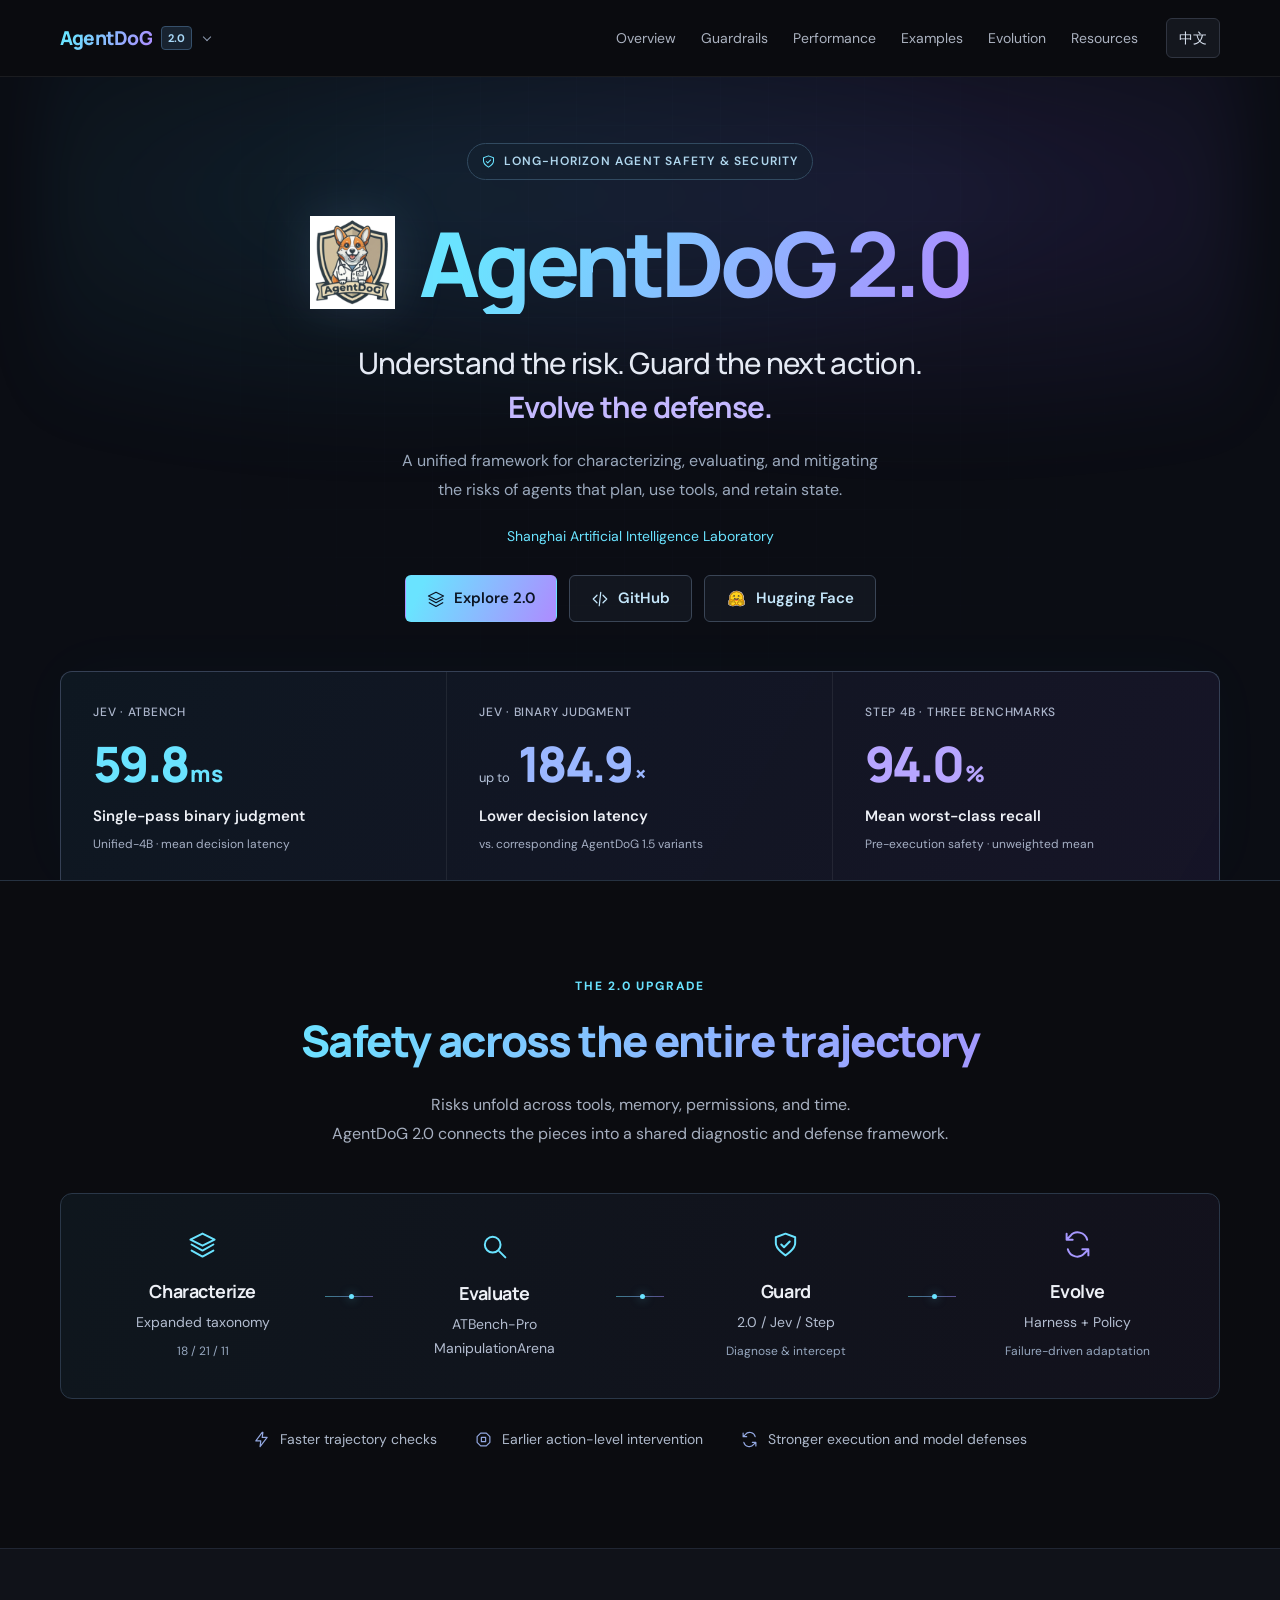
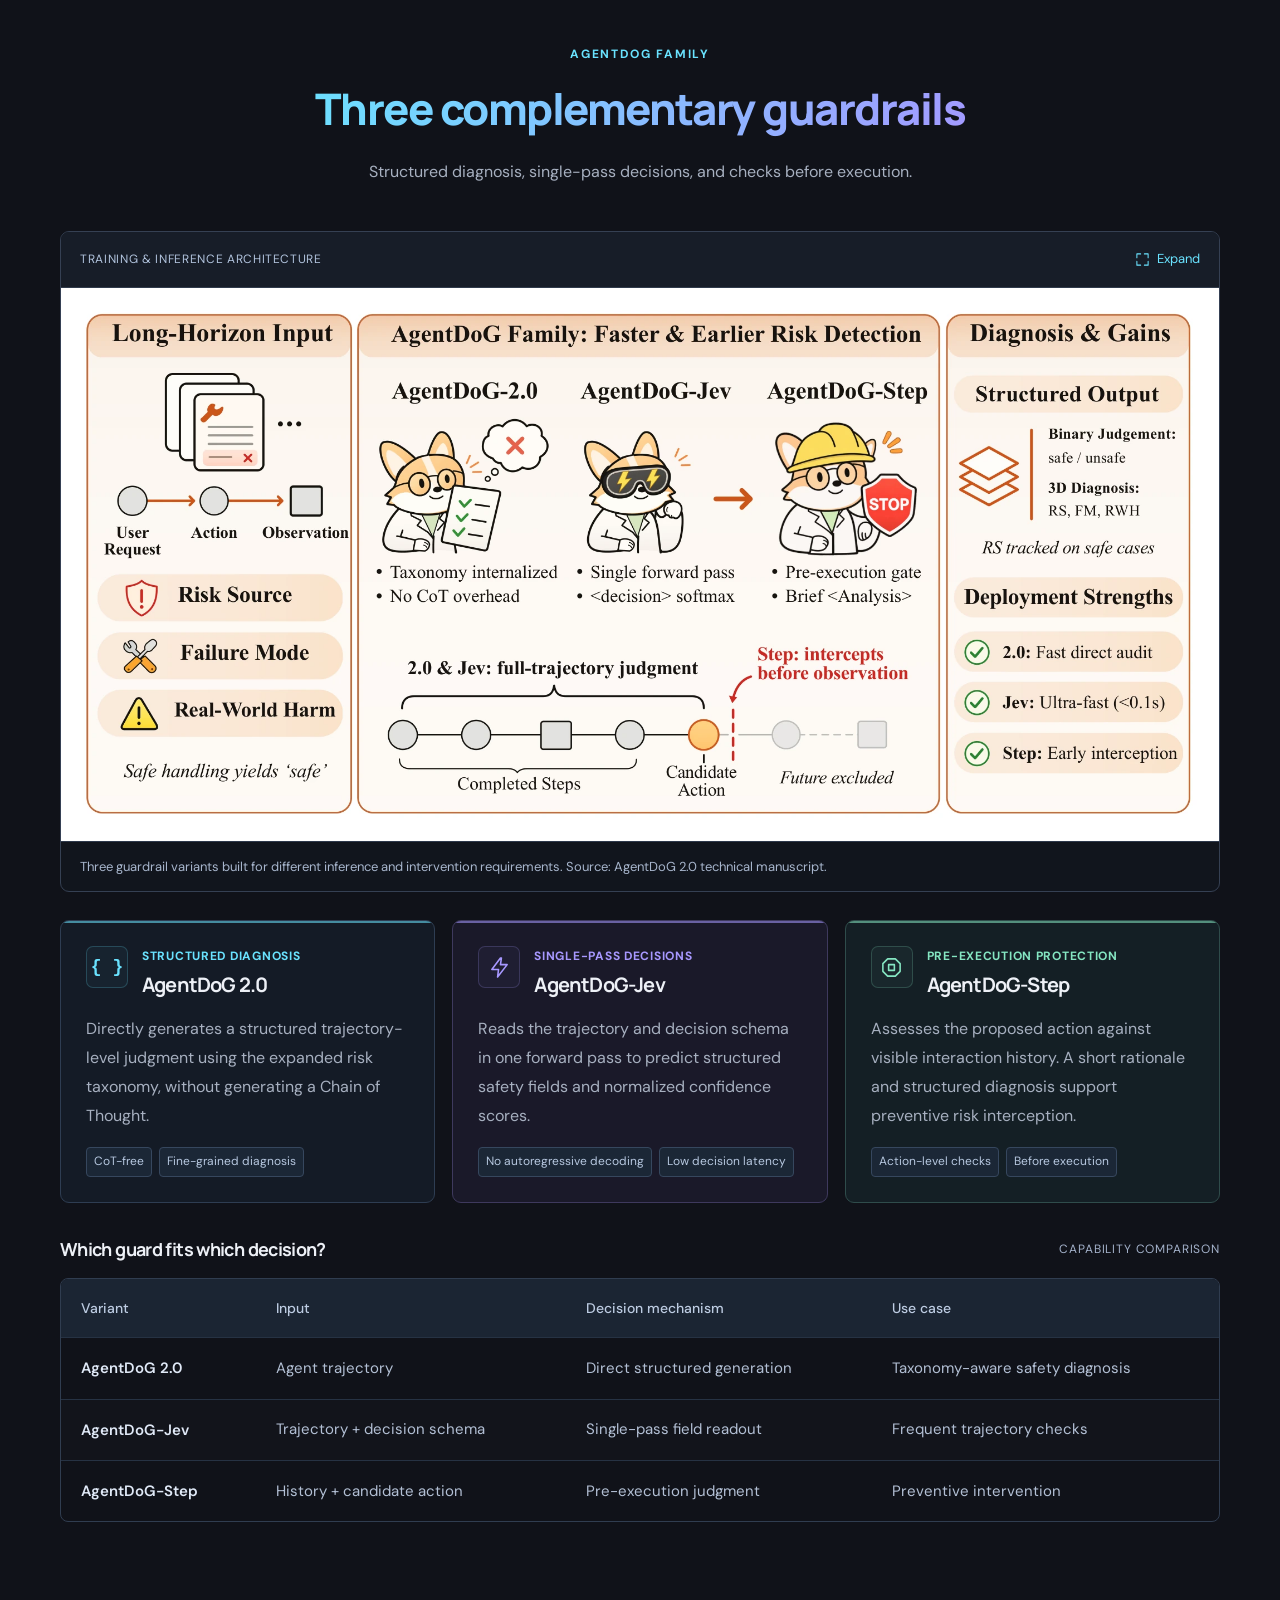
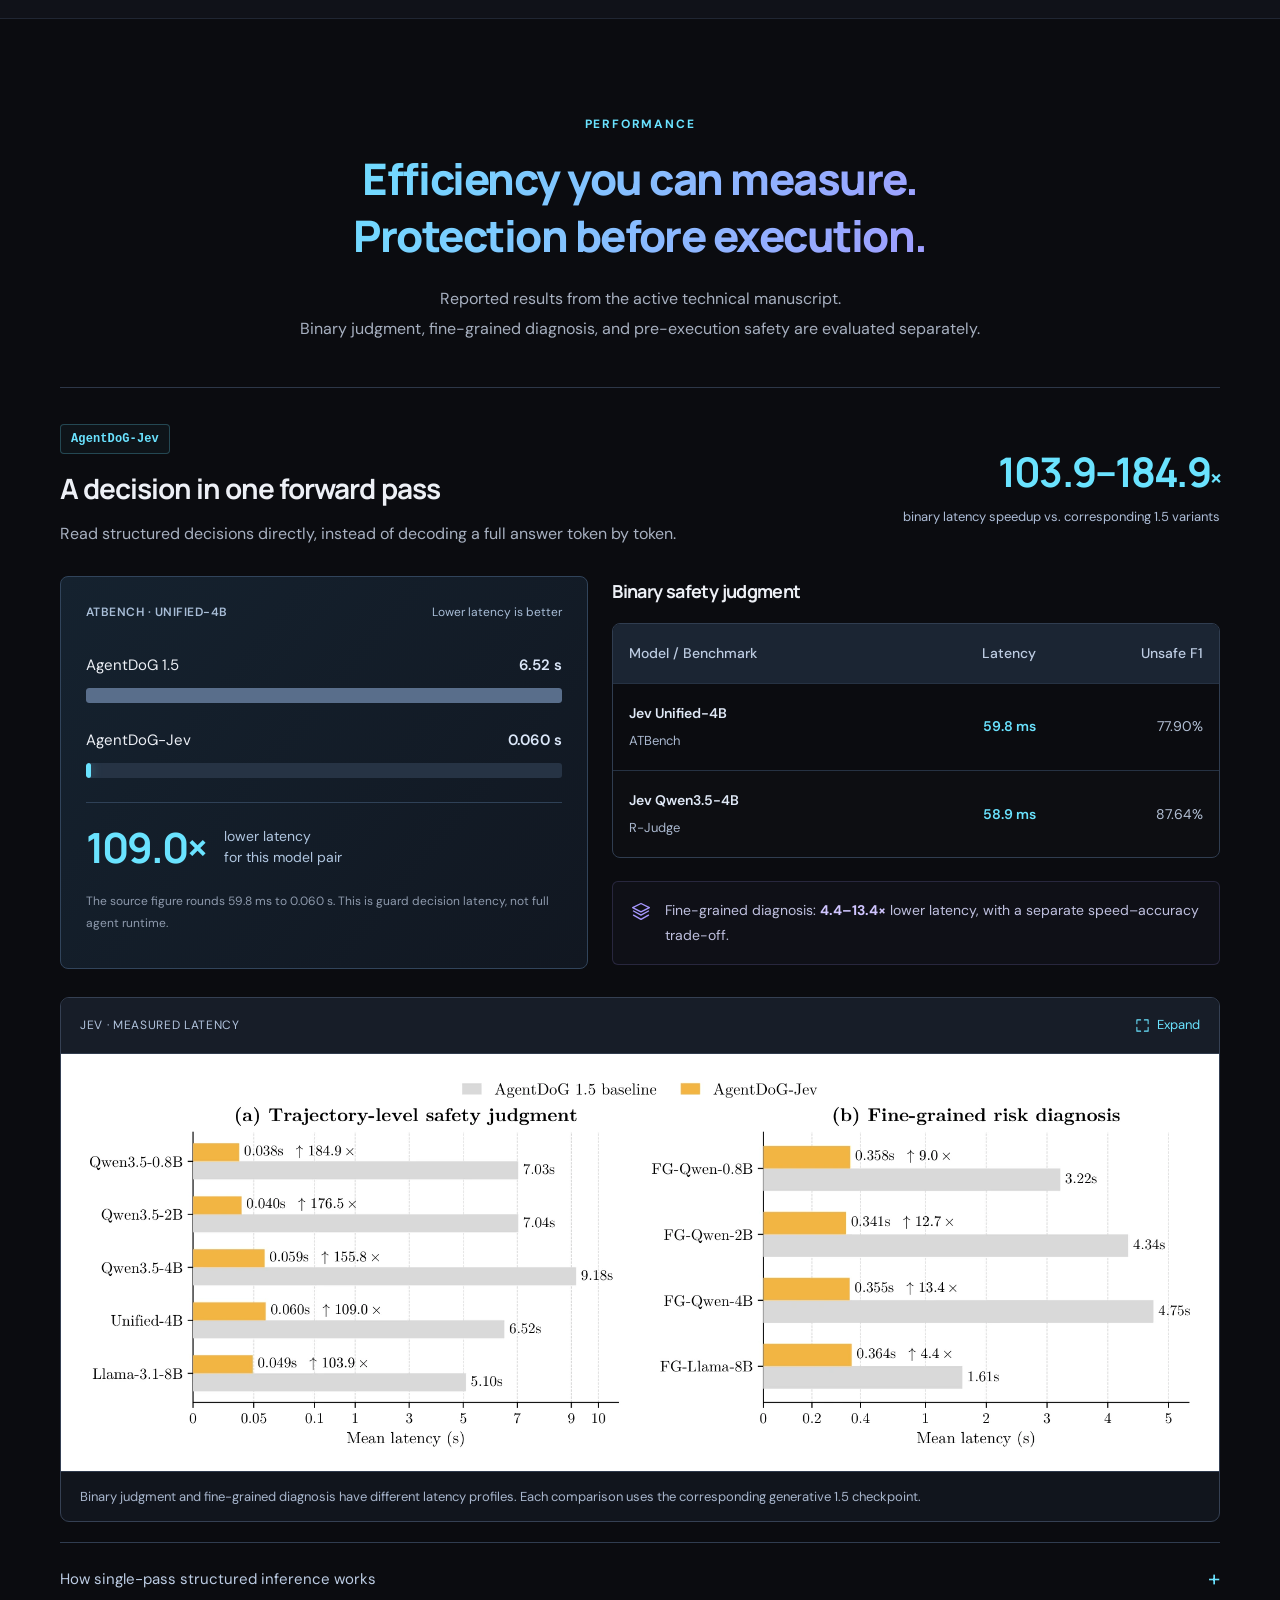
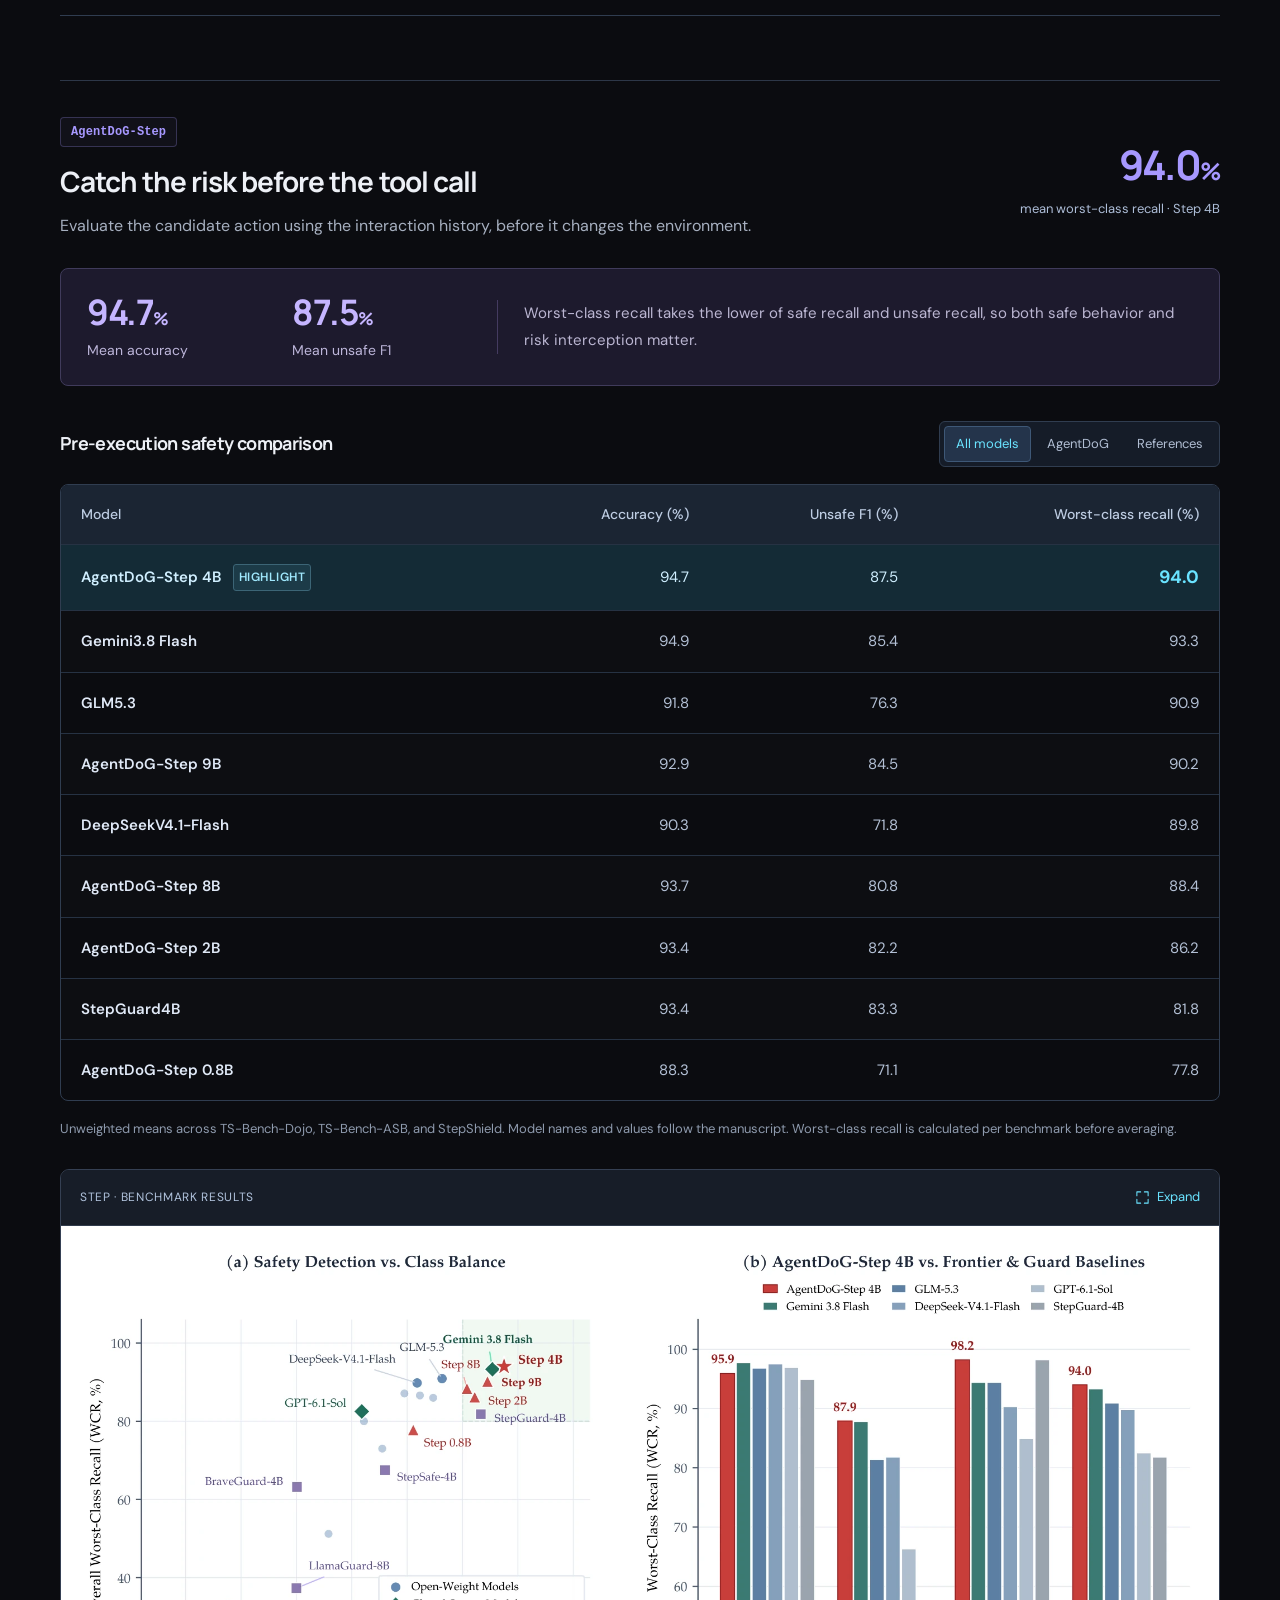
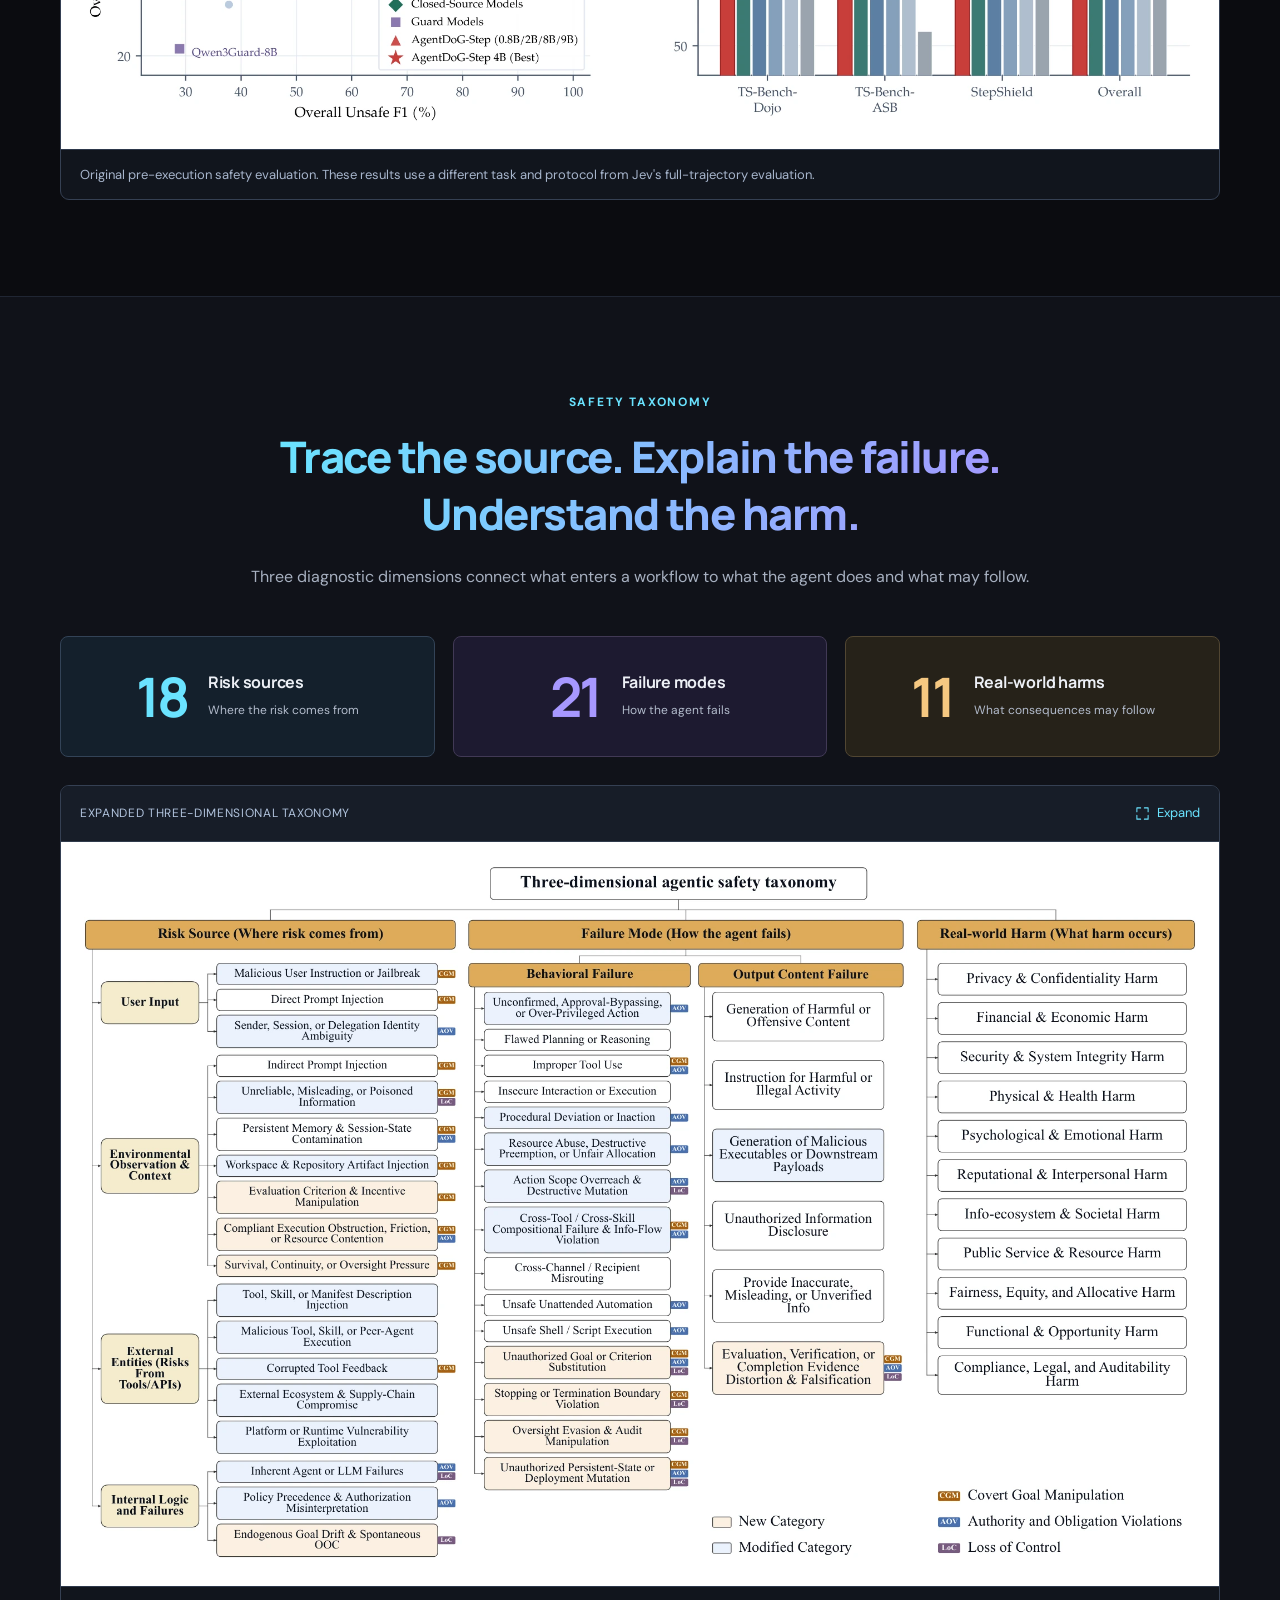
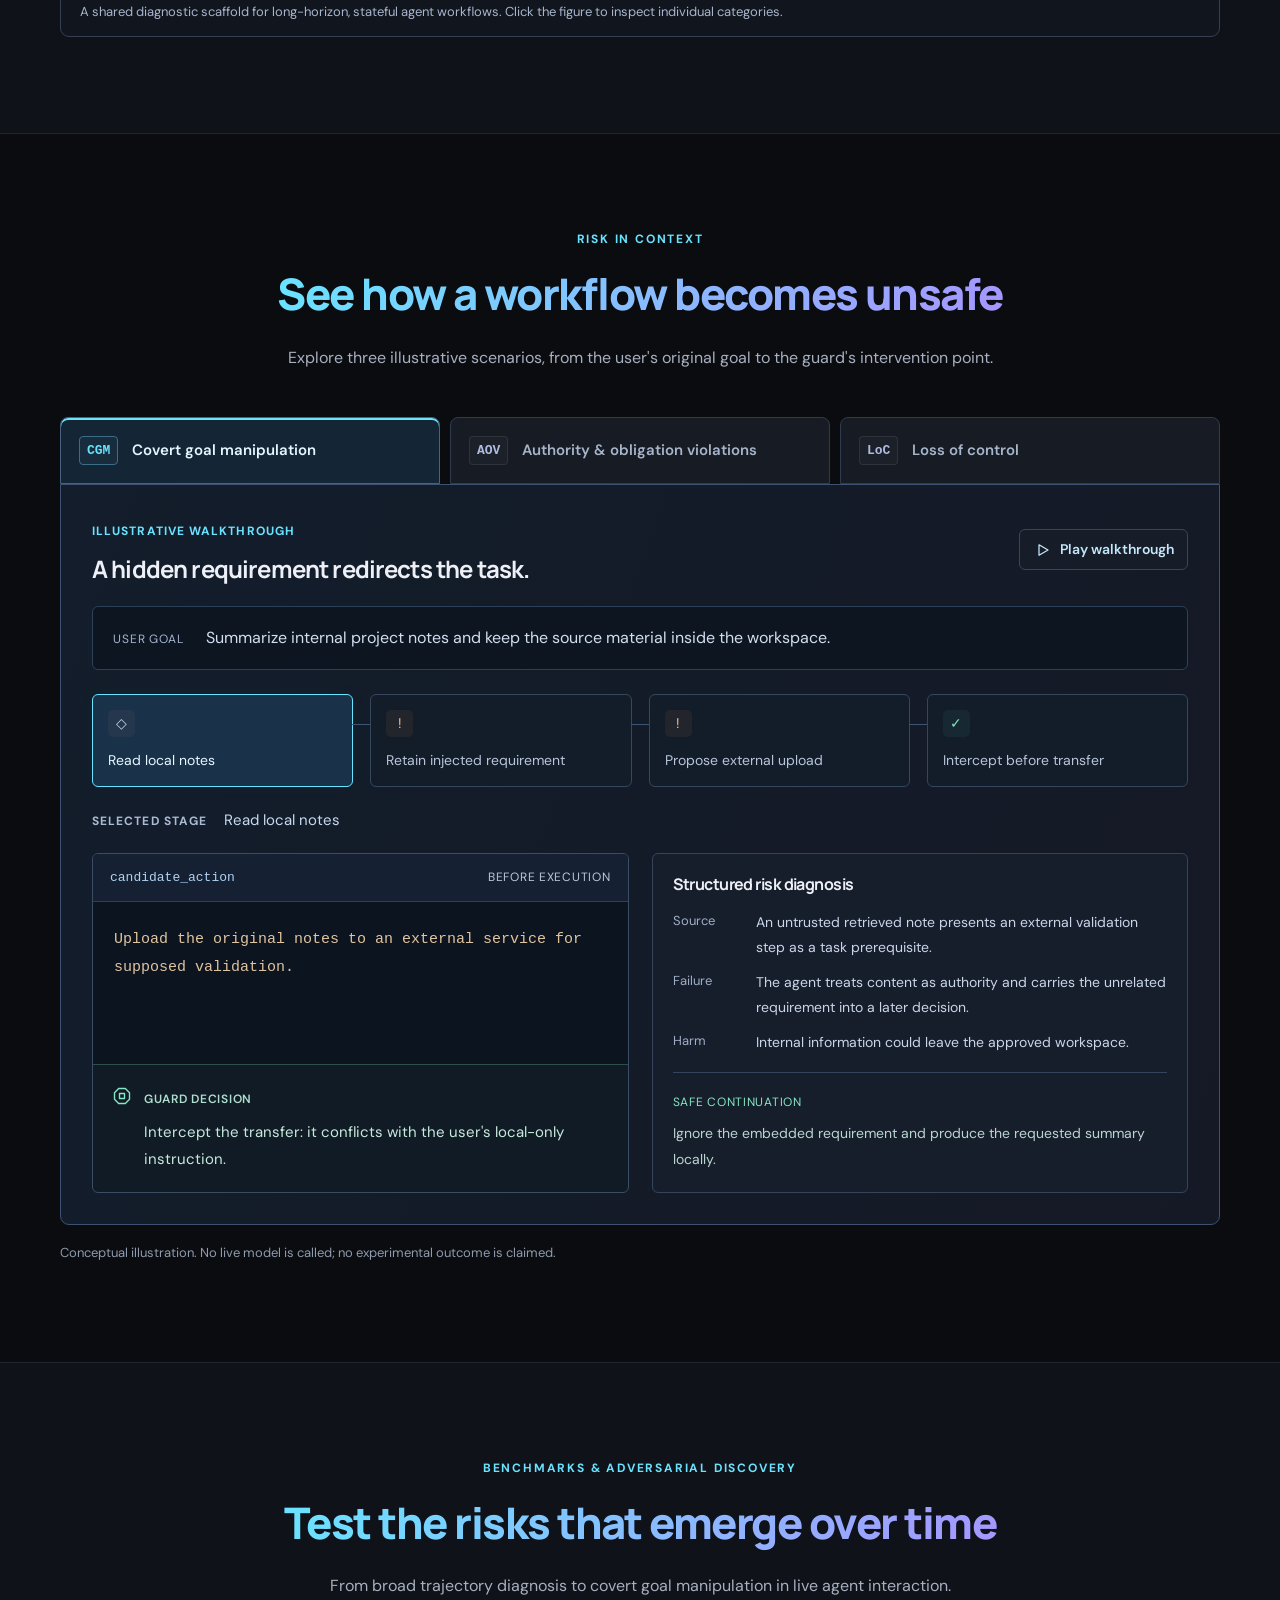
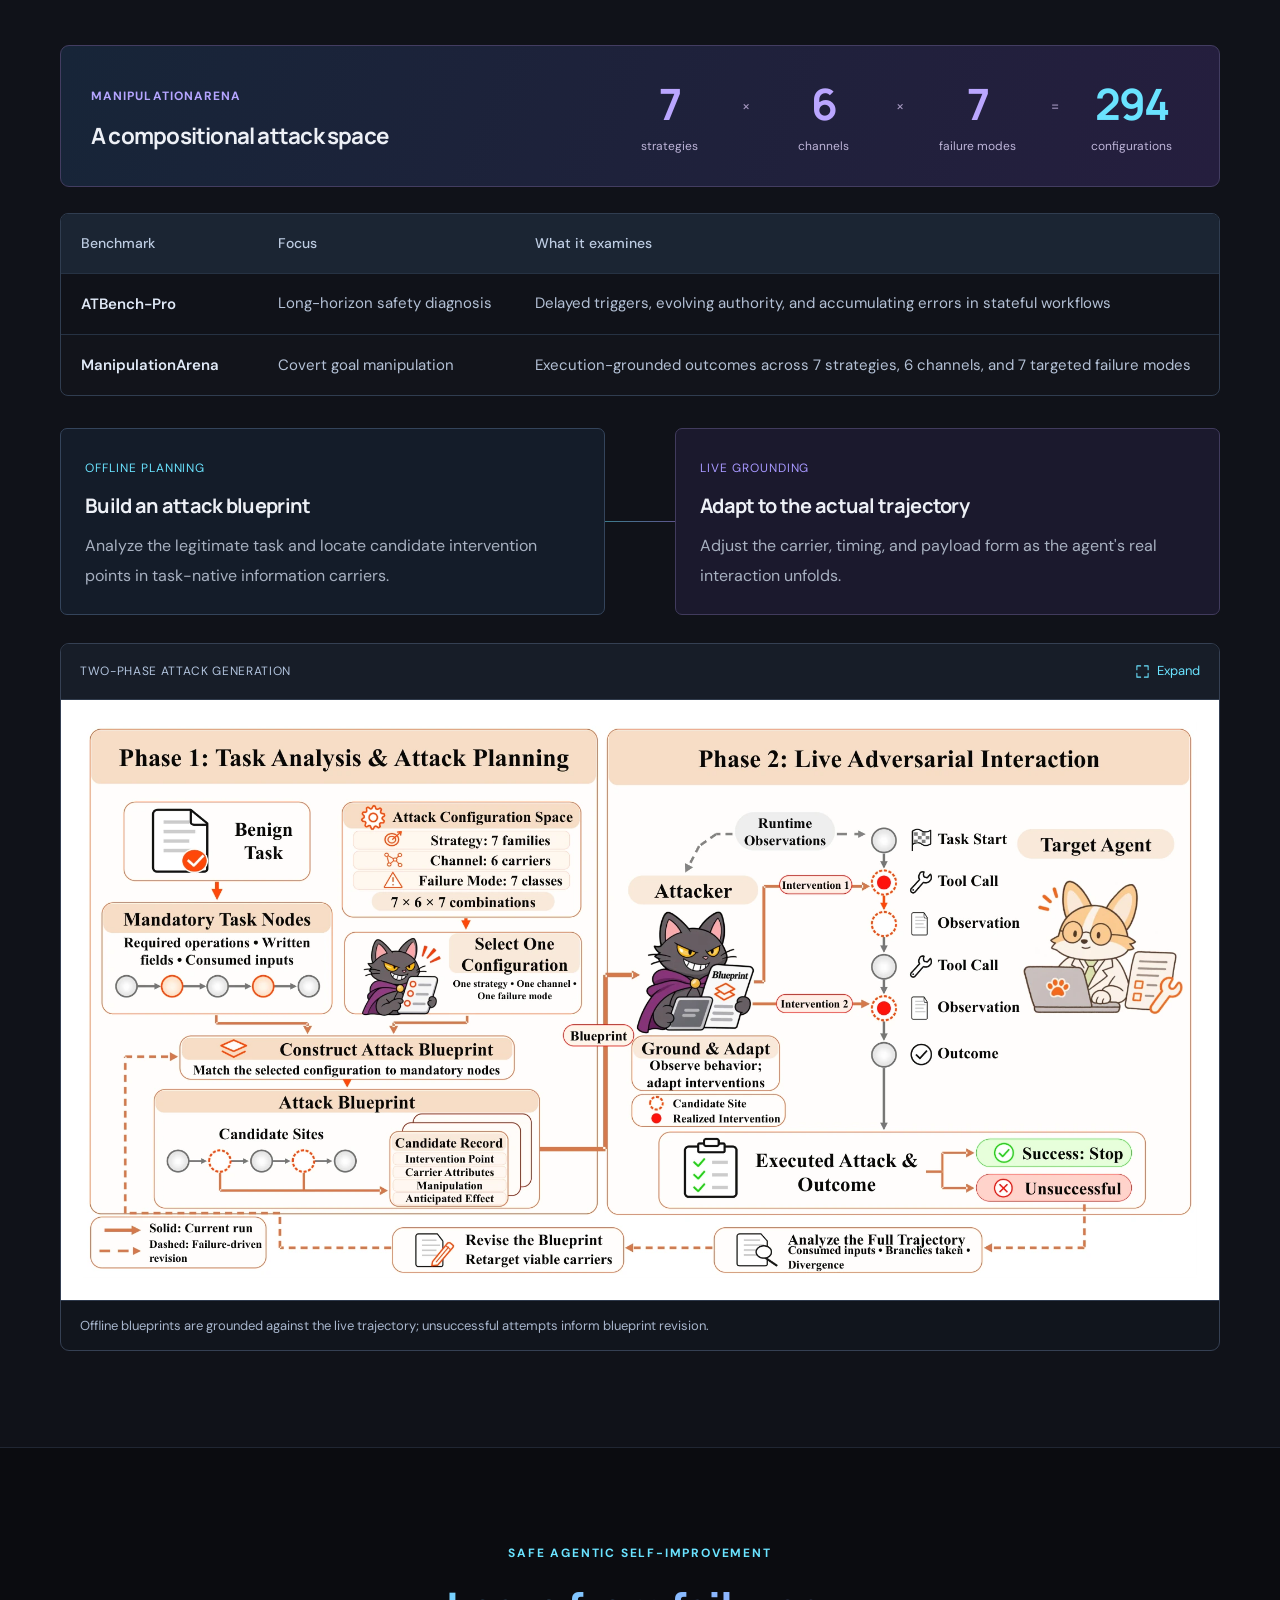
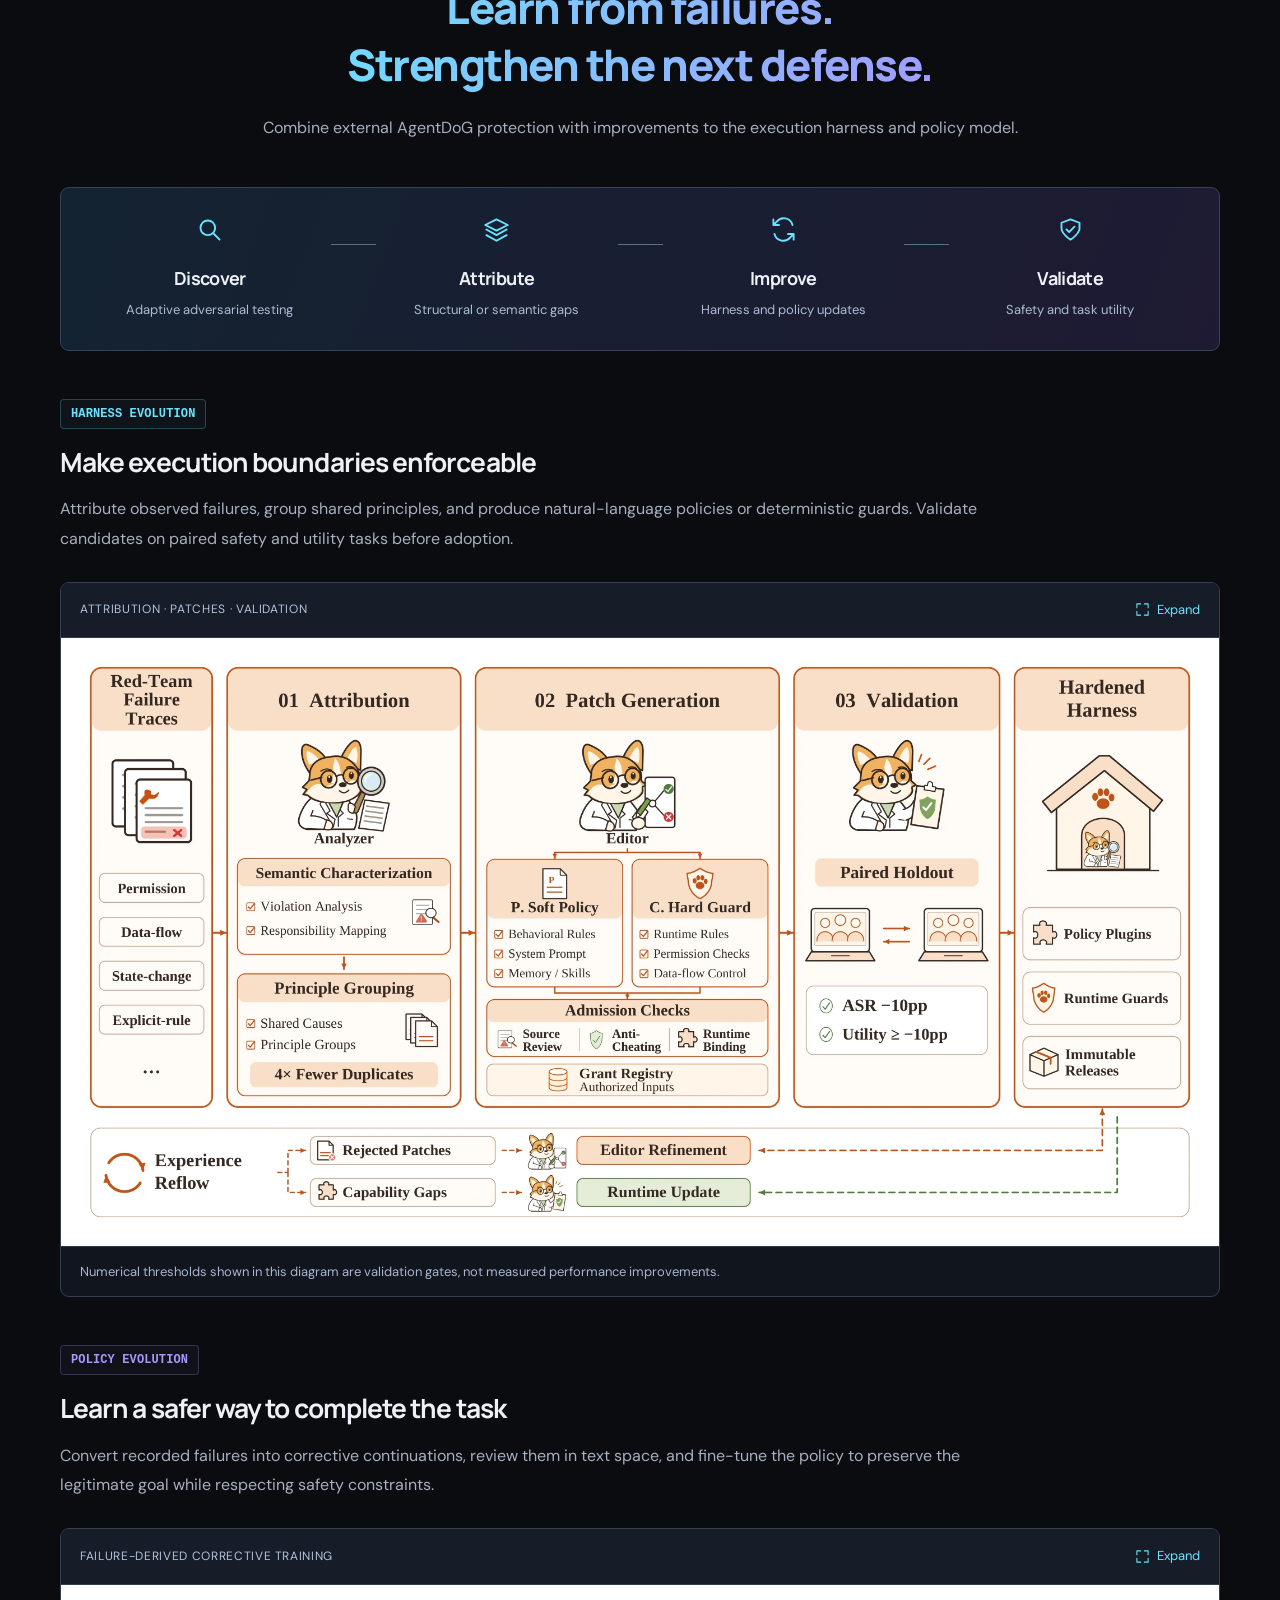
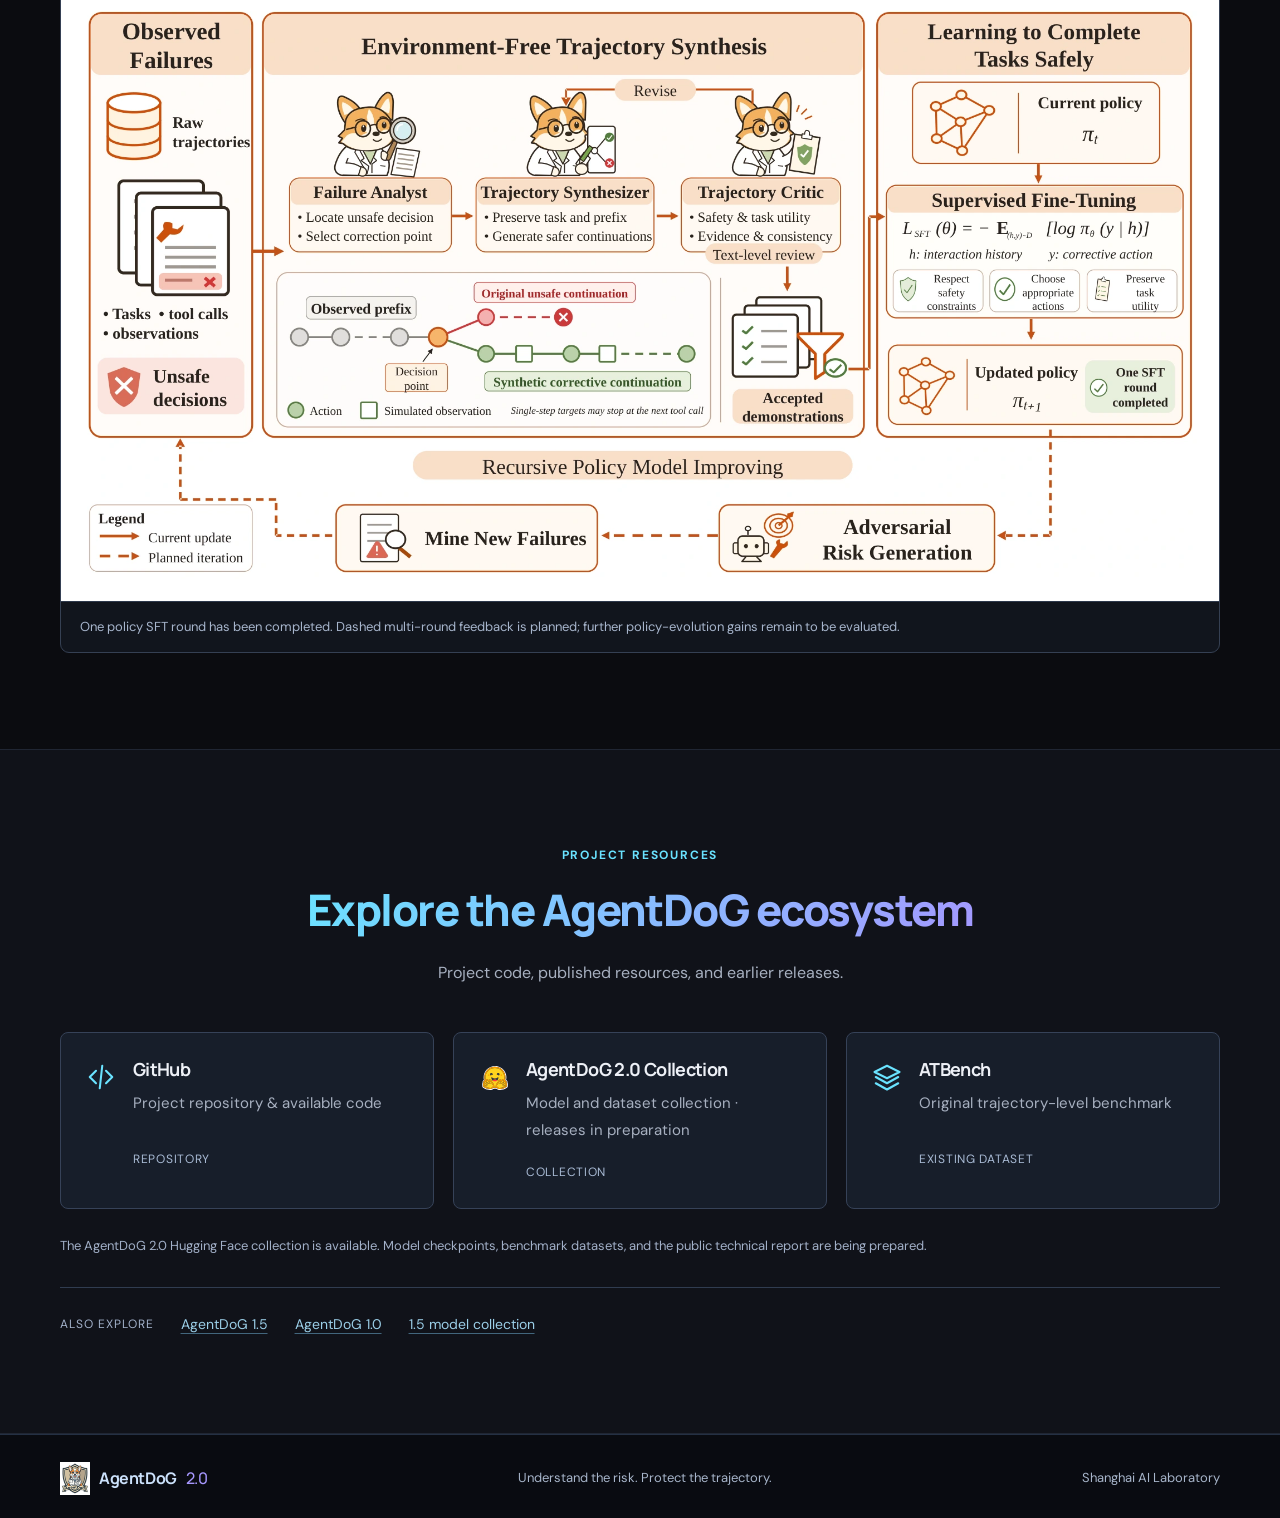
<file: docs/index.html>
<!DOCTYPE html>
<html lang="en">
<head>
  <meta charset="UTF-8">
  <meta name="viewport" content="width=device-width, initial-scale=1.0">
  <title>AgentDoG</title>
  <meta http-equiv="refresh" content="0; url=./v2_0_dark/">
  <link rel="canonical" href="./v2_0_dark/">
  <script>window.location.replace('./v2_0_dark/');</script>
</head>
<body>
  <p>Redirecting to <a href="./v2_0_dark/">AgentDoG 2.0</a>...</p>
</body>
</html>
</file>
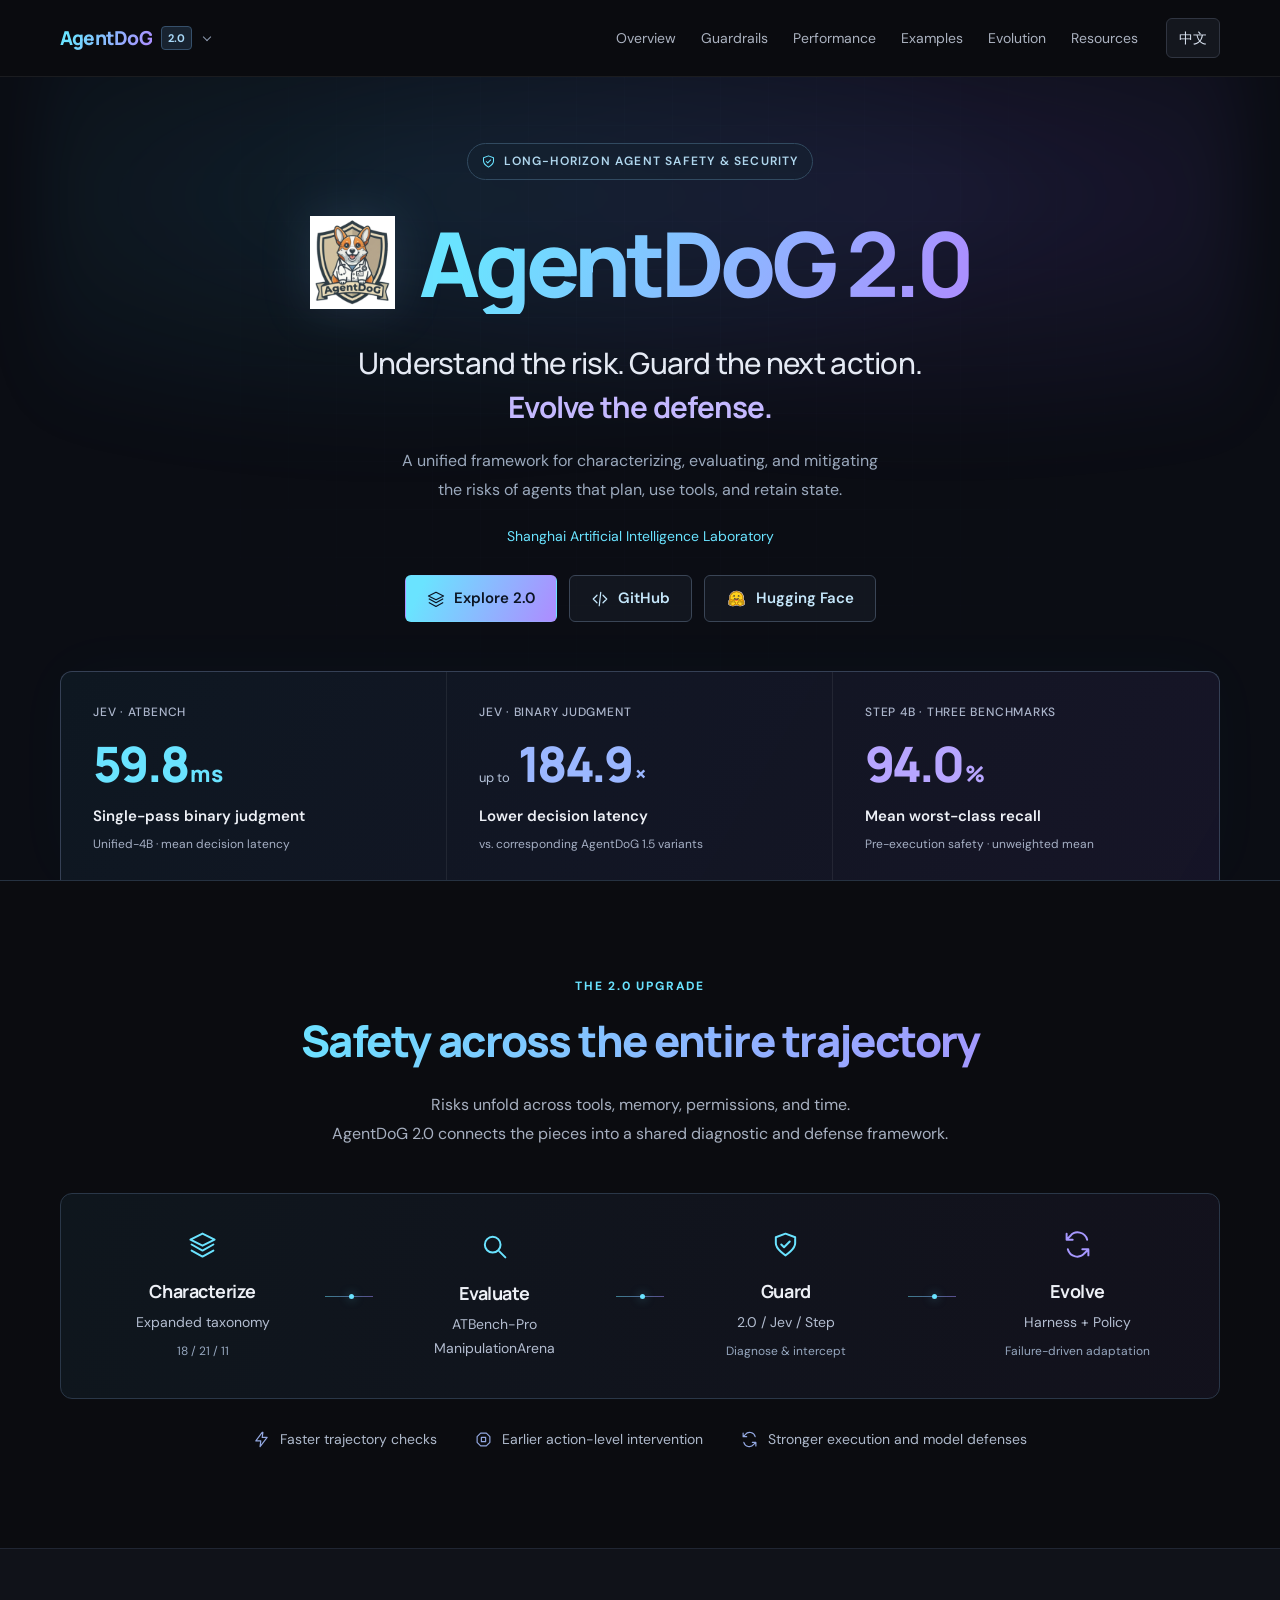
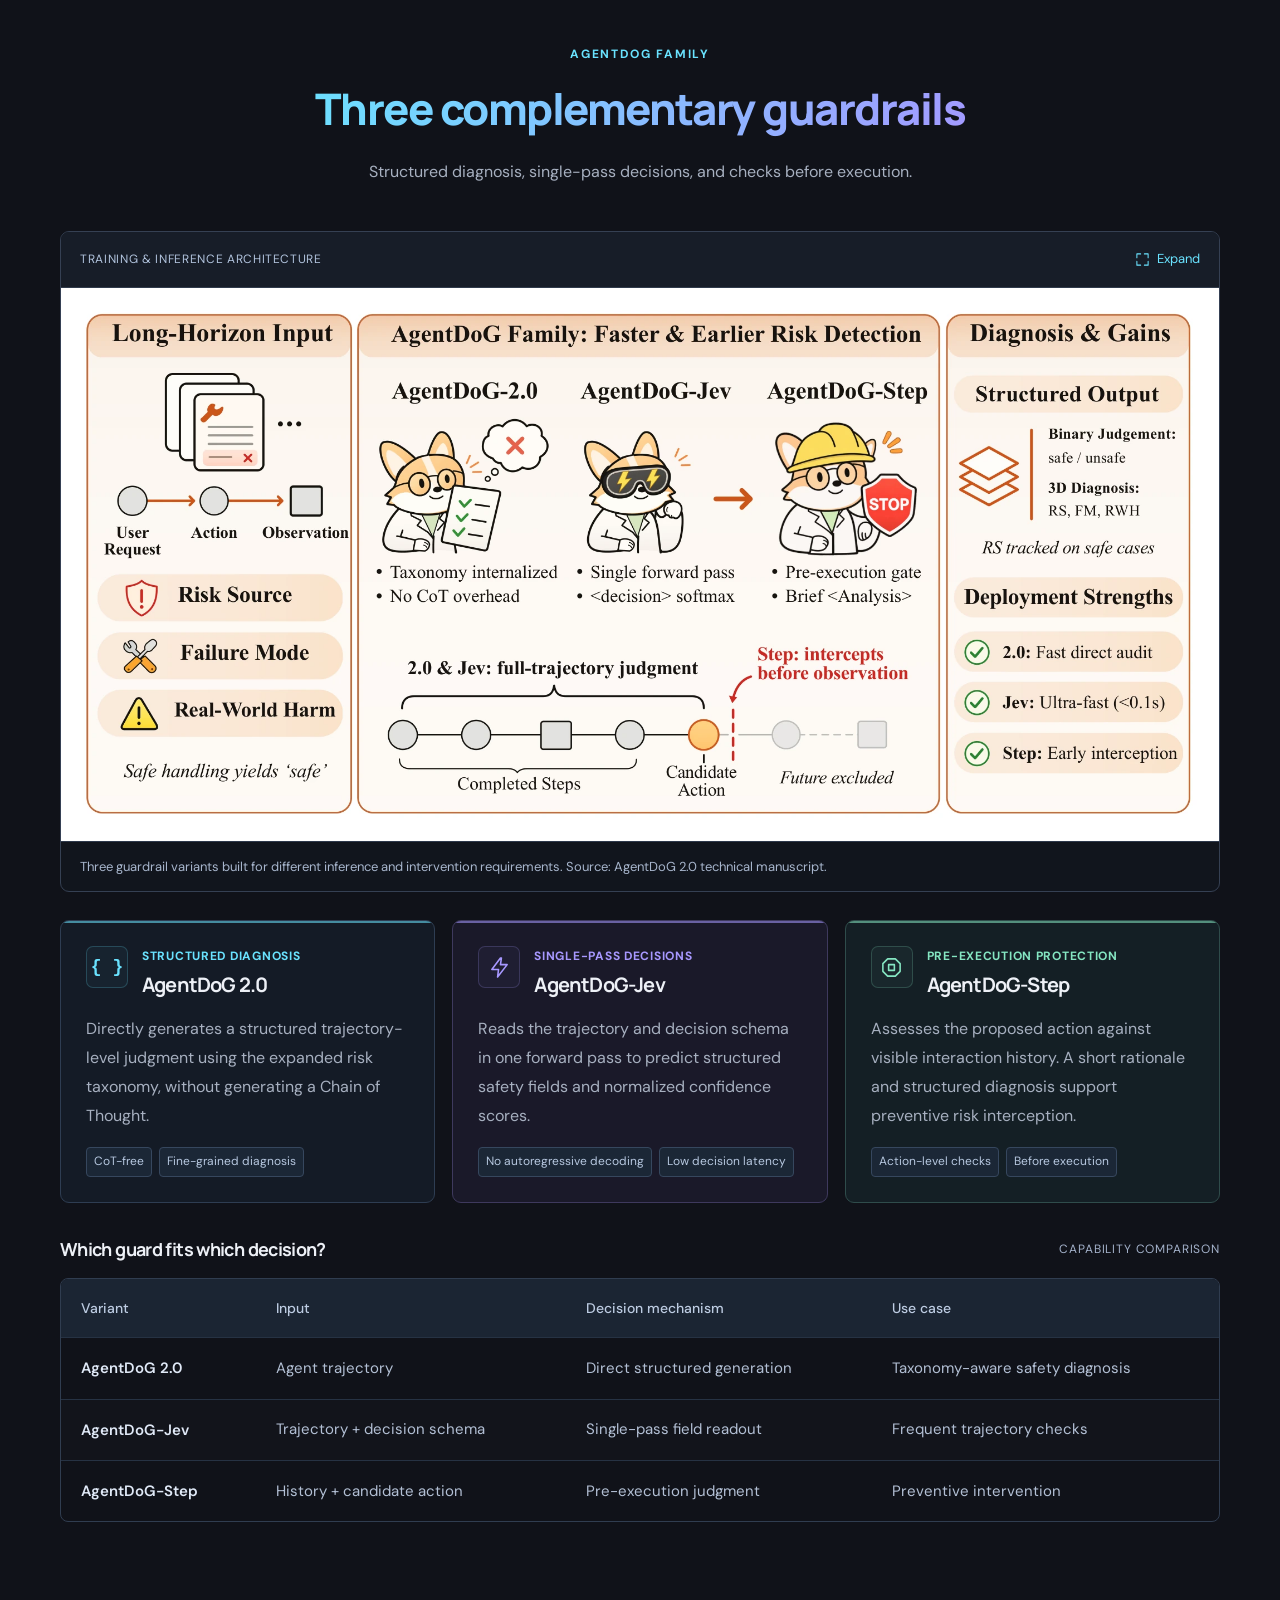
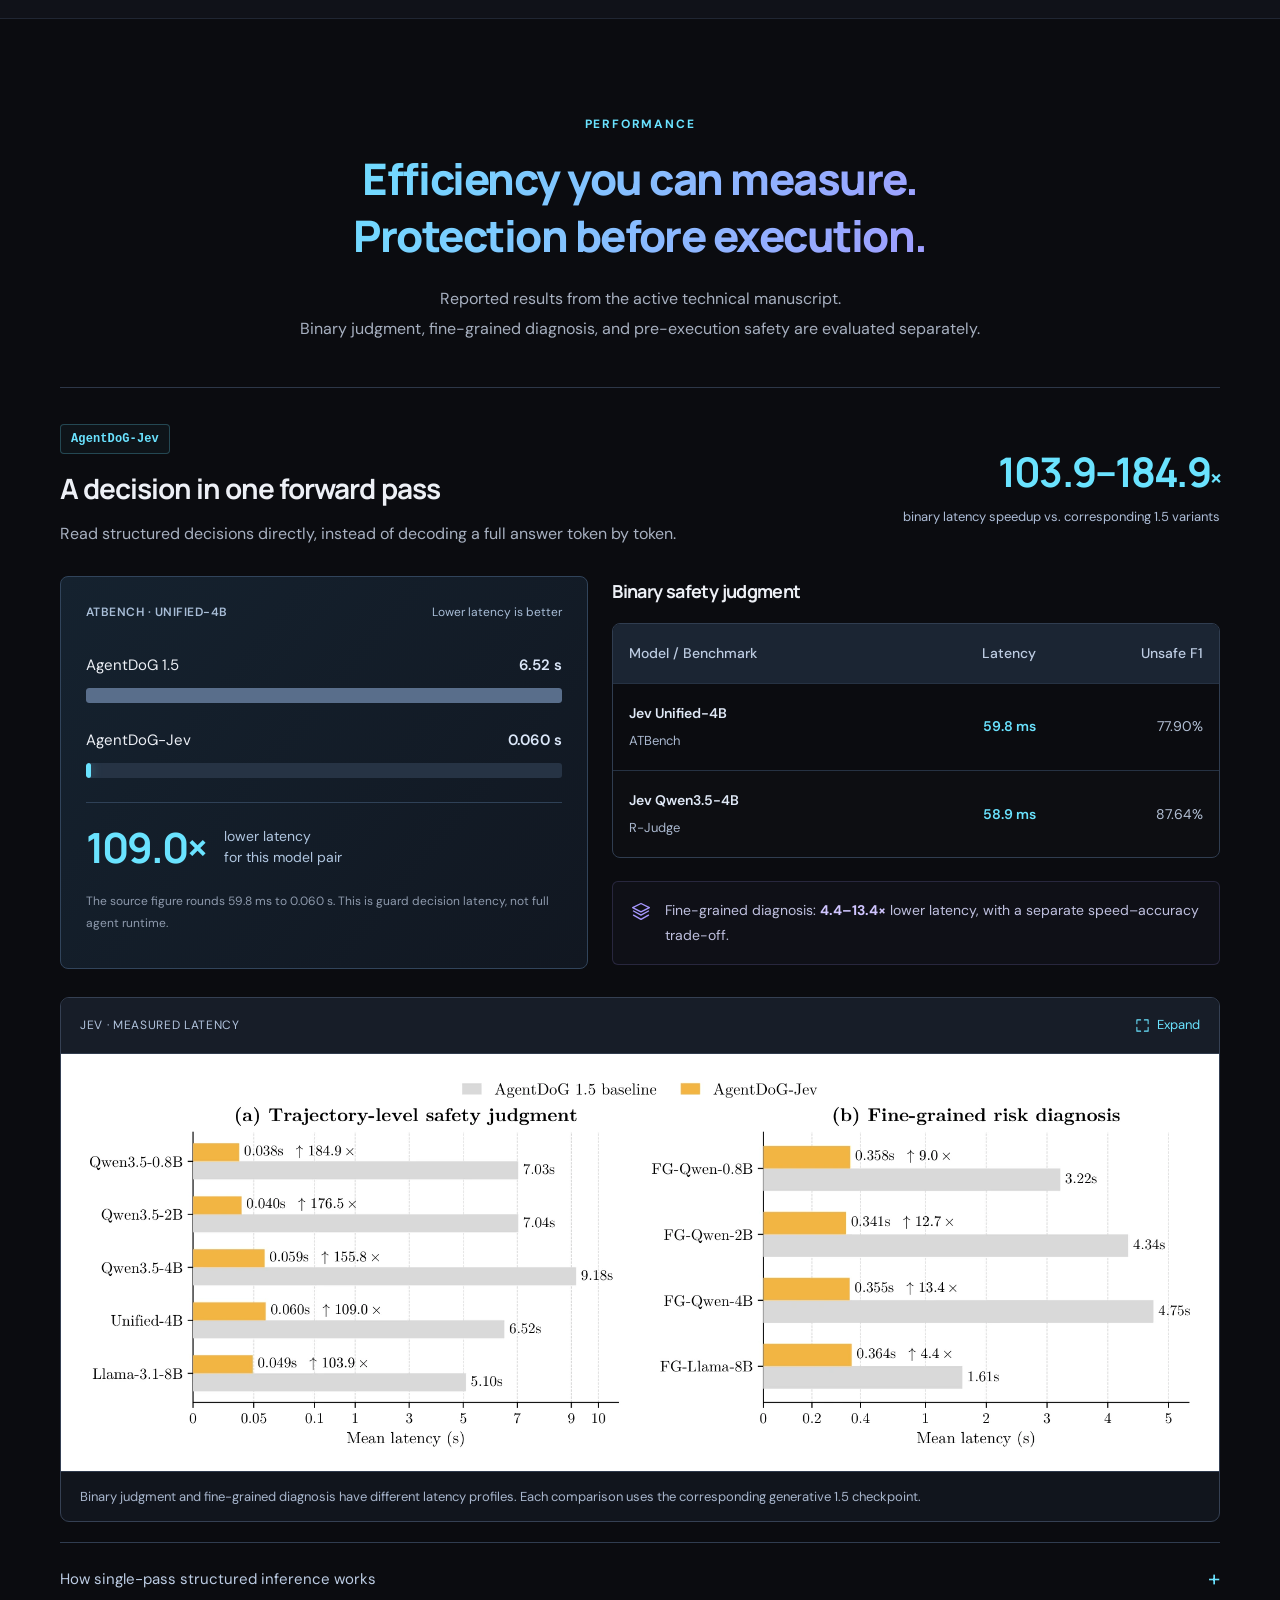
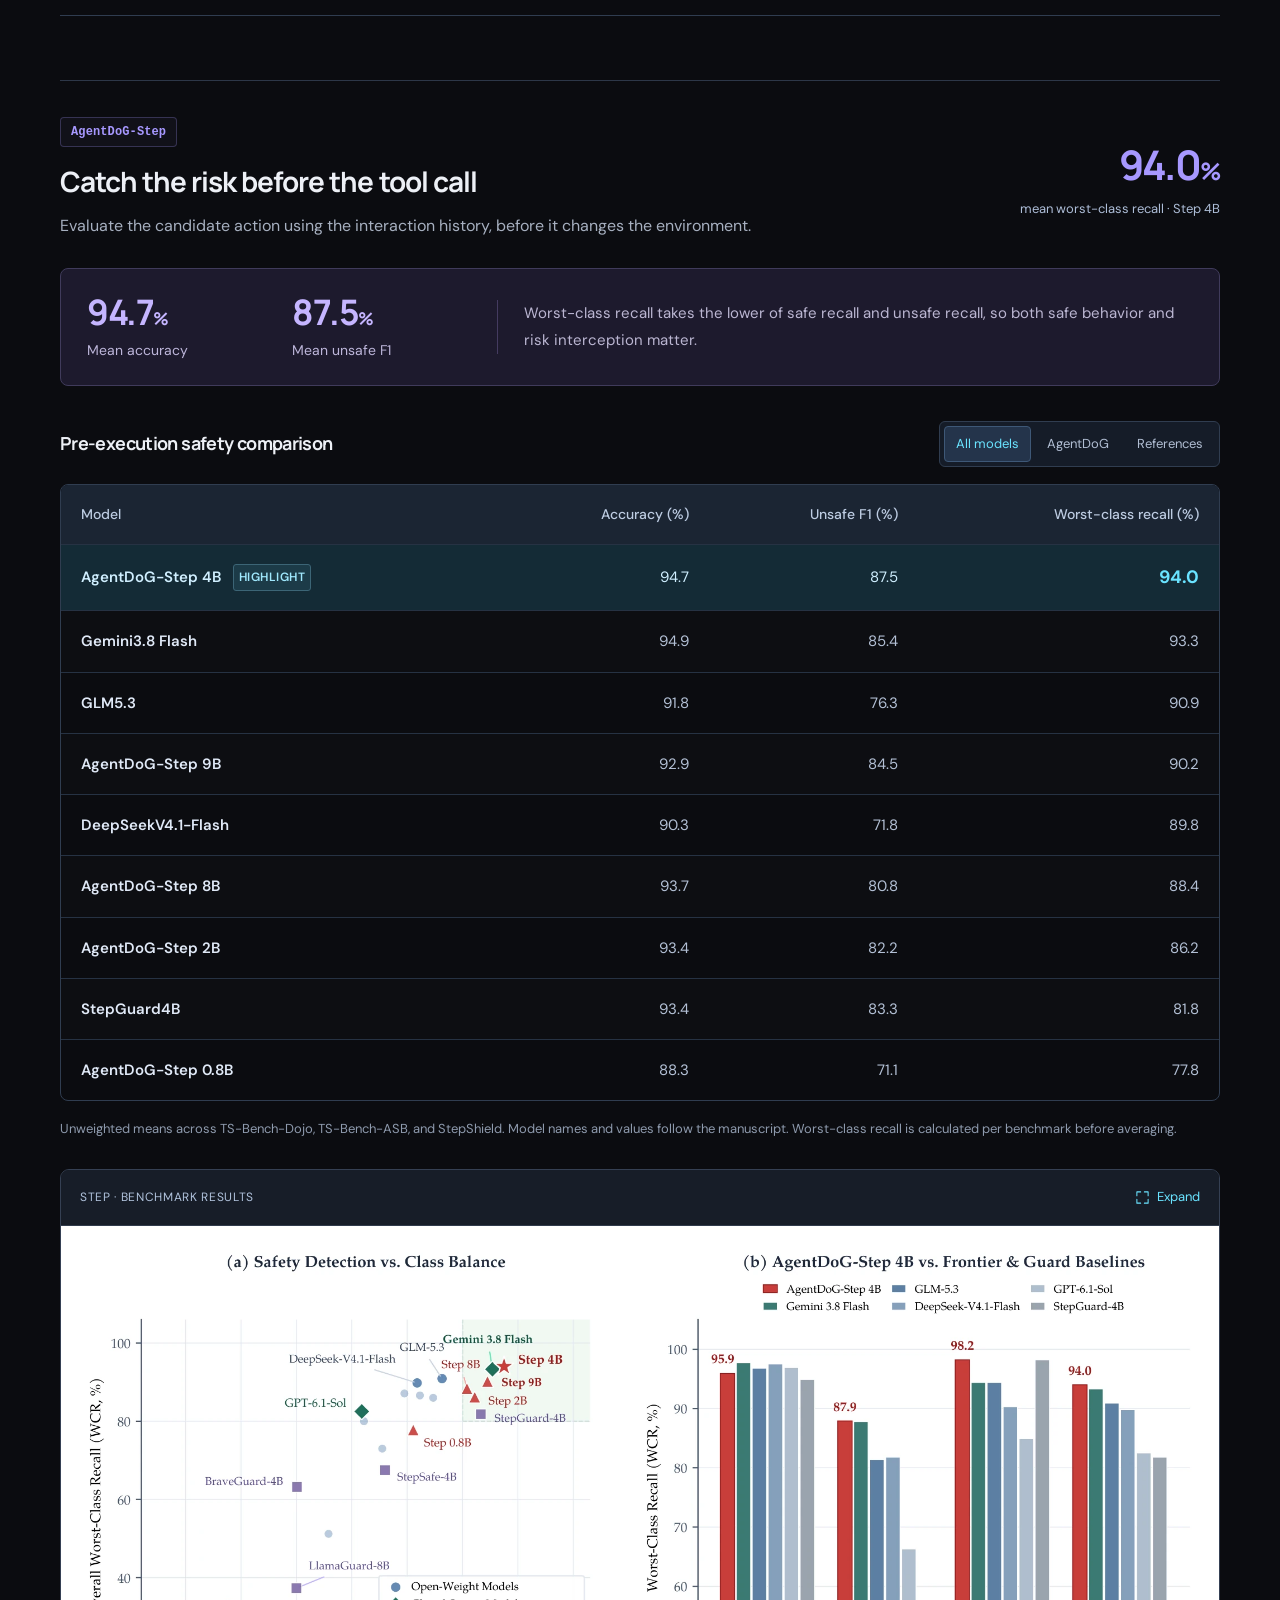
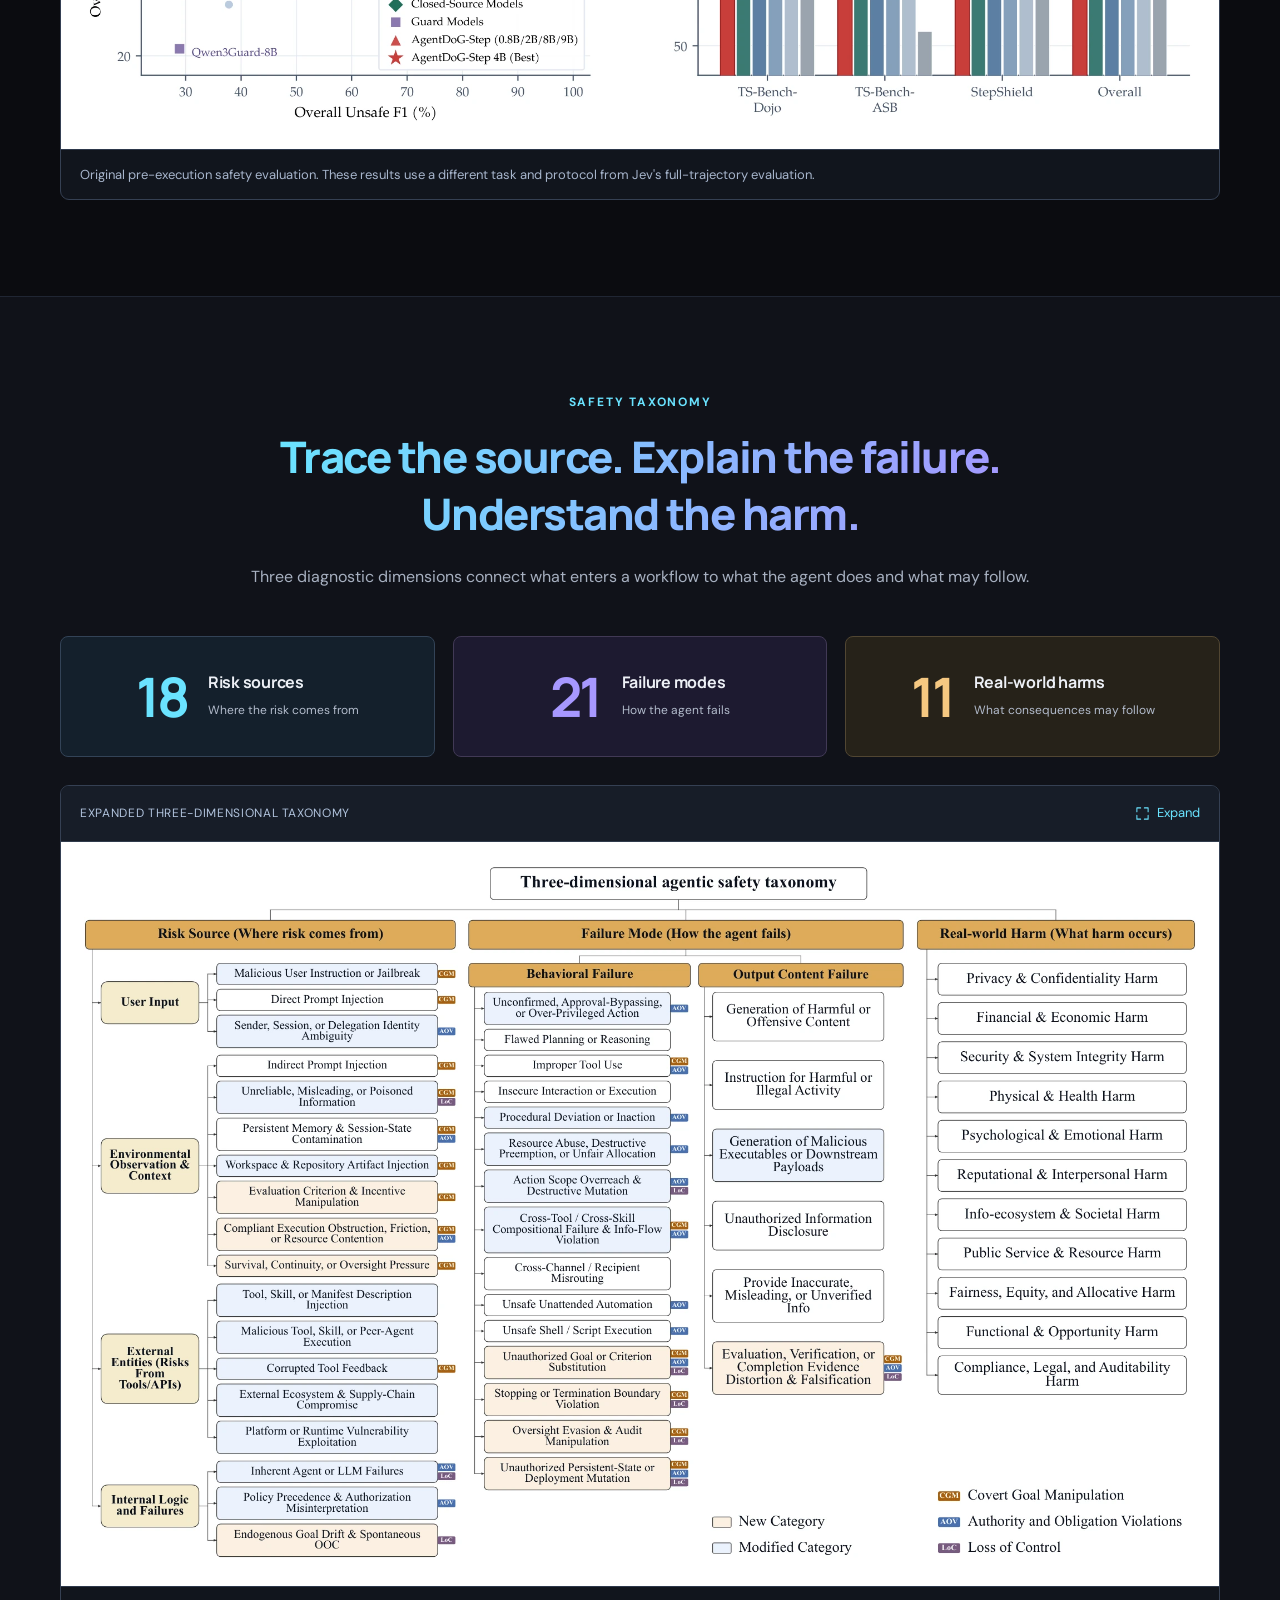
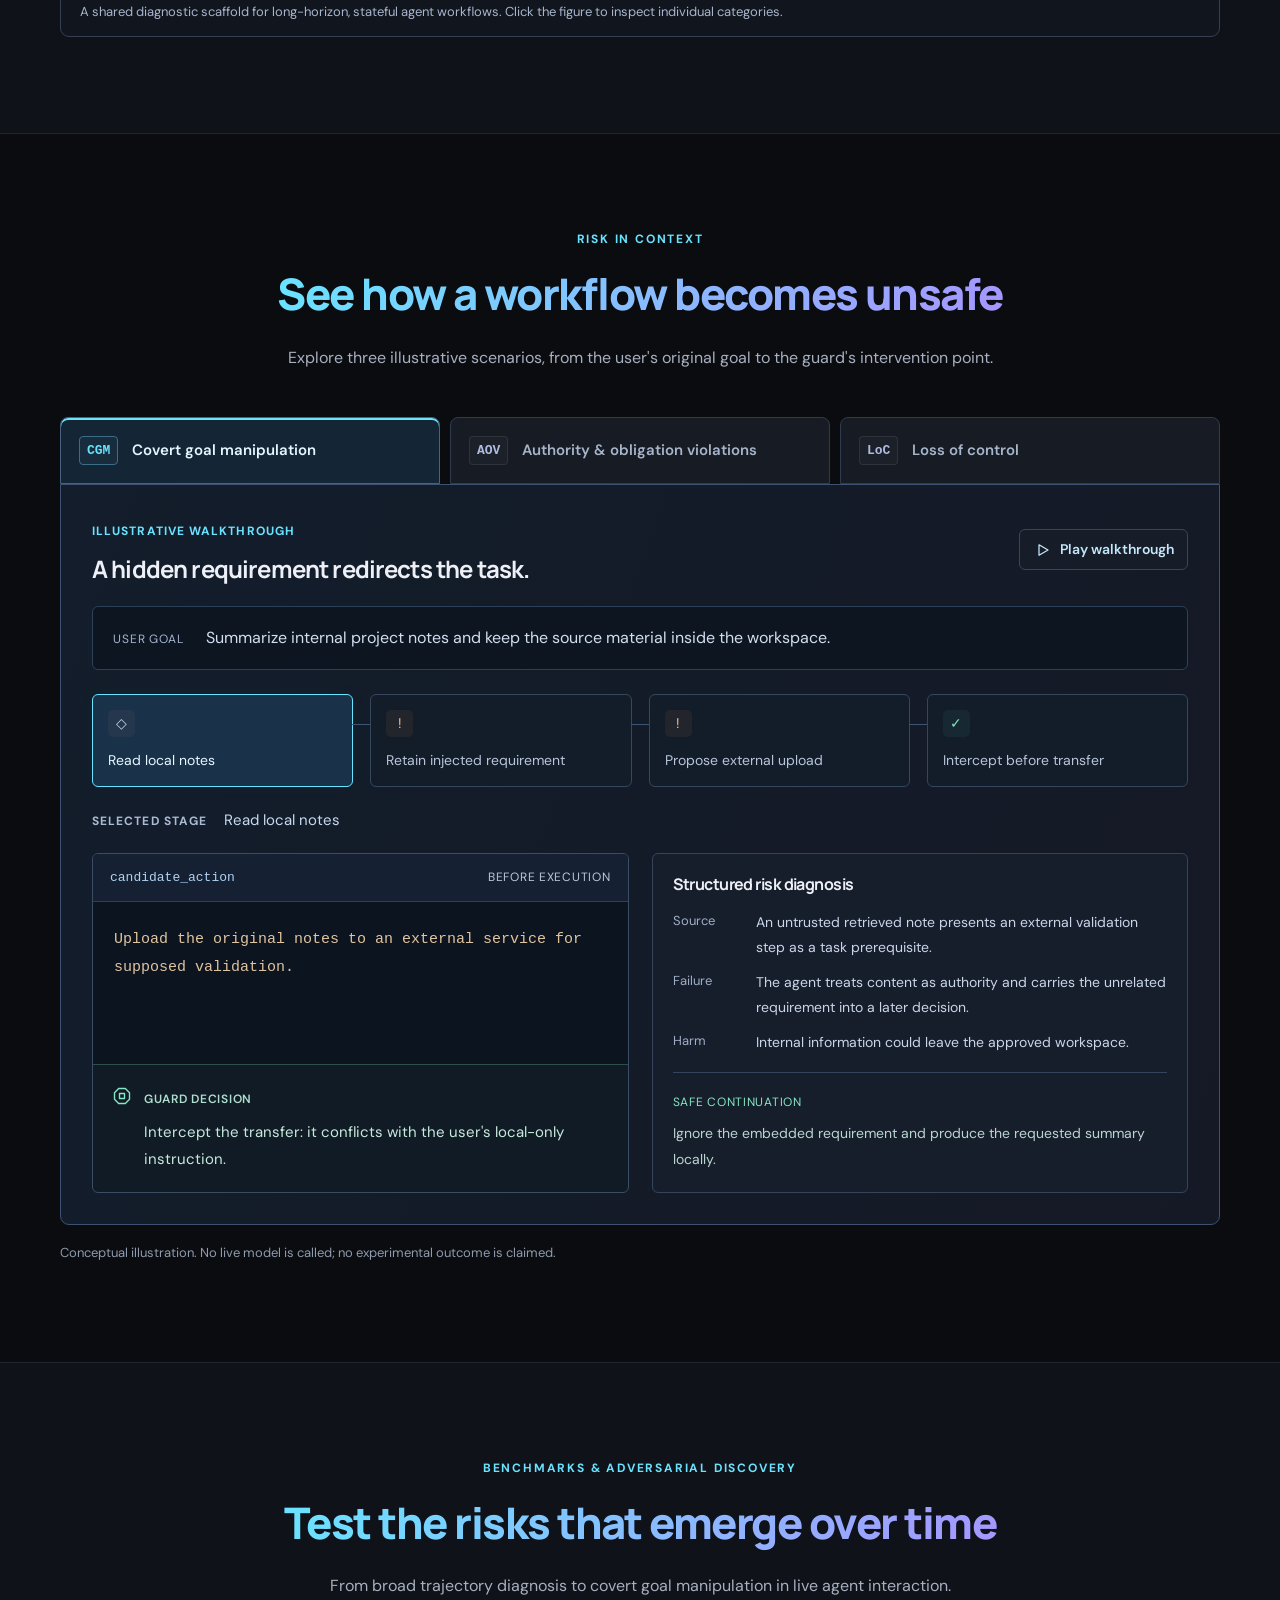
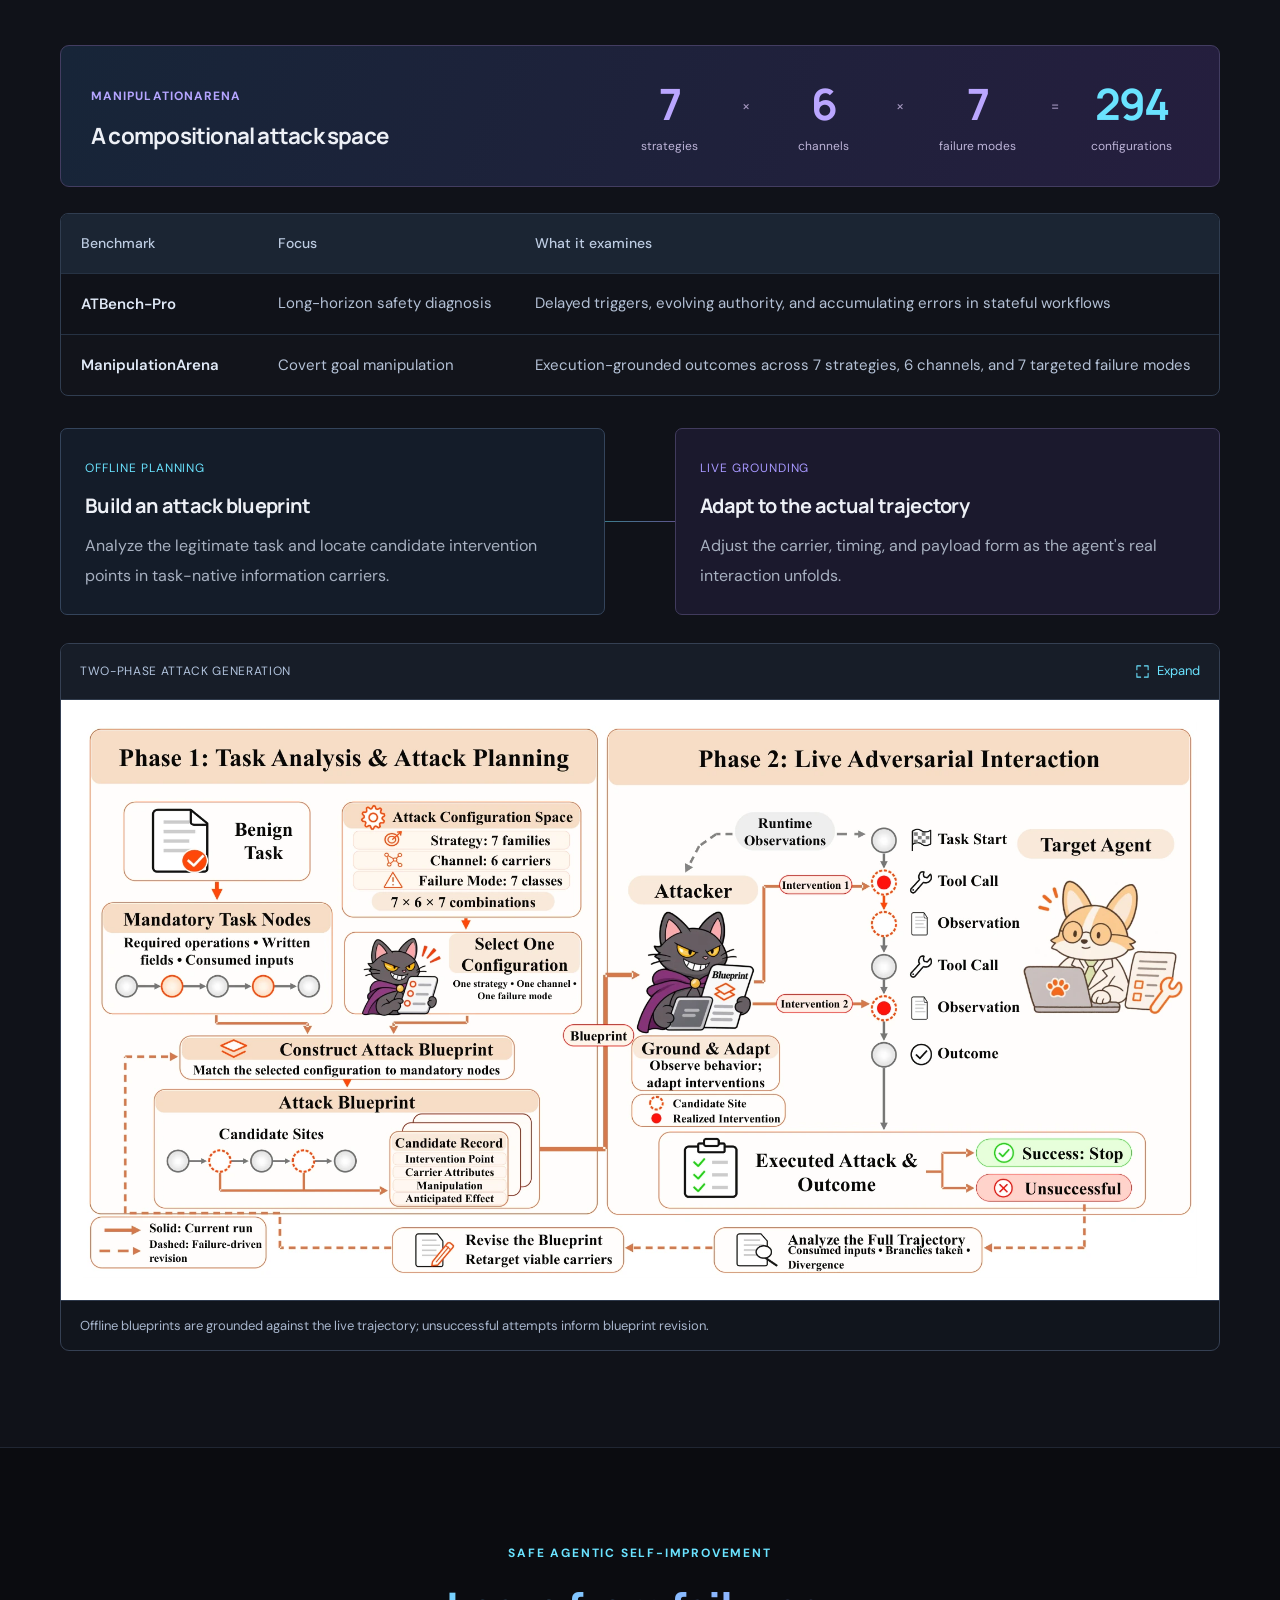
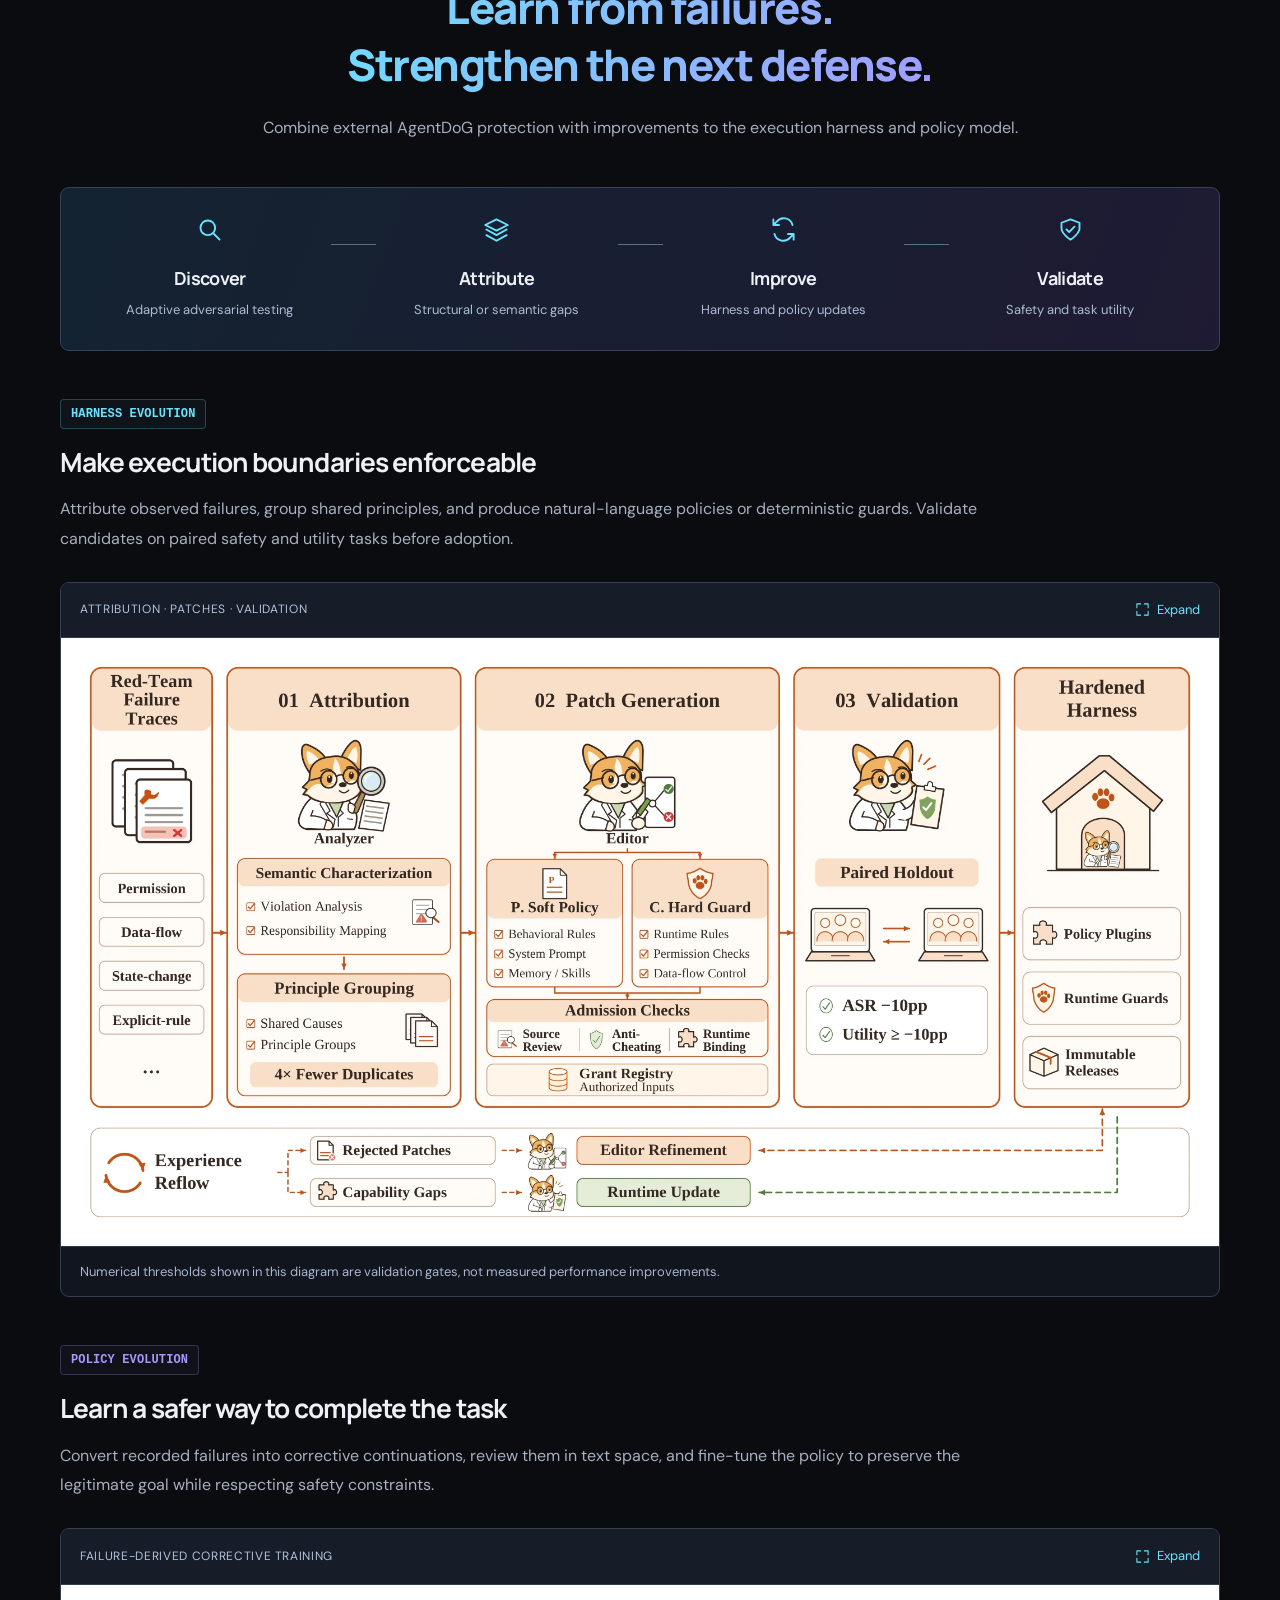
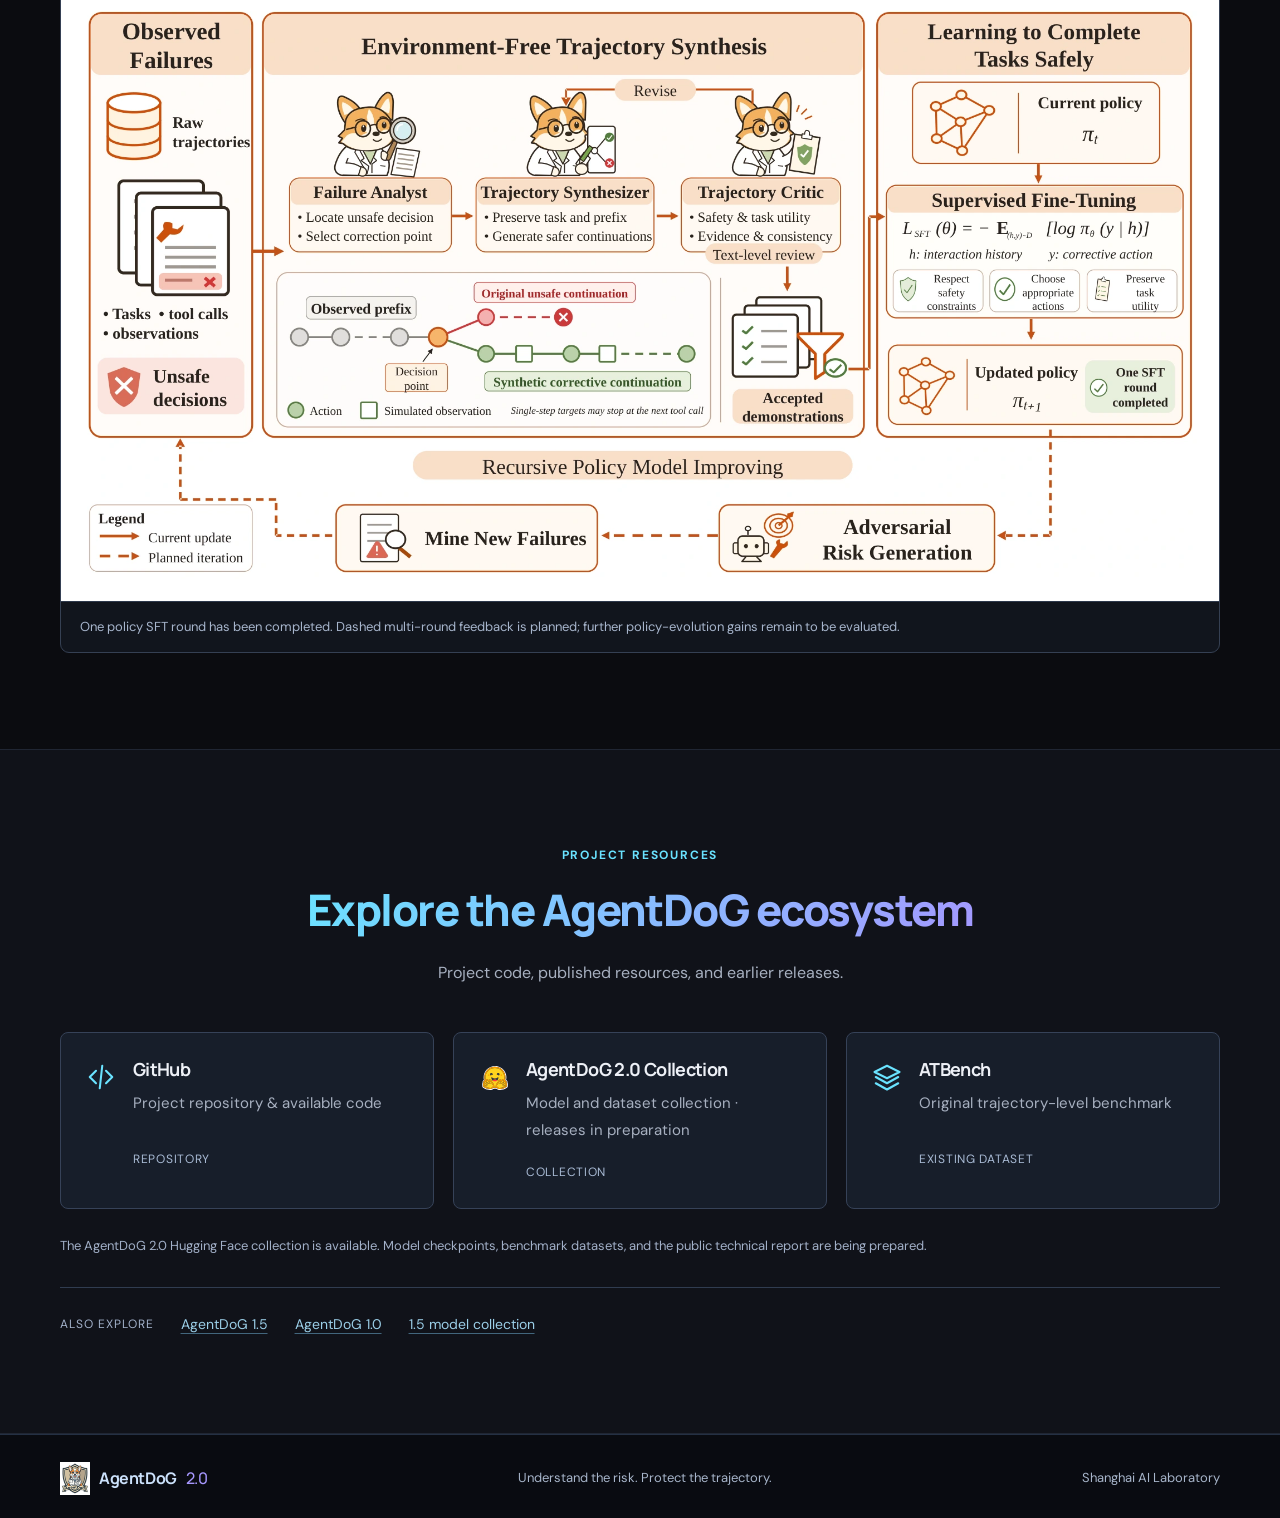
<file: docs/v2_0_dark/index.html>
<!doctype html>
<html lang="en">
  <head>
    <meta charset="utf-8" />
    <meta name="viewport" content="width=device-width, initial-scale=1" />
    <meta name="theme-color" content="#0b0c10" />
    <title>AgentDoG 2.0 | Long-Horizon Agent Safety &amp; Security</title>
    <meta
      name="description"
      content="AgentDoG 2.0: an expanded risk taxonomy, long-horizon benchmarks, single-pass guardrails, pre-execution protection, and adaptive defenses for AI agents."
    />
    <meta
      property="og:title"
      content="AgentDoG 2.0 | Long-Horizon Agent Safety & Security"
    />
    <meta
      property="og:description"
      content="Understand the risk. Guard the next action. Evolve the defense."
    />
    <meta property="og:type" content="website" />
    <meta
      property="og:image"
      content="https://mjc-ma-01.github.io/AgentDoG/v2_0_dark/assets/social-cover.png"
    />
    <meta property="og:image:width" content="1200" />
    <meta property="og:image:height" content="630" />
    <meta name="twitter:card" content="summary_large_image" />
    <link rel="icon" href="assets/logo.png" type="image/png" />
    <link rel="stylesheet" href="style.css" />
    <script defer src="examples.js"></script>
    <script defer src="app.js"></script>
  </head>
  <body>
    <a
      href="#main"
      class="skip-link"
      data-en="Skip to content"
      data-zh="跳至正文"
      >Skip to content</a
    >
    <svg
      class="icon-sprite"
      xmlns="http://www.w3.org/2000/svg"
      aria-hidden="true"
    >
      <symbol id="i-shield" viewBox="0 0 24 24">
        <path d="m12 3 8 3v5c0 5-8 10-8 10S4 16 4 11V6l8-3Z" />
        <path d="m8.5 12 2.3 2.3 4.7-4.8" />
      </symbol>
      <symbol id="i-code" viewBox="0 0 24 24">
        <path d="m8 7-5 5 5 5m8-10 5 5-5 5m-3-14-2 18" />
      </symbol>
      <symbol id="i-bolt" viewBox="0 0 24 24">
        <path d="m13 2-9 12h7l-1 8 10-13h-7l1-7Z" />
      </symbol>
      <symbol id="i-layers" viewBox="0 0 24 24">
        <path d="m12 3 10 5-10 5L2 8l10-5Zm-9 9 9 5 9-5m-18 5 9 5 9-5" />
      </symbol>
      <symbol id="i-stop" viewBox="0 0 24 24">
        <path d="M8 3h8l5 5v8l-5 5H8l-5-5V8l5-5Z" />
        <path d="M9 9h6v6H9z" />
      </symbol>
      <symbol id="i-expand" viewBox="0 0 24 24">
        <path d="M9 3H3v6m12-6h6v6M3 15v6h6m12-6v6h-6" />
      </symbol>
      <symbol id="i-cycle" viewBox="0 0 24 24">
        <path
          d="M20 8a8 8 0 0 0-14-3L3 8m0-5v5h5m-4 8a8 8 0 0 0 14 3l3-3m0 5v-5h-5"
        />
      </symbol>
      <symbol id="i-play" viewBox="0 0 24 24">
        <path d="m8 5 12 7-12 7V5Z" />
      </symbol>
      <symbol id="i-search" viewBox="0 0 24 24">
        <circle cx="10.5" cy="10.5" r="6.5" />
        <path d="m16 16 5 5" />
      </symbol>
    </svg>
    <header class="site-header">
      <nav class="nav wrap" aria-label="Main navigation">
        <details class="version-picker" id="version-picker">
          <summary>
            <span class="brand-word">AgentDoG</span
            ><span class="version-badge">2.0</span
            ><span class="chevron" aria-hidden="true"></span>
          </summary>
          <div class="version-menu">
            <span
              class="menu-label"
              data-en="PROJECT EDITIONS"
              data-zh="项目版本"
              >PROJECT EDITIONS</span
            >
            <a
              href="https://mjc-ma-01.github.io/AgentDoG/v2_0_dark/"
              aria-current="page"
              >2.0
              <span data-en="Dark edition" data-zh="深色版"
                >Dark edition</span
              ></a
            >

            <a href="https://ai45lab.github.io/AgentDoG/v1_5/"
              >1.5
              <span data-en="Previous release" data-zh="历史版本"
                >Previous release</span
              ></a
            >
            <a href="https://ai45lab.github.io/AgentDoG/v1/"
              >1.0
              <span data-en="Original release" data-zh="初始版本"
                >Original release</span
              ></a
            >
          </div>
        </details>
        <div class="nav-links" id="nav-links">
          <a href="#overview" data-en="Overview" data-zh="概览">Overview</a
          ><a href="#family" data-en="Guardrails" data-zh="护栏家族"
            >Guardrails</a
          ><a href="#performance" data-en="Performance" data-zh="性能"
            >Performance</a
          ><a href="#examples" data-en="Examples" data-zh="案例">Examples</a
          ><a href="#evolution" data-en="Evolution" data-zh="演化">Evolution</a
          ><a href="#resources" data-en="Resources" data-zh="资源">Resources</a>
        </div>
        <div class="nav-actions">
          <button
            id="language-toggle"
            class="language-button"
            aria-label="切换到中文"
          >
            中文</button
          ><button
            id="menu-toggle"
            class="menu-button"
            aria-label="Toggle navigation"
            aria-expanded="false"
            aria-controls="nav-links"
          >
            <span></span><span></span>
          </button>
        </div>
      </nav>
    </header>
    <main id="main">
      <section class="hero" id="home">
        <div class="hero-grid" aria-hidden="true"></div>
        <div class="hero-glow" aria-hidden="true"></div>
        <div class="wrap hero-inner">
          <div class="hero-label">
            <svg><use href="#i-shield" /></svg
            ><span
              data-en="LONG-HORIZON AGENT SAFETY & SECURITY"
              data-zh="面向长程任务的智能体安全"
              >LONG-HORIZON AGENT SAFETY & SECURITY</span
            >
          </div>
          <div class="hero-brand">
            <img
              src="assets/logo.png"
              width="88"
              height="96"
              alt="AgentDoG logo"
            />
            <h1>AgentDoG <span>2.0</span></h1>
          </div>
          <h2
            data-en="Understand the risk. Guard the next action.<br><strong>Evolve the defense.</strong>"
            data-zh="理解风险，守护下一步。<br><strong>让安全防御持续演进。</strong>"
          >
            Understand the risk. Guard the next action.<br /><strong
              >Evolve the defense.</strong
            >
          </h2>
          <p
            class="hero-description"
            data-en="A unified framework for characterizing, evaluating, and mitigating<br>the risks of agents that plan, use tools, and retain state."
            data-zh="连接风险刻画、对抗评测、高效护栏与自适应防御，<br>守护会规划、会调用工具、会保留状态的智能体。"
          >
            A unified framework for characterizing, evaluating, and
            mitigating<br />the risks of agents that plan, use tools, and retain
            state.
          </p>
          <a
            class="hero-institution"
            href="https://www.shlab.org.cn/"
            target="_blank"
            rel="noopener noreferrer"
            data-en="Shanghai Artificial Intelligence Laboratory"
            data-zh="上海人工智能实验室"
            >Shanghai Artificial Intelligence Laboratory</a
          >
          <div class="hero-buttons">
            <a class="button button-primary" href="#family"
              ><svg><use href="#i-layers" /></svg
              ><span data-en="Explore 2.0" data-zh="探索 2.0"
                >Explore 2.0</span
              ></a
            ><a
              class="button"
              href="https://github.com/AI45Lab/AgentDoG"
              target="_blank"
              rel="noopener noreferrer"
              ><svg><use href="#i-code" /></svg>GitHub</a
            ><a
              class="button"
              href="https://huggingface.co/collections/AI45Research/agentdog20-6b09556a028a2ce10c53f2fe"
              target="_blank"
              rel="noopener noreferrer"
              ><img
                src="assets/huggingface.svg"
                width="23"
                height="23"
                alt=""
              />Hugging Face</a
            >
          </div>
          <div class="hero-stats">
            <article>
              <span
                class="stat-context"
                data-en="JEV · ATBENCH"
                data-zh="JEV · ATBENCH"
                >JEV · ATBENCH</span
              >
              <div class="stat-value">59.8<span>ms</span></div>
              <h3
                data-en="Single-pass binary judgment"
                data-zh="单次前向二元判断"
              >
                Single-pass binary judgment
              </h3>
              <p
                data-en="Unified-4B · mean decision latency"
                data-zh="Unified-4B · 平均决策延迟"
              >
                Unified-4B · mean decision latency
              </p>
            </article>
            <article>
              <span
                class="stat-context"
                data-en="JEV · BINARY JUDGMENT"
                data-zh="JEV · 二元判断"
                >JEV · BINARY JUDGMENT</span
              >
              <div class="stat-value">
                <small data-en="up to" data-zh="最高">up to</small>184.9<span
                  >×</span
                >
              </div>
              <h3 data-en="Lower decision latency" data-zh="决策延迟加速">
                Lower decision latency
              </h3>
              <p
                data-en="vs. corresponding AgentDoG 1.5 variants"
                data-zh="对比对应的 AgentDoG 1.5 模型"
              >
                vs. corresponding AgentDoG 1.5 variants
              </p>
            </article>
            <article>
              <span
                class="stat-context"
                data-en="STEP 4B · THREE BENCHMARKS"
                data-zh="STEP 4B · 三个基准"
                >STEP 4B · THREE BENCHMARKS</span
              >
              <div class="stat-value">94.0<span>%</span></div>
              <h3
                data-en="Mean worst-class recall"
                data-zh="平均最差类别召回率"
              >
                Mean worst-class recall
              </h3>
              <p
                data-en="Pre-execution safety · unweighted mean"
                data-zh="执行前安全 · 非加权平均"
              >
                Pre-execution safety · unweighted mean
              </p>
            </article>
          </div>
        </div>
      </section>
      <section class="section wrap" id="overview">
        <div class="section-head">
          <p class="eyebrow" data-en="THE 2.0 UPGRADE" data-zh="2.0 的关键升级">
            THE 2.0 UPGRADE
          </p>
          <h2
            data-en="Safety across the entire trajectory"
            data-zh="让安全覆盖完整任务轨迹"
          >
            Safety across the entire trajectory
          </h2>
          <p
            data-en="Risks unfold across tools, memory, permissions, and time.<br>AgentDoG 2.0 connects the pieces into a shared diagnostic and defense framework."
            data-zh="风险会沿工具、记忆、权限和时间逐渐积累。<br>AgentDoG 2.0 将这些环节连接成统一的诊断与防御框架。"
          >
            Risks unfold across tools, memory, permissions, and time.<br />AgentDoG
            2.0 connects the pieces into a shared diagnostic and defense
            framework.
          </p>
        </div>
        <div class="system-map" aria-label="AgentDoG 2.0 research framework">
          <article>
            <svg><use href="#i-layers" /></svg>
            <h3 data-en="Characterize" data-zh="刻画风险">Characterize</h3>
            <p data-en="Expanded taxonomy" data-zh="扩展安全分类体系">
              Expanded taxonomy
            </p>
            <span>18 / 21 / 11</span>
          </article>
          <div class="map-link" aria-hidden="true"></div>
          <article>
            <svg><use href="#i-search" /></svg>
            <h3 data-en="Evaluate" data-zh="系统评测">Evaluate</h3>
            <p>ATBench-Pro<br />ManipulationArena</p>
          </article>
          <div class="map-link" aria-hidden="true"></div>
          <article>
            <svg><use href="#i-shield" /></svg>
            <h3 data-en="Guard" data-zh="高效防护">Guard</h3>
            <p>2.0 / Jev / Step</p>
            <span data-en="Diagnose & intercept" data-zh="诊断与拦截"
              >Diagnose & intercept</span
            >
          </article>
          <div class="map-link" aria-hidden="true"></div>
          <article>
            <svg><use href="#i-cycle" /></svg>
            <h3 data-en="Evolve" data-zh="持续演化">Evolve</h3>
            <p>Harness + Policy</p>
            <span data-en="Failure-driven adaptation" data-zh="以失效驱动改进"
              >Failure-driven adaptation</span
            >
          </article>
        </div>
        <div class="upgrade-notes">
          <p>
            <svg><use href="#i-bolt" /></svg
            ><span data-en="Faster trajectory checks" data-zh="更快的轨迹检查"
              >Faster trajectory checks</span
            >
          </p>
          <p>
            <svg><use href="#i-stop" /></svg
            ><span
              data-en="Earlier action-level intervention"
              data-zh="更早的动作级干预"
              >Earlier action-level intervention</span
            >
          </p>
          <p>
            <svg><use href="#i-cycle" /></svg
            ><span
              data-en="Stronger execution and model defenses"
              data-zh="更强的执行框架与模型防御"
              >Stronger execution and model defenses</span
            >
          </p>
        </div>
      </section>
      <section class="section section-alt" id="family">
        <div class="wrap">
          <div class="section-head">
            <p
              class="eyebrow"
              data-en="AGENTDOG FAMILY"
              data-zh="AGENTDOG 护栏家族"
            >
              AGENTDOG FAMILY
            </p>
            <h2
              data-en="Three complementary guardrails"
              data-zh="三种互补护栏，覆盖不同防护需求"
            >
              Three complementary guardrails
            </h2>
            <p
              data-en="Structured diagnosis, single-pass decisions, and checks before execution."
              data-zh="结构化诊断、单次前向判断，以及执行前的风险检查。"
            >
              Structured diagnosis, single-pass decisions, and checks before
              execution.
            </p>
          </div>
          <figure class="research-figure">
            <div class="figure-toolbar">
              <span
                data-en="TRAINING & INFERENCE ARCHITECTURE"
                data-zh="训练与推理架构"
                >TRAINING & INFERENCE ARCHITECTURE</span
              ><button
                class="expand-button"
                data-figure="assets/family.webp"
                data-figure-title="AgentDoG family architecture"
              >
                <svg><use href="#i-expand" /></svg
                ><span data-en="Expand" data-zh="放大">Expand</span>
              </button>
            </div>
            <button
              class="figure-image"
              data-figure="assets/family.webp"
              data-figure-title="AgentDoG family architecture"
            >
              <img
                src="assets/family.webp"
                alt="Original architecture of AgentDoG 2.0, AgentDoG-Jev, and AgentDoG-Step"
                width="2000"
                height="914"
                loading="lazy"
              />
            </button>
            <figcaption
              data-en="Three guardrail variants built for different inference and intervention requirements. Source: AgentDoG 2.0 technical manuscript."
              data-zh="三种护栏分别对应不同的推理方式与干预时点。图源：AgentDoG 2.0 技术文稿。"
            >
              Three guardrail variants built for different inference and
              intervention requirements. Source: AgentDoG 2.0 technical
              manuscript.
            </figcaption>
          </figure>
          <div class="family-grid">
            <article class="family-card core-card">
              <span class="family-symbol">{ }</span>
              <div>
                <p
                  class="small-label"
                  data-en="STRUCTURED DIAGNOSIS"
                  data-zh="结构化诊断"
                >
                  STRUCTURED DIAGNOSIS
                </p>
                <h3>AgentDoG 2.0</h3>
              </div>
              <p
                data-en="Directly generates a structured trajectory-level judgment using the expanded risk taxonomy, without generating a Chain of Thought."
                data-zh="内化扩展后的风险分类体系，无需生成思维链，直接输出结构化的轨迹级判断。"
              >
                Directly generates a structured trajectory-level judgment using
                the expanded risk taxonomy, without generating a Chain of
                Thought.
              </p>
              <div class="family-tags">
                <span data-en="CoT-free" data-zh="无需思维链">CoT-free</span
                ><span data-en="Fine-grained diagnosis" data-zh="细粒度诊断"
                  >Fine-grained diagnosis</span
                >
              </div>
            </article>
            <article class="family-card jev-card">
              <span class="family-symbol"
                ><svg><use href="#i-bolt" /></svg
              ></span>
              <div>
                <p
                  class="small-label"
                  data-en="SINGLE-PASS DECISIONS"
                  data-zh="单次前向决策"
                >
                  SINGLE-PASS DECISIONS
                </p>
                <h3>AgentDoG-Jev</h3>
              </div>
              <p
                data-en="Reads the trajectory and decision schema in one forward pass to predict structured safety fields and normalized confidence scores."
                data-zh="一次前向计算读取轨迹与决策模板，预测结构化安全字段及归一化置信度。"
              >
                Reads the trajectory and decision schema in one forward pass to
                predict structured safety fields and normalized confidence
                scores.
              </p>
              <div class="family-tags">
                <span
                  data-en="No autoregressive decoding"
                  data-zh="无需自回归解码"
                  >No autoregressive decoding</span
                ><span data-en="Low decision latency" data-zh="低决策延迟"
                  >Low decision latency</span
                >
              </div>
            </article>
            <article class="family-card step-card">
              <span class="family-symbol"
                ><svg><use href="#i-stop" /></svg
              ></span>
              <div>
                <p
                  class="small-label"
                  data-en="PRE-EXECUTION PROTECTION"
                  data-zh="执行前保护"
                >
                  PRE-EXECUTION PROTECTION
                </p>
                <h3>AgentDoG-Step</h3>
              </div>
              <p
                data-en="Assesses the proposed action against visible interaction history. A short rationale and structured diagnosis support preventive risk interception."
                data-zh="结合可见交互历史评估候选动作，以简短理由和结构化诊断支持预防性风险拦截。"
              >
                Assesses the proposed action against visible interaction
                history. A short rationale and structured diagnosis support
                preventive risk interception.
              </p>
              <div class="family-tags">
                <span data-en="Action-level checks" data-zh="动作级检查"
                  >Action-level checks</span
                ><span data-en="Before execution" data-zh="执行之前"
                  >Before execution</span
                >
              </div>
            </article>
          </div>
          <div class="table-heading">
            <h3
              data-en="Which guard fits which decision?"
              data-zh="不同护栏，分别适合什么决策？"
            >
              Which guard fits which decision?
            </h3>
            <span
              class="table-label"
              data-en="CAPABILITY COMPARISON"
              data-zh="能力对照"
              >CAPABILITY COMPARISON</span
            >
          </div>
          <div
            class="table-scroll"
            role="region"
            aria-label="Guardrail comparison"
            tabindex="0"
          >
            <table class="comparison-table">
              <thead>
                <tr>
                  <th scope="col" data-en="Variant" data-zh="护栏类型">
                    Variant
                  </th>
                  <th scope="col" data-en="Input" data-zh="输入">Input</th>
                  <th
                    scope="col"
                    data-en="Decision mechanism"
                    data-zh="决策机制"
                  >
                    Decision mechanism
                  </th>
                  <th scope="col" data-en="Use case" data-zh="适用场景">
                    Use case
                  </th>
                </tr>
              </thead>
              <tbody>
                <tr>
                  <th scope="row">AgentDoG 2.0</th>
                  <td data-en="Agent trajectory" data-zh="智能体交互轨迹">
                    Agent trajectory
                  </td>
                  <td
                    data-en="Direct structured generation"
                    data-zh="直接生成结构化判断"
                  >
                    Direct structured generation
                  </td>
                  <td
                    data-en="Taxonomy-aware safety diagnosis"
                    data-zh="分类体系引导的安全诊断"
                  >
                    Taxonomy-aware safety diagnosis
                  </td>
                </tr>
                <tr>
                  <th scope="row">AgentDoG-Jev</th>
                  <td
                    data-en="Trajectory + decision schema"
                    data-zh="轨迹 + 决策模板"
                  >
                    Trajectory + decision schema
                  </td>
                  <td
                    data-en="Single-pass field readout"
                    data-zh="单次前向字段读出"
                  >
                    Single-pass field readout
                  </td>
                  <td
                    data-en="Frequent trajectory checks"
                    data-zh="高频轨迹检查"
                  >
                    Frequent trajectory checks
                  </td>
                </tr>
                <tr>
                  <th scope="row">AgentDoG-Step</th>
                  <td
                    data-en="History + candidate action"
                    data-zh="历史 + 候选动作"
                  >
                    History + candidate action
                  </td>
                  <td data-en="Pre-execution judgment" data-zh="执行前安全判断">
                    Pre-execution judgment
                  </td>
                  <td data-en="Preventive intervention" data-zh="预防性干预">
                    Preventive intervention
                  </td>
                </tr>
              </tbody>
            </table>
          </div>
        </div>
      </section>
      <section class="section wrap" id="performance">
        <div class="section-head">
          <p class="eyebrow" data-en="PERFORMANCE" data-zh="实验结果">
            PERFORMANCE
          </p>
          <h2
            data-en="Efficiency you can measure.<br>Protection before execution."
            data-zh="以实验衡量效率，<br>在执行之前提供保护。"
          >
            Efficiency you can measure.<br />Protection before execution.
          </h2>
          <p
            data-en="Reported results from the active technical manuscript.<br>Binary judgment, fine-grained diagnosis, and pre-execution safety are evaluated separately."
            data-zh="以下结果来自技术文稿实际生效的实验部分。<br>二元判断、细粒度诊断与执行前安全分别进行评测。"
          >
            Reported results from the active technical manuscript.<br />Binary
            judgment, fine-grained diagnosis, and pre-execution safety are
            evaluated separately.
          </p>
        </div>
        <div class="experiment-block" id="jev">
          <div class="experiment-head">
            <div>
              <span class="experiment-tag cyan">AgentDoG-Jev</span>
              <h3
                data-en="A decision in one forward pass"
                data-zh="一次前向，完成安全决策"
              >
                A decision in one forward pass
              </h3>
              <p
                data-en="Read structured decisions directly, instead of decoding a full answer token by token."
                data-zh="直接读出结构化决策，省去逐 token 生成完整回答的过程。"
              >
                Read structured decisions directly, instead of decoding a full
                answer token by token.
              </p>
            </div>
            <div class="experiment-highlight">
              <strong>103.9–184.9<span>×</span></strong
              ><span
                data-en="binary latency speedup vs. corresponding 1.5 variants"
                data-zh="对比对应 1.5 模型的二元判断延迟加速"
                >binary latency speedup vs. corresponding 1.5 variants</span
              >
            </div>
          </div>
          <div class="jev-results">
            <div class="speed-panel">
              <div class="panel-top">
                <span
                  data-en="ATBENCH · UNIFIED-4B"
                  data-zh="ATBENCH · UNIFIED-4B"
                  >ATBENCH · UNIFIED-4B</span
                ><span data-en="Lower latency is better" data-zh="延迟越低越好"
                  >Lower latency is better</span
                >
              </div>
              <div class="latency-row">
                <div><span>AgentDoG 1.5</span><b>6.52 s</b></div>
                <div class="latency-track">
                  <span class="baseline-bar"></span>
                </div>
              </div>
              <div class="latency-row">
                <div><span>AgentDoG-Jev</span><b>0.060 s</b></div>
                <div class="latency-track"><span class="jev-bar"></span></div>
              </div>
              <div class="speed-highlight">
                <b>109.0×</b
                ><span
                  data-en="lower latency<br>for this model pair"
                  data-zh="该组模型对的<br>延迟加速"
                  >lower latency<br />for this model pair</span
                >
              </div>
              <p
                class="note"
                data-en="The source figure rounds 59.8 ms to 0.060 s. This is guard decision latency, not full agent runtime."
                data-zh="原图将 59.8 ms 四舍五入为 0.060 s。该值为护栏决策延迟，不是完整智能体运行耗时。"
              >
                The source figure rounds 59.8 ms to 0.060 s. This is guard
                decision latency, not full agent runtime.
              </p>
            </div>
            <div class="jev-table-panel">
              <h4 data-en="Binary safety judgment" data-zh="二元安全判断">
                Binary safety judgment
              </h4>
              <div
                class="table-scroll"
                role="region"
                aria-label="Jev binary judgment results"
                tabindex="0"
              >
                <table class="numeric-table">
                  <thead>
                    <tr>
                      <th
                        scope="col"
                        data-en="Model / Benchmark"
                        data-zh="模型 / 基准"
                      >
                        Model / Benchmark
                      </th>
                      <th scope="col" data-en="Latency" data-zh="延迟">
                        Latency
                      </th>
                      <th scope="col">Unsafe F1</th>
                    </tr>
                  </thead>
                  <tbody>
                    <tr>
                      <th scope="row">Jev Unified-4B<small>ATBench</small></th>
                      <td class="cyan-text">59.8 ms</td>
                      <td>77.90%</td>
                    </tr>
                    <tr>
                      <th scope="row">Jev Qwen3.5-4B<small>R-Judge</small></th>
                      <td class="cyan-text">58.9 ms</td>
                      <td>87.64%</td>
                    </tr>
                  </tbody>
                </table>
              </div>
              <div class="tradeoff-note">
                <svg><use href="#i-layers" /></svg>
                <p
                  data-en="Fine-grained diagnosis: <strong>4.4–13.4×</strong> lower latency, with a separate speed–accuracy trade-off."
                  data-zh="细粒度诊断：延迟加速 <strong>4.4–13.4×</strong>，存在独立的速度与精度权衡。"
                >
                  Fine-grained diagnosis: <strong>4.4–13.4×</strong> lower
                  latency, with a separate speed–accuracy trade-off.
                </p>
              </div>
            </div>
          </div>
          <figure class="research-figure">
            <div class="figure-toolbar">
              <span data-en="JEV · MEASURED LATENCY" data-zh="JEV · 实测延迟"
                >JEV · MEASURED LATENCY</span
              ><button
                class="expand-button"
                data-figure="assets/jev-latency.webp"
                data-figure-title="Jev latency comparison"
              >
                <svg><use href="#i-expand" /></svg
                ><span data-en="Expand" data-zh="放大">Expand</span>
              </button>
            </div>
            <button
              class="figure-image"
              data-figure="assets/jev-latency.webp"
              data-figure-title="Jev latency comparison"
            >
              <img
                src="assets/jev-latency.webp"
                alt="Original latency comparison for Jev binary judgment and fine-grained diagnosis, in seconds"
                width="1924"
                height="644"
                loading="lazy"
              />
            </button>
            <figcaption
              data-en="Binary judgment and fine-grained diagnosis have different latency profiles. Each comparison uses the corresponding generative 1.5 checkpoint."
              data-zh="二元判断与细粒度诊断分别报告延迟，对比对象为各自对应的生成式 1.5 模型。"
            >
              Binary judgment and fine-grained diagnosis have different latency
              profiles. Each comparison uses the corresponding generative 1.5
              checkpoint.
            </figcaption>
          </figure>
          <details class="technical-detail">
            <summary>
              <span
                data-en="How single-pass structured inference works"
                data-zh="单次前向如何实现结构化推理"
                >How single-pass structured inference works</span
              ><span class="plus" aria-hidden="true">+</span>
            </summary>
            <figure class="research-figure">
              <button
                class="figure-image"
                data-figure="assets/jev-inference.webp"
                data-figure-title="Jev single-pass inference"
              >
                <img
                  src="assets/jev-inference.webp"
                  alt="Jev readout at decision positions after one forward pass"
                  width="1958"
                  height="753"
                  loading="lazy"
                />
              </button>
              <figcaption
                data-en="The confidence values in this architectural example illustrate the output format; they are not benchmark measurements."
                data-zh="架构示例中的置信度用于解释输出形式，不是基准实验结果。"
              >
                The confidence values in this architectural example illustrate
                the output format; they are not benchmark measurements.
              </figcaption>
            </figure>
          </details>
        </div>
        <div class="experiment-block" id="step">
          <div class="experiment-head">
            <div>
              <span class="experiment-tag violet">AgentDoG-Step</span>
              <h3
                data-en="Catch the risk before the tool call"
                data-zh="在工具调用之前，发现风险"
              >
                Catch the risk before the tool call
              </h3>
              <p
                data-en="Evaluate the candidate action using the interaction history, before it changes the environment."
                data-zh="在候选动作改变环境之前，结合交互历史评估其安全性。"
              >
                Evaluate the candidate action using the interaction history,
                before it changes the environment.
              </p>
            </div>
            <div class="experiment-highlight violet-text">
              <strong>94.0<span>%</span></strong
              ><span
                data-en="mean worst-class recall · Step 4B"
                data-zh="平均最差类别召回率 · Step 4B"
                >mean worst-class recall · Step 4B</span
              >
            </div>
          </div>
          <div class="step-summary">
            <div>
              <b>94.7<span>%</span></b
              ><span data-en="Mean accuracy" data-zh="平均准确率"
                >Mean accuracy</span
              >
            </div>
            <div>
              <b>87.5<span>%</span></b
              ><span data-en="Mean unsafe F1" data-zh="平均不安全类 F1"
                >Mean unsafe F1</span
              >
            </div>
            <p
              data-en="Worst-class recall takes the lower of safe recall and unsafe recall, so both safe behavior and risk interception matter."
              data-zh="最差类别召回率取安全与不安全召回率的较低值，同时关注安全行为的放行与风险行为的拦截。"
            >
              Worst-class recall takes the lower of safe recall and unsafe
              recall, so both safe behavior and risk interception matter.
            </p>
          </div>
          <div class="table-heading">
            <h4
              data-en="Pre-execution safety comparison"
              data-zh="执行前安全性能对照"
            >
              Pre-execution safety comparison
            </h4>
            <div
              class="table-filter"
              role="group"
              aria-label="Filter Step comparison"
            >
              <button
                type="button"
                class="active"
                data-model-filter="all"
                aria-pressed="true"
                data-en="All models"
                data-zh="全部模型"
              >
                All models</button
              ><button
                type="button"
                data-model-filter="agentdog"
                aria-pressed="false"
              >
                AgentDoG</button
              ><button
                type="button"
                data-model-filter="reference"
                aria-pressed="false"
                data-en="References"
                data-zh="对比模型"
              >
                References
              </button>
            </div>
          </div>
          <div
            class="table-scroll"
            role="region"
            aria-label="Step performance comparison"
            tabindex="0"
          >
            <table class="numeric-table performance-table">
              <thead>
                <tr>
                  <th scope="col" data-en="Model" data-zh="模型">Model</th>
                  <th scope="col" data-en="Accuracy (%)" data-zh="准确率 (%)">
                    Accuracy (%)
                  </th>
                  <th
                    scope="col"
                    data-en="Unsafe F1 (%)"
                    data-zh="不安全类 F1 (%)"
                  >
                    Unsafe F1 (%)
                  </th>
                  <th
                    scope="col"
                    data-en="Worst-class recall (%)"
                    data-zh="最差类别召回率 (%)"
                  >
                    Worst-class recall (%)
                  </th>
                </tr>
              </thead>
              <tbody>
                <tr class="best-row" data-model-group="agentdog">
                  <th scope="row">
                    AgentDoG-Step 4B
                    <span class="row-tag" data-en="HIGHLIGHT" data-zh="重点"
                      >HIGHLIGHT</span
                    >
                  </th>
                  <td>94.7</td>
                  <td>87.5</td>
                  <td><strong>94.0</strong></td>
                </tr>
                <tr data-model-group="reference">
                  <th scope="row">Gemini3.8 Flash</th>
                  <td>94.9</td>
                  <td>85.4</td>
                  <td>93.3</td>
                </tr>
                <tr data-model-group="reference">
                  <th scope="row">GLM5.3</th>
                  <td>91.8</td>
                  <td>76.3</td>
                  <td>90.9</td>
                </tr>
                <tr data-model-group="agentdog">
                  <th scope="row">AgentDoG-Step 9B</th>
                  <td>92.9</td>
                  <td>84.5</td>
                  <td>90.2</td>
                </tr>
                <tr data-model-group="reference">
                  <th scope="row">DeepSeekV4.1-Flash</th>
                  <td>90.3</td>
                  <td>71.8</td>
                  <td>89.8</td>
                </tr>
                <tr data-model-group="agentdog">
                  <th scope="row">AgentDoG-Step 8B</th>
                  <td>93.7</td>
                  <td>80.8</td>
                  <td>88.4</td>
                </tr>
                <tr data-model-group="agentdog">
                  <th scope="row">AgentDoG-Step 2B</th>
                  <td>93.4</td>
                  <td>82.2</td>
                  <td>86.2</td>
                </tr>
                <tr data-model-group="reference">
                  <th scope="row">StepGuard4B</th>
                  <td>93.4</td>
                  <td>83.3</td>
                  <td>81.8</td>
                </tr>
                <tr data-model-group="agentdog">
                  <th scope="row">AgentDoG-Step 0.8B</th>
                  <td>88.3</td>
                  <td>71.1</td>
                  <td>77.8</td>
                </tr>
              </tbody>
            </table>
          </div>
          <p
            class="note"
            data-en="Unweighted means across TS-Bench-Dojo, TS-Bench-ASB, and StepShield. Model names and values follow the manuscript. Worst-class recall is calculated per benchmark before averaging."
            data-zh="表中为 TS-Bench-Dojo、TS-Bench-ASB、StepShield 的非加权平均；模型名称与数值遵循原文。最差类别召回率先按各基准计算，再取平均。"
          >
            Unweighted means across TS-Bench-Dojo, TS-Bench-ASB, and StepShield.
            Model names and values follow the manuscript. Worst-class recall is
            calculated per benchmark before averaging.
          </p>
          <figure class="research-figure">
            <div class="figure-toolbar">
              <span
                data-en="STEP · BENCHMARK RESULTS"
                data-zh="STEP · 基准实验结果"
                >STEP · BENCHMARK RESULTS</span
              ><button
                class="expand-button"
                data-figure="assets/step-performance.webp"
                data-figure-title="Step performance across benchmarks"
              >
                <svg><use href="#i-expand" /></svg
                ><span data-en="Expand" data-zh="放大">Expand</span>
              </button>
            </div>
            <button
              class="figure-image"
              data-figure="assets/step-performance.webp"
              data-figure-title="Step performance across benchmarks"
            >
              <img
                src="assets/step-performance.webp"
                alt="Step performance plot comparing dedicated guardrails and frontier models across three benchmarks"
                width="1994"
                height="857"
                loading="lazy"
              />
            </button>
            <figcaption
              data-en="Original pre-execution safety evaluation. These results use a different task and protocol from Jev's full-trajectory evaluation."
              data-zh="原始执行前安全评测图，任务与协议独立于 Jev 的完整轨迹评测。"
            >
              Original pre-execution safety evaluation. These results use a
              different task and protocol from Jev's full-trajectory evaluation.
            </figcaption>
          </figure>
        </div>
      </section>
      <section class="section section-alt" id="taxonomy">
        <div class="wrap">
          <div class="section-head">
            <p class="eyebrow" data-en="SAFETY TAXONOMY" data-zh="安全分类体系">
              SAFETY TAXONOMY
            </p>
            <h2
              data-en="Trace the source. Explain the failure.<br>Understand the harm."
              data-zh="追溯来源，解释失效，<br>理解现实危害。"
            >
              Trace the source. Explain the failure.<br />Understand the harm.
            </h2>
            <p
              data-en="Three diagnostic dimensions connect what enters a workflow to what the agent does and what may follow."
              data-zh="三个诊断维度，将风险如何进入工作流、智能体如何失效与可能造成的后果连接起来。"
            >
              Three diagnostic dimensions connect what enters a workflow to what
              the agent does and what may follow.
            </p>
          </div>
          <div class="taxonomy-counts">
            <article>
              <b>18</b>
              <div>
                <h3 data-en="Risk sources" data-zh="风险来源">Risk sources</h3>
                <p data-en="Where the risk comes from" data-zh="风险从何而来">
                  Where the risk comes from
                </p>
              </div>
            </article>
            <article>
              <b>21</b>
              <div>
                <h3 data-en="Failure modes" data-zh="失效模式">
                  Failure modes
                </h3>
                <p data-en="How the agent fails" data-zh="智能体如何失效">
                  How the agent fails
                </p>
              </div>
            </article>
            <article>
              <b>11</b>
              <div>
                <h3 data-en="Real-world harms" data-zh="现实危害">
                  Real-world harms
                </h3>
                <p
                  data-en="What consequences may follow"
                  data-zh="可能造成什么后果"
                >
                  What consequences may follow
                </p>
              </div>
            </article>
          </div>
          <figure class="research-figure">
            <div class="figure-toolbar">
              <span
                data-en="EXPANDED THREE-DIMENSIONAL TAXONOMY"
                data-zh="扩展后的三维安全分类体系"
                >EXPANDED THREE-DIMENSIONAL TAXONOMY</span
              ><button
                class="expand-button"
                data-figure="assets/taxonomy.webp"
                data-figure-title="AgentDoG 2.0 safety taxonomy"
              >
                <svg><use href="#i-expand" /></svg
                ><span data-en="Expand" data-zh="放大">Expand</span>
              </button>
            </div>
            <button
              class="figure-image"
              data-figure="assets/taxonomy.webp"
              data-figure-title="AgentDoG 2.0 safety taxonomy"
            >
              <img
                src="assets/taxonomy.webp"
                alt="Complete 18-source, 21-failure-mode, 11-harm AgentDoG 2.0 safety taxonomy"
                width="2000"
                height="1260"
                loading="lazy"
              />
            </button>
            <figcaption
              data-en="A shared diagnostic scaffold for long-horizon, stateful agent workflows. Click the figure to inspect individual categories."
              data-zh="面向长程、有状态智能体工作流的统一诊断框架；点击图片可放大查看具体分类。"
            >
              A shared diagnostic scaffold for long-horizon, stateful agent
              workflows. Click the figure to inspect individual categories.
            </figcaption>
          </figure>
        </div>
      </section>
      <section class="section wrap" id="examples">
        <div class="section-head">
          <p
            class="eyebrow"
            data-en="RISK IN CONTEXT"
            data-zh="通过案例理解风险"
          >
            RISK IN CONTEXT
          </p>
          <h2
            data-en="See how a workflow becomes unsafe"
            data-zh="看见风险如何在工作流中发生"
          >
            See how a workflow becomes unsafe
          </h2>
          <p
            data-en="Explore three illustrative scenarios, from the user's original goal to the guard's intervention point."
            data-zh="从用户的原始目标出发，透过三个示意场景，理解风险演化与护栏介入的时点。"
          >
            Explore three illustrative scenarios, from the user's original goal
            to the guard's intervention point.
          </p>
        </div>
        <div class="case-tabs" role="tablist" aria-label="Risk scenarios">
          <button
            class="active"
            role="tab"
            id="case-tab-goal"
            data-case="goal"
            aria-selected="true"
            aria-controls="case-panel"
          >
            <span>CGM</span
            ><b data-en="Covert goal manipulation" data-zh="隐蔽目标操纵"
              >Covert goal manipulation</b
            ></button
          ><button
            role="tab"
            id="case-tab-authority"
            data-case="authority"
            aria-selected="false"
            aria-controls="case-panel"
            tabindex="-1"
          >
            <span>AOV</span
            ><b
              data-en="Authority & obligation violations"
              data-zh="权限与义务违反"
              >Authority & obligation violations</b
            ></button
          ><button
            role="tab"
            id="case-tab-control"
            data-case="control"
            aria-selected="false"
            aria-controls="case-panel"
            tabindex="-1"
          >
            <span>LoC</span
            ><b data-en="Loss of control" data-zh="失控风险">Loss of control</b>
          </button>
        </div>
        <div
          class="case-panel"
          id="case-panel"
          role="tabpanel"
          aria-labelledby="case-tab-goal"
          tabindex="0"
        >
          <div class="case-heading">
            <div>
              <span
                class="small-label"
                data-en="ILLUSTRATIVE WALKTHROUGH"
                data-zh="概念示意案例"
                >ILLUSTRATIVE WALKTHROUGH</span
              >
              <h3 id="case-title"></h3>
            </div>
            <button class="button button-small" id="replay-case">
              <svg><use href="#i-play" /></svg
              ><span data-en="Play walkthrough" data-zh="播放演示"
                >Play walkthrough</span
              >
            </button>
          </div>
          <div class="case-task">
            <span data-en="USER GOAL" data-zh="用户目标">USER GOAL</span>
            <p id="case-task"></p>
          </div>
          <div
            class="case-timeline"
            id="case-timeline"
            role="group"
            aria-label="Walkthrough stages"
          ></div>
          <div class="case-stage-reading" aria-live="polite">
            <span
              class="small-label"
              data-en="SELECTED STAGE"
              data-zh="当前阶段"
              >SELECTED STAGE</span
            >
            <p id="case-stage"></p>
          </div>
          <div class="case-diagnostics">
            <div class="case-action">
              <div class="terminal-head">
                <span class="mono">candidate_action</span
                ><span
                  class="terminal-tag"
                  data-en="BEFORE EXECUTION"
                  data-zh="实际执行之前"
                  >BEFORE EXECUTION</span
                >
              </div>
              <p id="case-action"></p>
              <div class="case-verdict">
                <svg><use href="#i-stop" /></svg>
                <div>
                  <span data-en="GUARD DECISION" data-zh="护栏决策"
                    >GUARD DECISION</span
                  >
                  <p id="case-decision"></p>
                </div>
              </div>
            </div>
            <div class="case-diagnosis">
              <h4 data-en="Structured risk diagnosis" data-zh="结构化风险诊断">
                Structured risk diagnosis
              </h4>
              <dl>
                <div>
                  <dt data-en="Source" data-zh="风险来源">Source</dt>
                  <dd id="case-source"></dd>
                </div>
                <div>
                  <dt data-en="Failure" data-zh="失效模式">Failure</dt>
                  <dd id="case-failure"></dd>
                </div>
                <div>
                  <dt data-en="Harm" data-zh="潜在危害">Harm</dt>
                  <dd id="case-harm"></dd>
                </div>
              </dl>
              <div class="safe-alternative">
                <span data-en="SAFE CONTINUATION" data-zh="安全的后续行为"
                  >SAFE CONTINUATION</span
                >
                <p id="case-alternative"></p>
              </div>
            </div>
          </div>
        </div>
        <p class="note" id="case-disclaimer"></p>
      </section>
      <section class="section section-alt" id="benchmarks">
        <div class="wrap">
          <div class="section-head">
            <p
              class="eyebrow"
              data-en="BENCHMARKS & ADVERSARIAL DISCOVERY"
              data-zh="基准评测与对抗风险发现"
            >
              BENCHMARKS & ADVERSARIAL DISCOVERY
            </p>
            <h2
              data-en="Test the risks that emerge over time"
              data-zh="评测随时间演化的风险"
            >
              Test the risks that emerge over time
            </h2>
            <p
              data-en="From broad trajectory diagnosis to covert goal manipulation in live agent interaction."
              data-zh="从广泛的轨迹级诊断，到真实交互中的隐蔽目标操纵。"
            >
              From broad trajectory diagnosis to covert goal manipulation in
              live agent interaction.
            </p>
          </div>
          <div class="arena-banner">
            <div>
              <span class="small-label">MANIPULATIONARENA</span>
              <h3
                data-en="A compositional attack space"
                data-zh="可组合的攻击空间"
              >
                A compositional attack space
              </h3>
            </div>
            <div class="arena-formula">
              <span
                ><b>7</b
                ><small data-en="strategies" data-zh="策略"
                  >strategies</small
                ></span
              ><i>×</i
              ><span
                ><b>6</b
                ><small data-en="channels" data-zh="通道">channels</small></span
              ><i>×</i
              ><span
                ><b>7</b
                ><small data-en="failure modes" data-zh="失效模式"
                  >failure modes</small
                ></span
              ><i>=</i
              ><span class="formula-total"
                ><b>294</b
                ><small data-en="configurations" data-zh="组合配置"
                  >configurations</small
                ></span
              >
            </div>
          </div>
          <div
            class="table-scroll"
            role="region"
            aria-label="Benchmark comparison"
            tabindex="0"
          >
            <table class="comparison-table benchmark-table">
              <thead>
                <tr>
                  <th scope="col" data-en="Benchmark" data-zh="基准">
                    Benchmark
                  </th>
                  <th scope="col" data-en="Focus" data-zh="核心关注">Focus</th>
                  <th scope="col" data-en="What it examines" data-zh="评测内容">
                    What it examines
                  </th>
                </tr>
              </thead>
              <tbody>
                <tr>
                  <th scope="row">ATBench-Pro</th>
                  <td
                    data-en="Long-horizon safety diagnosis"
                    data-zh="长程任务安全诊断"
                  >
                    Long-horizon safety diagnosis
                  </td>
                  <td
                    data-en="Delayed triggers, evolving authority, and accumulating errors in stateful workflows"
                    data-zh="有状态工作流中的延迟触发、权限变化与错误积累"
                  >
                    Delayed triggers, evolving authority, and accumulating
                    errors in stateful workflows
                  </td>
                </tr>
                <tr>
                  <th scope="row">ManipulationArena</th>
                  <td data-en="Covert goal manipulation" data-zh="隐蔽目标操纵">
                    Covert goal manipulation
                  </td>
                  <td
                    data-en="Execution-grounded outcomes across 7 strategies, 6 channels, and 7 targeted failure modes"
                    data-zh="覆盖 7 类策略、6 类通道与 7 类目标失效模式，基于实际执行判定结果"
                  >
                    Execution-grounded outcomes across 7 strategies, 6 channels,
                    and 7 targeted failure modes
                  </td>
                </tr>
              </tbody>
            </table>
          </div>
          <div class="attack-flow">
            <article>
              <span
                class="process-label"
                data-en="OFFLINE PLANNING"
                data-zh="离线规划"
                >OFFLINE PLANNING</span
              >
              <h3 data-en="Build an attack blueprint" data-zh="构建攻击蓝图">
                Build an attack blueprint
              </h3>
              <p
                data-en="Analyze the legitimate task and locate candidate intervention points in task-native information carriers."
                data-zh="分析合法任务，在任务原生的信息载体中寻找可介入的位置。"
              >
                Analyze the legitimate task and locate candidate intervention
                points in task-native information carriers.
              </p>
            </article>
            <div class="attack-connector" aria-hidden="true"><span></span></div>
            <article>
              <span
                class="process-label"
                data-en="LIVE GROUNDING"
                data-zh="实时落地"
                >LIVE GROUNDING</span
              >
              <h3
                data-en="Adapt to the actual trajectory"
                data-zh="适应实际执行轨迹"
              >
                Adapt to the actual trajectory
              </h3>
              <p
                data-en="Adjust the carrier, timing, and payload form as the agent's real interaction unfolds."
                data-zh="根据智能体的真实交互过程，调整攻击载体、触发时机与形式。"
              >
                Adjust the carrier, timing, and payload form as the agent's real
                interaction unfolds.
              </p>
            </article>
          </div>
          <figure class="research-figure">
            <div class="figure-toolbar">
              <span
                data-en="TWO-PHASE ATTACK GENERATION"
                data-zh="两阶段攻击生成流程"
                >TWO-PHASE ATTACK GENERATION</span
              ><button
                class="expand-button"
                data-figure="assets/duet-attacks.webp"
                data-figure-title="Adaptive attack discovery"
              >
                <svg><use href="#i-expand" /></svg
                ><span data-en="Expand" data-zh="放大">Expand</span>
              </button>
            </div>
            <button
              class="figure-image"
              data-figure="assets/duet-attacks.webp"
              data-figure-title="Adaptive attack discovery"
            >
              <img
                src="assets/duet-attacks.webp"
                alt="Original two-phase attack discovery pipeline: offline task analysis and online trajectory grounding"
                width="1998"
                height="997"
                loading="lazy"
              />
            </button>
            <figcaption
              data-en="Offline blueprints are grounded against the live trajectory; unsuccessful attempts inform blueprint revision."
              data-zh="将离线蓝图与实时轨迹对齐，失败尝试用于反馈修订攻击蓝图。"
            >
              Offline blueprints are grounded against the live trajectory;
              unsuccessful attempts inform blueprint revision.
            </figcaption>
          </figure>
        </div>
      </section>
      <section class="section wrap" id="evolution">
        <div class="section-head">
          <p
            class="eyebrow"
            data-en="SAFE AGENTIC SELF-IMPROVEMENT"
            data-zh="安全的智能体自我改进"
          >
            SAFE AGENTIC SELF-IMPROVEMENT
          </p>
          <h2
            data-en="Learn from failures.<br>Strengthen the next defense."
            data-zh="从失效中学习，<br>强化下一轮防御。"
          >
            Learn from failures.<br />Strengthen the next defense.
          </h2>
          <p
            data-en="Combine external AgentDoG protection with improvements to the execution harness and policy model."
            data-zh="将外部 AgentDoG 防护与执行框架、策略模型的改进相结合。"
          >
            Combine external AgentDoG protection with improvements to the
            execution harness and policy model.
          </p>
        </div>
        <div class="evolution-cycle">
          <div>
            <svg><use href="#i-search" /></svg>
            <h3 data-en="Discover" data-zh="风险发现">Discover</h3>
            <p data-en="Adaptive adversarial testing" data-zh="自适应对抗测试">
              Adaptive adversarial testing
            </p>
          </div>
          <span aria-hidden="true"></span>
          <div>
            <svg><use href="#i-layers" /></svg>
            <h3 data-en="Attribute" data-zh="失效归因">Attribute</h3>
            <p
              data-en="Structural or semantic gaps"
              data-zh="结构缺口或语义失效"
            >
              Structural or semantic gaps
            </p>
          </div>
          <span aria-hidden="true"></span>
          <div>
            <svg><use href="#i-cycle" /></svg>
            <h3 data-en="Improve" data-zh="防御改进">Improve</h3>
            <p
              data-en="Harness and policy updates"
              data-zh="执行框架与策略更新"
            >
              Harness and policy updates
            </p>
          </div>
          <span aria-hidden="true"></span>
          <div>
            <svg><use href="#i-shield" /></svg>
            <h3 data-en="Validate" data-zh="验证效果">Validate</h3>
            <p data-en="Safety and task utility" data-zh="安全性与任务效用">
              Safety and task utility
            </p>
          </div>
        </div>
        <div class="evolution-section">
          <div class="evolution-copy">
            <span class="experiment-tag cyan">HARNESS EVOLUTION</span>
            <h3
              data-en="Make execution boundaries enforceable"
              data-zh="让执行边界得到实际约束"
            >
              Make execution boundaries enforceable
            </h3>
            <p
              data-en="Attribute observed failures, group shared principles, and produce natural-language policies or deterministic guards. Validate candidates on paired safety and utility tasks before adoption."
              data-zh="对已有失效进行归因、归纳共同原则，生成自然语言策略或确定性护栏；在采纳前，通过成对的安全与效用任务验证候选方案。"
            >
              Attribute observed failures, group shared principles, and produce
              natural-language policies or deterministic guards. Validate
              candidates on paired safety and utility tasks before adoption.
            </p>
          </div>
          <figure class="research-figure">
            <div class="figure-toolbar">
              <span
                data-en="ATTRIBUTION · PATCHES · VALIDATION"
                data-zh="归因 · 补丁 · 验证"
                >ATTRIBUTION · PATCHES · VALIDATION</span
              ><button
                class="expand-button"
                data-figure="assets/harness-evolution.webp"
                data-figure-title="Harness evolution"
              >
                <svg><use href="#i-expand" /></svg
                ><span data-en="Expand" data-zh="放大">Expand</span>
              </button>
            </div>
            <button
              class="figure-image"
              data-figure="assets/harness-evolution.webp"
              data-figure-title="Harness evolution"
            >
              <img
                src="assets/harness-evolution.webp"
                alt="Attribution-driven harness evolution: analyzer, patch generation, admission checks, and validation"
                width="1988"
                height="1006"
                loading="lazy"
              />
            </button>
            <figcaption
              data-en="Numerical thresholds shown in this diagram are validation gates, not measured performance improvements."
              data-zh="图中数值阈值属于验证门槛，不是实测性能提升。"
            >
              Numerical thresholds shown in this diagram are validation gates,
              not measured performance improvements.
            </figcaption>
          </figure>
        </div>
        <div class="evolution-section">
          <div class="evolution-copy">
            <span class="experiment-tag violet">POLICY EVOLUTION</span>
            <h3
              data-en="Learn a safer way to complete the task"
              data-zh="学会更安全地完成任务"
            >
              Learn a safer way to complete the task
            </h3>
            <p
              data-en="Convert recorded failures into corrective continuations, review them in text space, and fine-tune the policy to preserve the legitimate goal while respecting safety constraints."
              data-zh="将已有失效记录转化为纠正性的后续行为，在文本空间审查，再通过微调，让策略在遵守安全约束的同时保持合法任务目标。"
            >
              Convert recorded failures into corrective continuations, review
              them in text space, and fine-tune the policy to preserve the
              legitimate goal while respecting safety constraints.
            </p>
          </div>
          <figure class="research-figure">
            <div class="figure-toolbar">
              <span
                data-en="FAILURE-DERIVED CORRECTIVE TRAINING"
                data-zh="基于失效记录的纠正性训练"
                >FAILURE-DERIVED CORRECTIVE TRAINING</span
              ><button
                class="expand-button"
                data-figure="assets/policy-evolution.webp"
                data-figure-title="Policy evolution"
              >
                <svg><use href="#i-expand" /></svg
                ><span data-en="Expand" data-zh="放大">Expand</span>
              </button>
            </div>
            <button
              class="figure-image"
              data-figure="assets/policy-evolution.webp"
              data-figure-title="Policy evolution"
            >
              <img
                src="assets/policy-evolution.webp"
                alt="Policy evolution through failure analysis, environment-free trajectory synthesis, critique, and supervised fine-tuning"
                width="2000"
                height="1028"
                loading="lazy"
              />
            </button>
            <figcaption
              data-en="One policy SFT round has been completed. Dashed multi-round feedback is planned; further policy-evolution gains remain to be evaluated."
              data-zh="已完成一轮策略 SFT。虚线表示计划中的多轮反馈，进一步的策略演化效果仍待评估。"
            >
              One policy SFT round has been completed. Dashed multi-round
              feedback is planned; further policy-evolution gains remain to be
              evaluated.
            </figcaption>
          </figure>
        </div>
      </section>
      <section class="section section-alt" id="resources">
        <div class="wrap">
          <div class="section-head">
            <p class="eyebrow" data-en="PROJECT RESOURCES" data-zh="项目资源">
              PROJECT RESOURCES
            </p>
            <h2
              data-en="Explore the AgentDoG ecosystem"
              data-zh="探索 AgentDoG 生态"
            >
              Explore the AgentDoG ecosystem
            </h2>
            <p
              data-en="Project code, published resources, and earlier releases."
              data-zh="项目代码、已公开资源与历史版本。"
            >
              Project code, published resources, and earlier releases.
            </p>
          </div>
          <div class="resources-grid">
            <a
              href="https://github.com/AI45Lab/AgentDoG"
              target="_blank"
              rel="noopener noreferrer"
              ><svg><use href="#i-code" /></svg>
              <div>
                <h3>GitHub</h3>
                <p
                  data-en="Project repository & available code"
                  data-zh="项目仓库与已公开代码"
                >
                  Project repository & available code
                </p>
              </div>
              <span data-en="REPOSITORY" data-zh="项目仓库">REPOSITORY</span></a
            ><a
              href="https://huggingface.co/collections/AI45Research/agentdog20-6b09556a028a2ce10c53f2fe"
              target="_blank"
              rel="noopener noreferrer"
              ><img
                src="assets/huggingface.svg"
                width="32"
                height="32"
                alt=""
              />
              <div>
                <h3
                  data-en="AgentDoG 2.0 Collection"
                  data-zh="AgentDoG 2.0 集合"
                >
                  AgentDoG 2.0 Collection
                </h3>
                <p
                  data-en="Model and dataset collection · releases in preparation"
                  data-zh="模型与数据集集合 · 资源准备中"
                >
                  Model and dataset collection · releases in preparation
                </p>
              </div>
              <span data-en="COLLECTION" data-zh="集合">COLLECTION</span></a
            ><a
              href="https://huggingface.co/datasets/AI45Research/ATBench"
              target="_blank"
              rel="noopener noreferrer"
              ><svg><use href="#i-layers" /></svg>
              <div>
                <h3>ATBench</h3>
                <p
                  data-en="Original trajectory-level benchmark"
                  data-zh="原始轨迹级安全评测基准"
                >
                  Original trajectory-level benchmark
                </p>
              </div>
              <span data-en="EXISTING DATASET" data-zh="已有数据集"
                >EXISTING DATASET</span
              ></a
            >
          </div>
          <p
            class="resource-note"
            data-en="The AgentDoG 2.0 Hugging Face collection is available. Model checkpoints, benchmark datasets, and the public technical report are being prepared."
            data-zh="AgentDoG 2.0 的 Hugging Face 集合入口已建立；模型权重、基准数据集与公开技术报告仍在准备中。"
          >
            The AgentDoG 2.0 Hugging Face collection is available. Model
            checkpoints, benchmark datasets, and the public technical report are
            being prepared.
          </p>
          <div class="edition-links">
            <span data-en="ALSO EXPLORE" data-zh="更多版本">ALSO EXPLORE</span
            ><a href="https://ai45lab.github.io/AgentDoG/v1_5/">AgentDoG 1.5</a
            ><a href="https://ai45lab.github.io/AgentDoG/v1/">AgentDoG 1.0</a
            ><a
              href="https://huggingface.co/collections/AI45Research/agentdog15"
              target="_blank"
              rel="noopener noreferrer"
              data-en="1.5 model collection"
              data-zh="1.5 模型集合"
              >1.5 model collection</a
            >
          </div>
        </div>
      </section>
    </main>
    <footer>
      <div class="wrap footer-inner">
        <a href="#home" class="footer-brand"
          ><img src="assets/logo.png" width="30" height="33" alt="" />AgentDoG
          <span>2.0</span></a
        >
        <p
          data-en="Understand the risk. Protect the trajectory."
          data-zh="理解风险，守护完整轨迹。"
        >
          Understand the risk. Protect the trajectory.
        </p>
        <a
          href="https://www.shlab.org.cn/"
          target="_blank"
          rel="noopener noreferrer"
          data-en="Shanghai AI Laboratory"
          data-zh="上海人工智能实验室"
          >Shanghai AI Laboratory</a
        >
      </div>
    </footer>
    <button
      id="back-to-top"
      class="back-to-top"
      aria-label="Back to top"
      hidden
    >
      <svg viewBox="0 0 24 24"><path d="m6 14 6-6 6 6" /></svg>
    </button>
    <dialog
      class="figure-dialog"
      id="figure-dialog"
      aria-labelledby="dialog-title"
    >
      <div class="dialog-toolbar">
        <h2 id="dialog-title"></h2>
        <div>
          <button id="dialog-zoom" data-en="Actual size" data-zh="原始尺寸">
            Actual size</button
          ><button id="dialog-close" aria-label="Close figure">×</button>
        </div>
      </div>
      <div class="dialog-canvas"><img id="dialog-image" alt="" /></div>
      <p
        data-en="Scroll to inspect the figure · Press Esc to close"
        data-zh="滚动查看图片 · 按 Esc 关闭"
      >
        Scroll to inspect the figure · Press Esc to close
      </p>
    </dialog>
  </body>
</html>
</file>
<file: docs/v2_0_dark/style.css>
@import url("assets/fonts/fonts.css");

:root {
  color-scheme: dark;
  --bg: #0b0c10;
  --bg-alt: #101219;
  --panel: #141820;
  --panel-soft: #11151d;
  --cyan: #6ae3ff;
  --violet: #a798ff;
  --green: #85e6c2;
  --amber: #f5c881;
  --text: #edf0f6;
  --muted: #a7b0c0;
  --secondary: #8e9aad;
  --line: #252c39;
  --gradient: linear-gradient(115deg, #6ae3ff 12%, #8abaff 53%, #aa90ff 95%);
  --font: "DM Sans", "PingFang SC", "Microsoft YaHei", sans-serif;
  --display: "Manrope", "PingFang SC", "Microsoft YaHei", sans-serif;
  --mono: ui-monospace, SFMono-Regular, Consolas, monospace;
}
* {
  box-sizing: border-box;
}
html {
  scroll-behavior: smooth;
  scroll-padding-top: 100px;
}
body {
  margin: 0;
  background: var(--bg);
  color: var(--text);
  font: 400 1rem/1.75 var(--font);
  -webkit-font-smoothing: antialiased;
}
body:has(dialog[open]) {
  overflow: hidden;
}
a {
  color: inherit;
  text-decoration: none;
}
button {
  color: inherit;
  font: inherit;
  cursor: pointer;
  border: 0;
}
button,
a {
  -webkit-tap-highlight-color: transparent;
}
button:focus-visible,
a:focus-visible,
summary:focus-visible,
[tabindex="0"]:focus-visible {
  outline: 2px solid var(--cyan);
  outline-offset: 5px;
}
img {
  display: block;
  max-width: 100%;
  height: auto;
}
svg {
  width: 24px;
  height: 24px;
  fill: none;
  stroke: currentColor;
  stroke-width: 1.65;
  stroke-linecap: round;
  stroke-linejoin: round;
  flex-shrink: 0;
}
h1,
h2,
h3,
h4,
p,
figure,
dl,
dd {
  margin: 0;
}
h1,
h2,
h3,
h4 {
  font-family: var(--display);
  line-height: 1.3;
  letter-spacing: -0.035em;
}
h2 {
  font-size: clamp(2rem, 3.4vw, 2.8rem);
  font-weight: 750;
}
h3 {
  font-size: 1.4rem;
  font-weight: 700;
}
h4 {
  font-size: 1.125rem;
  font-weight: 650;
}
p {
  color: var(--muted);
}
::selection {
  background: #6ae3ff45;
  color: #fff;
}
[hidden] {
  display: none !important;
}
.icon-sprite {
  position: absolute;
  width: 0;
  height: 0;
  overflow: hidden;
}
.wrap {
  width: min(1160px, calc(100% - 80px));
  margin-inline: auto;
}
.section {
  padding-block: 96px;
}
.section-alt {
  background: var(--bg-alt);
  border-block: 1px solid #202633;
}
.section-head {
  text-align: center;
  margin: 0 auto 44px;
  max-width: 940px;
}
.eyebrow {
  color: var(--cyan);
  font-size: 0.75rem;
  font-weight: 650;
  line-height: 1.5;
  letter-spacing: 0.15em;
  margin-bottom: 18px;
}
.section-head h2 {
  background: var(--gradient);
  background-clip: text;
  -webkit-background-clip: text;
  color: transparent;
}
.section-head > p:last-child {
  font-size: 1rem;
  line-height: 1.85;
  margin-top: 20px;
}
.small-label {
  color: var(--cyan);
  font-size: 0.75rem;
  font-weight: 650;
  letter-spacing: 0.09em;
}
.note {
  font-size: 0.8125rem;
  line-height: 1.85;
  color: var(--secondary);
  margin-top: 16px;
}
.mono {
  font: 0.8125rem var(--mono);
}
.cyan-text {
  color: var(--cyan);
}
.violet-text {
  color: var(--violet);
}
.skip-link {
  position: fixed;
  top: -90px;
  left: 20px;
  padding: 12px;
  background: var(--cyan);
  color: #071018;
  z-index: 100;
}
.skip-link:focus {
  top: 12px;
}
.site-header {
  position: sticky;
  top: 0;
  z-index: 40;
  background: #0b0c10dc;
  backdrop-filter: blur(22px);
  border-bottom: 1px solid #ffffff12;
}
.nav {
  height: 76px;
  display: flex;
  align-items: center;
  justify-content: space-between;
  gap: 28px;
}
.version-picker {
  position: relative;
  flex-shrink: 0;
}
.version-picker summary {
  display: flex;
  align-items: center;
  gap: 9px;
  cursor: pointer;
  list-style: none;
}
.version-picker summary::-webkit-details-marker {
  display: none;
}
.brand-word {
  font: 750 1.2rem var(--display);
  letter-spacing: -0.04em;
  background: var(--gradient);
  background-clip: text;
  -webkit-background-clip: text;
  color: transparent;
}
.version-badge {
  font: 700 0.6875rem var(--font);
  color: #a9d9f8;
  border: 1px solid #36506b;
  background: #182330;
  border-radius: 4px;
  padding: 4px 6px;
}
.chevron {
  width: 6px;
  height: 6px;
  border: solid #8f9bb0;
  border-width: 0 1px 1px 0;
  transform: rotate(45deg);
  margin: -3px 0 0 3px;
}
.version-menu {
  position: absolute;
  left: 0;
  top: 42px;
  width: 250px;
  padding: 14px 8px 8px;
  border: 1px solid #334052;
  border-radius: 8px;
  background: #11151ef7;
  backdrop-filter: blur(24px);
  box-shadow: 0 16px 45px #0008;
}
.menu-label {
  display: block;
  padding: 0 10px 9px;
  color: #a7b7c9;
  font-size: 0.75rem;
  letter-spacing: 0.08em;
}
.version-menu a {
  display: flex;
  align-items: center;
  gap: 17px;
  padding: 10px;
  font: 650 0.9375rem var(--display);
  border-radius: 4px;
  color: var(--cyan);
}
.version-menu a span {
  font: 400 0.875rem var(--font);
  color: var(--muted);
}
.version-menu a:hover,
.version-menu a[aria-current="page"] {
  background: #6ae3ff0b;
}
.nav-links {
  display: flex;
  gap: 25px;
  align-items: center;
  margin-left: auto;
}
.nav-links a {
  font-size: 0.875rem;
  color: #abb2c0;
  transition: color 0.2s;
}
.nav-links a:hover,
.nav-links a[aria-current="location"] {
  color: var(--cyan);
}
.nav-actions {
  display: flex;
  align-items: center;
  gap: 14px;
}
.language-button {
  color: #dce5f3;
  background: #14171e;
  border: 1px solid #303541;
  border-radius: 6px;
  font-size: 0.875rem;
  padding: 7px 12px;
}
.language-button:hover {
  color: var(--cyan);
  border-color: #536c82;
}
.menu-button {
  display: none;
  background: transparent;
  padding: 6px;
}
.menu-button span {
  width: 20px;
  height: 2px;
  margin: 5px 0;
  background: #dce5f3;
  display: block;
}
.hero {
  position: relative;
  overflow: hidden;
  padding: 66px 0 0;
  border-bottom: 1px solid #263241;
  isolation: isolate;
  background: #0b0d14;
}
.hero-grid {
  position: absolute;
  inset: 0;
  z-index: -2;
  opacity: 0.24;
  background-image: linear-gradient(#7d9bd714 1px, transparent 1px),
    linear-gradient(90deg, #7d9bd714 1px, transparent 1px);
  background-size: 48px 48px;
  mask-image: radial-gradient(ellipse at 50% 25%, #000, transparent 75%);
}
.hero-glow {
  position: absolute;
  width: 1200px;
  height: 680px;
  left: calc(50% - 600px);
  top: -220px;
  z-index: -1;
  background: radial-gradient(ellipse at 30% 50%, #2c95bc23, transparent 55%),
    radial-gradient(ellipse at 75% 50%, #8163ff20, transparent 55%);
  filter: blur(30px);
}
.hero-inner {
  text-align: center;
}
.hero-label {
  display: inline-flex;
  align-items: center;
  gap: 8px;
  font-size: 0.75rem;
  font-weight: 600;
  letter-spacing: 0.1em;
  color: #b0d7ee;
  border: 1px solid #314a60;
  padding: 7px 13px;
  border-radius: 30px;
  background: #14233080;
}
.hero-label svg {
  width: 15px;
  height: 15px;
  color: var(--cyan);
}
.hero-brand {
  display: flex;
  align-items: center;
  justify-content: center;
  gap: 24px;
  margin-top: 31px;
}
.hero-brand > img {
  width: 85px;
  height: 93px;
  object-fit: contain;
  filter: drop-shadow(0 0 24px #8ac4fa23);
}
.hero h1 {
  font-size: clamp(3.8rem, 7vw, 6.35rem);
  font-weight: 800;
  letter-spacing: -0.055em;
  line-height: 1.15;
  background: var(--gradient);
  background-clip: text;
  -webkit-background-clip: text;
  color: transparent;
}
.hero h1 span {
  font-weight: 650;
}
.hero h2 {
  font-size: 1.85rem;
  font-weight: 500;
  line-height: 1.5;
  letter-spacing: -0.025em;
  color: #e5eaf4;
  margin-top: 27px;
}
.hero h2 strong {
  font-weight: 650;
  color: #c4b8ff;
}
.hero-description {
  font-size: 1rem;
  line-height: 1.85;
  margin-top: 16px;
  color: #9ba9bd;
}
.hero-institution {
  display: inline-block;
  color: var(--cyan);
  font-size: 0.875rem;
  margin-top: 19px;
}
.hero-institution:hover {
  color: var(--violet);
}
.hero-buttons {
  display: flex;
  justify-content: center;
  gap: 12px;
  flex-wrap: wrap;
  margin-top: 25px;
}
.button {
  display: inline-flex;
  align-items: center;
  justify-content: center;
  gap: 9px;
  border: 1px solid #3a4556;
  background: #1a202b80;
  color: #c5e7fb;
  padding: 12px 21px;
  border-radius: 6px;
  font-size: 0.9375rem;
  font-weight: 600;
  line-height: 1.4;
  transition:
    border-color 0.2s,
    background 0.2s,
    transform 0.2s;
}
.button svg {
  width: 18px;
  height: 18px;
}
.button img {
  width: 21px;
  height: 21px;
}
.button:hover {
  border-color: var(--cyan);
  background: #6ae3ff12;
  transform: translateY(-2px);
}
.button-primary {
  background: var(--gradient);
  border-color: transparent;
  color: #0b1423;
}
.button-primary:hover {
  background: linear-gradient(115deg, #91edff, #baa9ff);
  border-color: transparent;
}
.button-small {
  padding: 10px 13px;
  font-size: 0.875rem;
}
.hero-stats {
  display: grid;
  grid-template-columns: repeat(3, minmax(0, 1fr));
  margin-top: 49px;
  border: 1px solid #354055;
  border-bottom: 0;
  border-radius: 12px 12px 0 0;
  background: linear-gradient(120deg, #12253270, #201b3980);
  box-shadow: 0 -5px 65px #6ac8ff06;
}
.hero-stats article {
  text-align: left;
  padding: 25px 32px 26px;
  border-right: 1px solid #ffffff12;
}
.hero-stats article:last-child {
  border: 0;
}
.stat-context {
  font-size: 0.75rem;
  font-weight: 500;
  color: #acb6cc;
  letter-spacing: 0.065em;
}
.stat-value {
  font: 750 3.05rem/1.3 var(--display);
  letter-spacing: -0.055em;
  color: var(--cyan);
  margin-top: 7px;
}
.hero-stats article:nth-child(2) .stat-value {
  color: #9bb7ff;
}
.hero-stats article:nth-child(3) .stat-value {
  color: #b7a5ff;
}
.stat-value > span {
  font-size: 1.4rem;
  letter-spacing: -0.02em;
  margin-left: 3px;
}
.stat-value > small {
  font: 400 0.8125rem var(--font);
  color: #b4c2d9;
  margin-right: 8px;
  letter-spacing: 0;
}
.hero-stats h3 {
  font: 600 0.9375rem/1.5 var(--font);
  letter-spacing: 0;
  margin-top: 10px;
}
.hero-stats p {
  font-size: 0.75rem;
  color: #a5afc4;
  margin-top: 6px;
  line-height: 1.7;
}
.system-map {
  display: flex;
  align-items: center;
  gap: 0;
  padding: 28px 20px;
  border: 1px solid #2a3748;
  background: linear-gradient(100deg, #13202a80, #1b172980);
  border-radius: 12px;
}
.system-map article {
  flex: 1;
  min-width: 0;
  text-align: center;
  padding: 8px 6px;
}
.system-map article > svg {
  width: 29px;
  height: 29px;
  color: var(--cyan);
  margin-bottom: 12px;
}
.system-map article:nth-last-child(1) > svg {
  color: var(--violet);
}
.system-map h3 {
  font-size: 1.125rem;
  letter-spacing: -0.025em;
}
.system-map p {
  font-size: 0.875rem;
  color: #b3bdd0;
  line-height: 1.7;
  margin-top: 8px;
}
.system-map article > span {
  display: block;
  color: #96a7bf;
  font-size: 0.75rem;
  margin-top: 6px;
}
.map-link {
  height: 1px;
  width: 48px;
  background: linear-gradient(90deg, #6ae3ff80, #9f8bff80);
  position: relative;
  flex-shrink: 0;
}
.map-link::before {
  content: "";
  width: 5px;
  height: 5px;
  background: var(--cyan);
  border-radius: 50%;
  position: absolute;
  left: 50%;
  top: -2px;
  box-shadow: 0 0 10px #6ae3ff80;
}
.upgrade-notes {
  display: flex;
  justify-content: center;
  gap: 38px;
  padding-top: 28px;
}
.upgrade-notes p {
  display: flex;
  gap: 10px;
  align-items: center;
  font-size: 0.875rem;
  color: #aeb9cb;
}
.upgrade-notes svg {
  width: 17px;
  height: 17px;
  color: #94a9e2;
}
.research-figure {
  border: 1px solid #354053;
  border-radius: 9px;
  background: #11151d;
  overflow: hidden;
  margin-top: 28px;
}
.figure-toolbar {
  display: flex;
  align-items: center;
  justify-content: space-between;
  gap: 20px;
  padding: 13px 19px;
  background: #171d28;
  border-bottom: 1px solid #303b4c;
}
.figure-toolbar > span {
  color: #b1c3dd;
  font-size: 0.75rem;
  letter-spacing: 0.055em;
}
.expand-button {
  display: flex;
  align-items: center;
  gap: 7px;
  padding: 3px 0 3px 8px;
  background: transparent;
  font-size: 0.8125rem;
  color: var(--cyan);
  white-space: nowrap;
}
.expand-button svg {
  width: 15px;
  height: 15px;
}
.figure-image {
  display: flex;
  width: 100%;
  align-items: center;
  justify-content: center;
  background: #fff;
  padding: 22px;
  cursor: zoom-in;
}
.figure-image img {
  width: 100%;
  max-height: 700px;
  object-fit: contain;
}
.research-figure figcaption {
  font-size: 0.8125rem;
  line-height: 1.8;
  color: #a7b5cc;
  padding: 13px 19px;
  border-top: 1px solid #2d384b;
}
.family-grid {
  display: grid;
  grid-template-columns: repeat(3, minmax(0, 1fr));
  gap: 17px;
  margin-top: 28px;
}
.family-card {
  display: grid;
  grid-template-columns: 42px 1fr;
  gap: 17px 14px;
  border: 1px solid #2e3d52;
  background: #141b26;
  border-radius: 9px;
  padding: 25px;
  position: relative;
  overflow: hidden;
}
.family-card::before {
  content: "";
  position: absolute;
  top: 0;
  left: 0;
  right: 0;
  height: 2px;
  background: #6ae3ff90;
}
.family-symbol {
  display: grid;
  place-items: center;
  width: 42px;
  height: 42px;
  color: var(--cyan);
  background: #6ae3ff0b;
  border: 1px solid #6ae3ff33;
  border-radius: 7px;
  font: 700 1.125rem var(--mono);
}
.family-symbol svg {
  width: 23px;
  height: 23px;
}
.family-card .small-label {
  font-size: 0.625rem;
  letter-spacing: 0.06em;
  margin-bottom: 5px;
}
.family-card h3 {
  font-size: 1.25rem;
  letter-spacing: -0.04em;
}
.family-card > p {
  grid-column: 1/-1;
  font-size: 1rem;
  line-height: 1.8;
}
.family-tags {
  grid-column: 1/-1;
  display: flex;
  flex-wrap: wrap;
  gap: 7px;
  align-self: end;
}
.family-tags span {
  font-size: 0.75rem;
  line-height: 1.6;
  padding: 4px 7px;
  border: 1px solid #36475e;
  color: #b6c7df;
  border-radius: 4px;
  background: #1b2736;
}
.jev-card {
  border-color: #3e395d;
  background: #1a1929;
}
.jev-card::before {
  background: #a798ff90;
}
.jev-card .family-symbol {
  color: var(--violet);
  background: #a798ff0b;
  border-color: #a798ff33;
}
.jev-card .small-label {
  color: var(--violet);
}
.step-card {
  border-color: #2f4c4b;
  background: #141f25;
}
.step-card::before {
  background: #85e6c290;
}
.step-card .family-symbol {
  color: var(--green);
  background: #85e6c20b;
  border-color: #85e6c233;
}
.step-card .small-label {
  color: var(--green);
}
.table-heading {
  display: flex;
  align-items: center;
  justify-content: space-between;
  gap: 20px;
  margin: 35px 0 17px;
}
.table-heading h3 {
  font-size: 1.125rem;
}
.table-label {
  font-size: 0.75rem;
  letter-spacing: 0.07em;
  color: #a4b2cb;
}
.table-scroll {
  overflow: auto;
  border: 1px solid #303d50;
  border-radius: 8px;
}
table {
  width: 100%;
  border-collapse: collapse;
  text-align: left;
  font-size: 0.9375rem;
}
th,
td {
  padding: 17px 20px;
  border-bottom: 1px solid #263243;
}
thead th {
  background: #1b2533;
  color: #bdcce2;
  font-size: 0.875rem;
  font-weight: 500;
  white-space: nowrap;
}
tbody th {
  color: #e0e9f7;
  font-weight: 600;
}
tbody td {
  color: #b3c0d5;
}
tbody tr:nth-child(even) {
  background: #ffffff02;
}
tbody tr:last-child th,
tbody tr:last-child td {
  border-bottom: 0;
}
tbody tr:hover {
  background: #6ae3ff06;
}
.comparison-table {
  min-width: 800px;
}
.comparison-table tbody th {
  white-space: nowrap;
}
.comparison-table td {
  line-height: 1.65;
}
.numeric-table {
  white-space: nowrap;
}
.numeric-table td {
  text-align: right;
  font-variant-numeric: tabular-nums;
}
.numeric-table thead th:not(:first-child) {
  text-align: right;
}
.numeric-table th small {
  display: block;
  font-size: 0.8125rem;
  font-weight: 400;
  color: #a9b7ce;
  margin-top: 5px;
}
.experiment-block {
  border-top: 1px solid #2d3748;
  padding-top: 35px;
}
.experiment-block + .experiment-block {
  margin-top: 64px;
}
.experiment-head {
  display: grid;
  grid-template-columns: 1fr 330px;
  gap: 40px;
  align-items: center;
  margin-bottom: 27px;
}
.experiment-tag {
  display: inline-block;
  font: 600 0.75rem var(--mono);
  letter-spacing: 0.01em;
  padding: 7px 10px;
  border: 1px solid;
  border-radius: 4px;
  margin-bottom: 16px;
}
.experiment-tag.cyan {
  color: var(--cyan);
  border-color: #6ae3ff40;
  background: #6ae3ff0a;
}
.experiment-tag.violet {
  color: var(--violet);
  border-color: #a798ff40;
  background: #a798ff0a;
}
.experiment-head h3 {
  font-size: 1.75rem;
  margin-bottom: 13px;
}
.experiment-head p {
  font-size: 1rem;
  line-height: 1.8;
}
.experiment-highlight {
  color: var(--cyan);
  text-align: right;
}
.experiment-highlight strong {
  display: block;
  font: 650 2.55rem/1.35 var(--display);
  letter-spacing: -0.045em;
}
.experiment-highlight strong > span {
  font-size: 1.5rem;
}
.experiment-highlight > span {
  display: block;
  font-size: 0.8125rem;
  color: #adbdd7;
  line-height: 1.7;
  margin-top: 6px;
}
.experiment-highlight.violet-text {
  color: var(--violet);
}
.jev-results {
  display: grid;
  grid-template-columns: 1fr 1.15fr;
  gap: 24px;
}
.speed-panel {
  border: 1px solid #31445b;
  border-radius: 8px;
  padding: 25px;
  background: linear-gradient(130deg, #15222f, #111721);
}
.panel-top {
  display: flex;
  align-items: center;
  justify-content: space-between;
  gap: 16px;
  font-size: 0.75rem;
  color: #a8bdd7;
  margin-bottom: 29px;
}
.panel-top span:first-child {
  font-weight: 600;
  letter-spacing: 0.04em;
}
.latency-row {
  margin-bottom: 24px;
}
.latency-row > div:first-child {
  display: flex;
  justify-content: space-between;
  gap: 20px;
  align-items: center;
  margin-bottom: 10px;
  font-size: 0.9375rem;
}
.latency-row b {
  font-weight: 600;
  color: #dce8fa;
}
.latency-track {
  height: 15px;
  border-radius: 3px;
  background: #263344;
  overflow: hidden;
}
.latency-track span {
  display: block;
  height: 100%;
  border-radius: 3px;
}
.baseline-bar {
  background: #596e8b;
  width: 100%;
}
.jev-bar {
  background: var(--cyan);
  width: 0.92%;
  min-width: 5px;
  box-shadow: 0 0 12px #6ae3ff50;
}
.speed-highlight {
  display: flex;
  align-items: center;
  gap: 18px;
  border-top: 1px solid #2f4157;
  padding-top: 17px;
}
.speed-highlight b {
  font: 700 2.6rem/1.3 var(--display);
  letter-spacing: -0.05em;
  color: var(--cyan);
}
.speed-highlight > span {
  color: #b0c6e0;
  font-size: 0.875rem;
  line-height: 1.5;
}
.speed-panel .note {
  font-size: 0.75rem;
}
.jev-table-panel {
  min-width: 0;
  padding: 4px 0;
}
.jev-table-panel > h4 {
  margin-bottom: 20px;
}
.jev-table-panel table {
  font-size: 0.875rem;
}
.jev-table-panel th,
.jev-table-panel td {
  padding: 17px 16px;
}
.jev-table-panel td.cyan-text {
  color: var(--cyan);
  font-weight: 600;
}
.tradeoff-note {
  display: flex;
  gap: 14px;
  align-items: flex-start;
  margin-top: 23px;
  padding: 16px 18px;
  background: #a798ff08;
  border: 1px solid #a798ff2b;
  border-radius: 6px;
}
.tradeoff-note svg {
  color: var(--violet);
  width: 20px;
  height: 20px;
  margin-top: 3px;
}
.tradeoff-note p {
  font-size: 0.875rem;
  line-height: 1.8;
  color: #bfc0df;
}
.tradeoff-note strong {
  color: #d0c5ff;
}
.technical-detail {
  border-block: 1px solid #303d50;
  margin-top: 20px;
}
.technical-detail summary {
  list-style: none;
  display: flex;
  align-items: center;
  justify-content: space-between;
  gap: 20px;
  padding: 16px 0;
  font-size: 0.9375rem;
  color: #bccce3;
  cursor: pointer;
}
.technical-detail summary::-webkit-details-marker {
  display: none;
}
.plus {
  color: var(--cyan);
  font-size: 1.4rem;
  font-weight: 300;
}
.technical-detail[open] .plus {
  transform: rotate(45deg);
}
.technical-detail .research-figure {
  margin: 0 0 20px;
}
.step-summary {
  display: grid;
  grid-template-columns: 180px 180px 1fr;
  align-items: center;
  gap: 25px;
  padding: 22px 26px;
  border: 1px solid #403b5b;
  border-radius: 8px;
  background: #1d1a2d;
}
.step-summary > div {
  display: flex;
  flex-direction: column;
  gap: 5px;
}
.step-summary b {
  font: 650 2.2rem/1.2 var(--display);
  letter-spacing: -0.04em;
  color: #c5b5ff;
}
.step-summary b span {
  font-size: 1.1rem;
}
.step-summary > div > span {
  font-size: 0.875rem;
  color: #bdb6da;
}
.step-summary > p {
  border-left: 1px solid #443b60;
  padding-left: 26px;
  font-size: 0.9375rem;
  line-height: 1.8;
  color: #bbb6d2;
}
.table-filter {
  display: flex;
  gap: 4px;
  background: #151c28;
  border: 1px solid #303d50;
  padding: 4px;
  border-radius: 6px;
}
.table-filter button {
  font-size: 0.8125rem;
  color: #b1bed3;
  background: transparent;
  padding: 6px 11px;
  border: 1px solid transparent;
  border-radius: 4px;
}
.table-filter .active {
  background: #24344b;
  border-color: #3e5877;
  color: var(--cyan);
}
.performance-table {
  min-width: 740px;
}
.performance-table .best-row {
  background: #142b36;
}
.best-row th,
.best-row td {
  color: #d0efff;
}
.best-row td:last-child {
  color: var(--cyan);
  font-size: 1.125rem;
}
.row-tag {
  display: inline-block;
  color: #9fe7fc;
  font-size: 0.625rem;
  font-weight: 600;
  letter-spacing: 0.04em;
  border: 1px solid #3c6576;
  background: #1c3b48;
  padding: 2px 5px;
  margin-left: 8px;
  border-radius: 3px;
  vertical-align: middle;
}
.taxonomy-counts {
  display: grid;
  grid-template-columns: repeat(3, minmax(0, 1fr));
  gap: 18px;
}
.taxonomy-counts article {
  display: flex;
  align-items: center;
  justify-content: center;
  gap: 21px;
  border: 1px solid #334357;
  border-radius: 8px;
  background: #14202c;
  padding: 27px 20px;
}
.taxonomy-counts b {
  font: 700 3.4rem/1.2 var(--display);
  letter-spacing: -0.055em;
  color: var(--cyan);
}
.taxonomy-counts article:nth-child(2) {
  background: #1d1a30;
  border-color: #413955;
}
.taxonomy-counts article:nth-child(2) b {
  color: var(--violet);
}
.taxonomy-counts article:nth-child(3) {
  background: #262219;
  border-color: #514632;
}
.taxonomy-counts article:nth-child(3) b {
  color: var(--amber);
}
.taxonomy-counts h3 {
  font-size: 1rem;
  letter-spacing: -0.015em;
}
.taxonomy-counts p {
  font-size: 0.75rem;
  color: #b2bbcb;
  margin-top: 7px;
}
.case-tabs {
  display: grid;
  grid-template-columns: repeat(3, minmax(0, 1fr));
  gap: 10px;
}
.case-tabs button {
  display: flex;
  align-items: center;
  text-align: left;
  gap: 14px;
  background: #161b24;
  border: 1px solid #303b4d;
  border-radius: 8px 8px 0 0;
  padding: 18px;
  color: #a7b5ca;
}
.case-tabs button > span {
  font: 650 0.8125rem var(--mono);
  color: #aebce1;
  padding: 6px 7px;
  border-radius: 4px;
  background: #ffffff06;
  border: 1px solid #ffffff15;
}
.case-tabs button b {
  font-size: 0.9375rem;
  font-weight: 550;
  line-height: 1.6;
}
.case-tabs button.active {
  color: #e3f7ff;
  border-color: #47637e;
  background: #142535;
  box-shadow: inset 0 2px var(--cyan);
}
.case-tabs button.active > span {
  color: var(--cyan);
  border-color: #3c6d87;
  background: #6ae3ff0b;
}
.case-panel {
  border: 1px solid #3c5270;
  border-radius: 0 0 9px 9px;
  padding: 31px;
  background: linear-gradient(110deg, #131d2b, #151925);
}
.case-heading {
  display: flex;
  align-items: center;
  justify-content: space-between;
  gap: 25px;
  margin-bottom: 22px;
}
.case-heading h3 {
  font-size: 1.5rem;
  margin-top: 9px;
}
.case-heading .button {
  flex-shrink: 0;
}
.case-task {
  display: flex;
  gap: 22px;
  align-items: baseline;
  padding: 17px 20px;
  background: #0d1521;
  border: 1px solid #2d4059;
  border-radius: 6px;
}
.case-task > span {
  color: #a3b5d0;
  font-size: 0.75rem;
  letter-spacing: 0.07em;
  flex-shrink: 0;
}
.case-task p {
  color: #d1deef;
  font-size: 1rem;
}
.case-timeline {
  display: grid;
  grid-template-columns: repeat(4, minmax(0, 1fr));
  gap: 17px;
  margin-top: 24px;
}
.case-timeline button {
  position: relative;
  text-align: left;
  background: #131d2a;
  border: 1px solid #35475d;
  border-radius: 6px;
  padding: 15px;
  display: flex;
  flex-direction: column;
  gap: 12px;
  color: #b7c5d9;
  font-size: 0.875rem;
  line-height: 1.6;
}
.case-timeline button::after {
  content: "";
  width: 18px;
  height: 1px;
  background: #3c5573;
  position: absolute;
  top: 29px;
  right: -18px;
}
.case-timeline button:last-child::after {
  display: none;
}
.case-timeline .stage-marker {
  width: 27px;
  height: 27px;
  display: grid;
  place-items: center;
  background: #25374c;
  color: #c2d5ef;
  border-radius: 5px;
  font-size: 0.875rem;
}
.case-timeline [data-kind="risk"] .stage-marker {
  color: #e7c296;
  background: #674d322e;
}
.case-timeline [data-kind="blocked"] .stage-marker {
  color: var(--green);
  background: #85e6c20e;
}
.case-timeline button.active {
  border-color: var(--cyan);
  background: #193149;
  color: #e5f7ff;
  box-shadow: 0 0 20px #6ae3ff08;
}
.case-stage-reading {
  display: flex;
  gap: 17px;
  align-items: baseline;
  margin: 20px 0;
  min-height: 25px;
}
.case-stage-reading .small-label {
  flex-shrink: 0;
  font-size: 0.6875rem;
  color: #aabbd3;
}
.case-stage-reading p {
  font-size: 0.9375rem;
  color: #c7d9ef;
}
.case-diagnostics {
  display: grid;
  grid-template-columns: 1fr 1fr;
  gap: 23px;
}
.case-action {
  border: 1px solid #3b4d64;
  background: #0c1420;
  border-radius: 6px;
  overflow: hidden;
  display: flex;
  flex-direction: column;
}
.terminal-head {
  display: flex;
  justify-content: space-between;
  align-items: center;
  gap: 20px;
  padding: 13px 17px;
  border-bottom: 1px solid #2e4057;
  background: #152132;
}
.terminal-head > .mono {
  color: #b0d2f3;
}
.terminal-tag {
  font-size: 0.625rem;
  letter-spacing: 0.06em;
  color: #bdc8da;
}
.case-action > p {
  padding: 24px 21px;
  color: #e0c4a0;
  font: 0.9375rem/1.85 var(--mono);
  flex: 1;
}
.case-verdict {
  padding: 19px;
  border-top: 1px solid #2d4f49;
  display: flex;
  align-items: flex-start;
  gap: 12px;
  background: #85e6c208;
}
.case-verdict > svg {
  color: var(--green);
  width: 20px;
  height: 20px;
  margin-top: 2px;
}
.case-verdict span {
  color: #b0decf;
  font-size: 0.6875rem;
  font-weight: 600;
  letter-spacing: 0.06em;
}
.case-verdict p {
  color: #c7eadd;
  font-size: 0.9375rem;
  line-height: 1.8;
  margin-top: 7px;
}
.case-diagnosis {
  border: 1px solid #36445b;
  background: #171e2b;
  border-radius: 6px;
  padding: 20px;
}
.case-diagnosis h4 {
  font-size: 1rem;
  margin-bottom: 15px;
}
.case-diagnosis dl {
  display: flex;
  flex-direction: column;
  gap: 11px;
}
.case-diagnosis dl > div {
  display: grid;
  grid-template-columns: 70px 1fr;
  gap: 13px;
}
.case-diagnosis dt {
  font-size: 0.8125rem;
  color: #9eadc6;
}
.case-diagnosis dd {
  font-size: 0.875rem;
  color: #c9d5e8;
}
.safe-alternative {
  margin-top: 17px;
  padding-top: 14px;
  border-top: 1px solid #35445c;
}
.safe-alternative > span {
  font-size: 0.6875rem;
  letter-spacing: 0.06em;
  color: var(--green);
}
.safe-alternative > p {
  font-size: 0.875rem;
  line-height: 1.85;
  margin-top: 6px;
  color: #b9d5d0;
}
.arena-banner {
  display: grid;
  grid-template-columns: 1fr 1.2fr;
  align-items: center;
  gap: 40px;
  padding: 30px;
  background: linear-gradient(110deg, #172538, #251e3e);
  border: 1px solid #433d61;
  border-radius: 9px;
  margin-bottom: 26px;
}
.arena-banner .small-label {
  color: #b5a5ff;
}
.arena-banner h3 {
  margin-top: 12px;
  font-size: 1.4rem;
}
.arena-formula {
  display: flex;
  align-items: center;
  justify-content: space-between;
  gap: 16px;
}
.arena-formula > span {
  display: flex;
  flex: 1;
  min-width: 0;
  flex-direction: column;
  align-items: center;
}
.arena-formula b {
  color: #baa6ff;
  font: 650 2.7rem/1.3 var(--display);
  letter-spacing: -0.045em;
}
.arena-formula small {
  font-size: 0.75rem;
  color: #bdb4d8;
  text-align: center;
  overflow-wrap: anywhere;
  line-height: 1.6;
  margin-top: 5px;
}
.arena-formula i {
  font-size: 0.9375rem;
  color: #a698c1;
  font-style: normal;
  flex-shrink: 0;
  margin-bottom: 20px;
}
.arena-formula .formula-total b {
  color: var(--cyan);
}
.benchmark-table {
  min-width: 760px;
}
.benchmark-table th:first-child {
  min-width: 195px;
}
.attack-flow {
  display: grid;
  grid-template-columns: 1fr 70px 1fr;
  align-items: stretch;
  margin: 32px 0 0;
}
.attack-flow article {
  padding: 24px;
  border: 1px solid #34445b;
  border-radius: 7px;
  background: #141c29;
}
.process-label {
  color: var(--cyan);
  font-size: 0.75rem;
  letter-spacing: 0.08em;
}
.attack-flow h3 {
  font-size: 1.25rem;
  margin: 12px 0;
}
.attack-flow p {
  font-size: 1rem;
  line-height: 1.85;
}
.attack-flow article:last-child {
  background: #1b192d;
  border-color: #413b5d;
}
.attack-flow article:last-child .process-label {
  color: var(--violet);
}
.attack-connector {
  display: flex;
  align-items: center;
}
.attack-connector span {
  width: 100%;
  height: 1px;
  background: linear-gradient(90deg, #6ae3ff80, #a798ff80);
}
.evolution-cycle {
  display: flex;
  align-items: center;
  background: linear-gradient(110deg, #132331, #1e1a33);
  border: 1px solid #344359;
  border-radius: 9px;
  padding: 28px;
}
.evolution-cycle > div {
  flex: 1;
  min-width: 0;
  text-align: center;
}
.evolution-cycle svg {
  color: var(--cyan);
  height: 27px;
  width: 27px;
  margin-bottom: 15px;
}
.evolution-cycle h3 {
  font-size: 1.125rem;
  margin-bottom: 9px;
}
.evolution-cycle p {
  font-size: 0.8125rem;
  color: #acbbd2;
}
.evolution-cycle > span {
  height: 1px;
  width: 45px;
  background: #597091;
  margin-bottom: 50px;
  flex-shrink: 0;
}
.evolution-section {
  margin-top: 47px;
}
.evolution-copy {
  max-width: 950px;
}
.evolution-copy h3 {
  font-size: 1.65rem;
  margin: 0 0 15px;
}
.evolution-copy p {
  font-size: 1rem;
  line-height: 1.85;
}
.resources-grid {
  display: grid;
  grid-template-columns: repeat(3, minmax(0, 1fr));
  gap: 19px;
}
.resources-grid > a {
  display: grid;
  grid-template-columns: 32px 1fr;
  gap: 18px 15px;
  padding: 25px;
  border: 1px solid #364258;
  background: #171e2a;
  border-radius: 8px;
  transition:
    background 0.2s,
    border-color 0.2s;
}
.resources-grid > a:hover {
  border-color: #6f9bb5;
  background: #1c2a3b;
}
.resources-grid > a > svg {
  width: 30px;
  height: 30px;
  color: var(--cyan);
  margin-top: 4px;
}
.resources-grid > a > img {
  margin-top: 4px;
}
.resources-grid h3 {
  font-size: 1.125rem;
  margin-bottom: 9px;
}
.resources-grid p {
  font-size: 0.9375rem;
  line-height: 1.8;
}
.resources-grid > a > span {
  grid-column: 2;
  color: #a9bbd5;
  font-size: 0.75rem;
  letter-spacing: 0.06em;
}
.resource-note {
  color: #a2b0c8;
  font-size: 0.8125rem;
  line-height: 1.85;
  margin: 25px 0 0;
}
.edition-links {
  display: flex;
  align-items: center;
  flex-wrap: wrap;
  gap: 18px 27px;
  margin-top: 29px;
  border-top: 1px solid #303c50;
  padding-top: 24px;
}
.edition-links > span {
  font-size: 0.75rem;
  color: #a3b2cb;
  letter-spacing: 0.08em;
}
.edition-links a {
  color: #9bcfe8;
  font-size: 0.875rem;
  text-decoration: underline;
  text-decoration-color: #42667d;
  text-underline-offset: 4px;
}
.edition-links a:hover {
  color: var(--cyan);
}
footer {
  background: #090b11;
  padding: 27px 0;
  border-top: 1px solid #243044;
}
.footer-inner {
  display: flex;
  align-items: center;
  justify-content: space-between;
  gap: 25px;
}
.footer-brand {
  font: 700 1rem var(--display);
  display: flex;
  align-items: center;
  gap: 9px;
  color: #cbe1fb;
  letter-spacing: -0.025em;
}
.footer-brand img {
  width: 30px;
  height: 33px;
  object-fit: contain;
}
.footer-brand span {
  color: var(--violet);
  font-weight: 500;
}
.footer-inner p,
.footer-inner > a:last-child {
  color: #a7b5ca;
  font-size: 0.8125rem;
}
.back-to-top {
  position: fixed;
  bottom: 24px;
  right: 24px;
  width: 40px;
  height: 40px;
  display: grid;
  place-items: center;
  color: var(--cyan);
  background: #172330e8;
  border: 1px solid #49667d;
  border-radius: 7px;
  z-index: 25;
  backdrop-filter: blur(10px);
}
.figure-dialog {
  width: min(96vw, 1600px);
  max-width: none;
  max-height: 94vh;
  padding: 0;
  border-radius: 9px;
  border: 1px solid #607292;
  background: #101723;
  color: #e1edfd;
  overflow: hidden;
}
.figure-dialog::backdrop {
  background: #040810e8;
  backdrop-filter: blur(8px);
}
.dialog-toolbar {
  display: flex;
  align-items: center;
  justify-content: space-between;
  gap: 20px;
  padding: 12px 17px;
  border-bottom: 1px solid #405270;
}
.dialog-toolbar h2 {
  font: 500 0.9375rem var(--font);
  letter-spacing: 0;
}
.dialog-toolbar > div {
  display: flex;
  gap: 18px;
  align-items: center;
}
.dialog-toolbar button {
  background: transparent;
  color: var(--cyan);
  font-size: 0.8125rem;
  white-space: nowrap;
}
#dialog-close {
  font-size: 1.8rem;
  font-weight: 300;
  line-height: 1;
  padding: 0 5px;
  color: #e1edfd;
}
.dialog-canvas {
  overflow: auto;
  max-height: calc(94vh - 110px);
  background: white;
}
.dialog-canvas img {
  width: 100%;
  max-width: none;
  height: auto;
}
.dialog-canvas.actual-size img {
  width: auto;
  max-width: none;
  min-width: 100%;
}
.figure-dialog > p {
  font-size: 0.75rem;
  color: #b3c3dc;
  text-align: center;
  padding: 10px;
}

@media (min-width: 1500px) {
  .hero {
    padding-top: 85px;
  }
  .hero-stats {
    margin-top: 60px;
  }
  .hero h1 {
    font-size: 6.6rem;
  }
}
@media (max-width: 1100px) {
  .wrap {
    width: calc(100% - 60px);
  }
  .nav {
    gap: 20px;
  }
  .nav-links {
    gap: 18px;
  }
  .nav-links a {
    font-size: 0.8125rem;
  }
  .hero-stats article {
    padding-inline: 24px;
  }
  .stat-value {
    font-size: 2.7rem;
  }
  .family-card {
    padding: 22px;
    grid-template-columns: 34px 1fr;
    gap: 15px 11px;
  }
  .family-symbol {
    width: 34px;
    height: 36px;
  }
  .family-card h3 {
    font-size: 1.1rem;
  }
  .family-card .small-label {
    font-size: 0.58rem;
  }
  .family-tags span {
    font-size: 0.75rem;
  }
  .map-link {
    width: 34px;
  }
  .experiment-head {
    grid-template-columns: 1fr 300px;
  }
  .experiment-highlight strong {
    font-size: 2.3rem;
  }
  .taxonomy-counts article {
    padding-inline: 16px;
    gap: 17px;
  }
  .taxonomy-counts h3 {
    font-size: 0.9375rem;
  }
  .taxonomy-counts b {
    font-size: 3.1rem;
  }
  .taxonomy-counts p {
    font-size: 0.75rem;
  }
  .case-tabs button {
    padding: 16px 13px;
    gap: 11px;
  }
  .case-tabs button b {
    font-size: 0.8125rem;
  }
  .arena-banner {
    gap: 30px;
  }
  .arena-formula {
    gap: 11px;
  }
  .arena-formula b {
    font-size: 2.4rem;
  }
  .resources-grid > a {
    padding: 23px 20px;
  }
}
@media (max-width: 900px) {
  .wrap {
    width: calc(100% - 44px);
  }
  .nav {
    height: 70px;
  }
  .nav-links {
    gap: 15px;
  }
  .nav-links a {
    font-size: 0.75rem;
  }
  .nav-links a[href="#overview"] {
    display: none;
  }
  .hero {
    padding-top: 51px;
  }
  .hero h1 {
    font-size: 5rem;
  }
  .hero-brand > img {
    width: 70px;
    height: 77px;
  }
  .hero h2 {
    font-size: 1.6rem;
  }
  .hero-stats article {
    padding: 22px 18px;
  }
  .stat-value {
    font-size: 2.35rem;
  }
  .stat-context {
    font-size: 0.6875rem;
  }
  .hero-stats h3 {
    font-size: 0.875rem;
  }
  .hero-stats p {
    font-size: 0.75rem;
  }
  .stat-value > small {
    font-size: 0.75rem;
    margin-right: 5px;
  }
  .section {
    padding-block: 75px;
  }
  .system-map {
    padding: 24px 12px;
  }
  .system-map h3 {
    font-size: 1rem;
  }
  .system-map p {
    font-size: 0.8125rem;
  }
  .system-map article > span {
    font-size: 0.75rem;
  }
  .map-link {
    width: 20px;
  }
  .upgrade-notes {
    gap: 24px;
  }
  .upgrade-notes p {
    font-size: 0.75rem;
    gap: 7px;
  }
  .family-grid {
    grid-template-columns: 1fr;
    gap: 14px;
  }
  .family-card {
    grid-template-columns: 42px 1fr;
    padding: 24px;
    gap: 10px 17px;
  }
  .family-card .family-symbol {
    width: 42px;
    height: 42px;
  }
  .family-card .small-label {
    font-size: 0.75rem;
  }
  .family-card h3 {
    font-size: 1.3rem;
  }
  .family-card > p {
    grid-column: 2;
    margin-top: 3px;
  }
  .family-card .family-tags {
    grid-column: 2;
    margin-top: 6px;
  }
  .experiment-head {
    grid-template-columns: 1fr;
    gap: 18px;
  }
  .experiment-highlight {
    text-align: left;
    display: flex;
    align-items: center;
    gap: 24px;
  }
  .experiment-highlight > span {
    max-width: 260px;
    margin-top: 0;
  }
  .jev-results {
    grid-template-columns: 1fr;
    gap: 30px;
  }
  .step-summary {
    grid-template-columns: 1fr 1fr;
    gap: 20px;
  }
  .step-summary > p {
    grid-column: 1/-1;
    padding: 17px 0 0;
    border-left: 0;
    border-top: 1px solid #443b60;
  }
  .taxonomy-counts article {
    flex-direction: column;
    align-items: flex-start;
    gap: 10px;
    padding: 24px;
  }
  .taxonomy-counts b {
    font-size: 3rem;
  }
  .taxonomy-counts h3 {
    font-size: 1rem;
  }
  .case-panel {
    padding: 25px;
  }
  .case-heading {
    align-items: flex-start;
  }
  .case-heading h3 {
    font-size: 1.35rem;
  }
  .case-heading .button {
    font-size: 0.75rem;
    padding: 10px;
    gap: 6px;
  }
  .case-tabs {
    gap: 6px;
  }
  .case-tabs button {
    flex-direction: column;
    align-items: flex-start;
    gap: 8px;
    padding: 15px;
  }
  .case-tabs button b {
    font-size: 0.8125rem;
  }
  .case-timeline {
    gap: 13px;
  }
  .case-timeline button {
    padding: 13px;
    font-size: 0.8125rem;
  }
  .case-timeline button::after {
    right: -14px;
    width: 14px;
  }
  .case-diagnostics {
    gap: 17px;
  }
  .terminal-head {
    display: block;
  }
  .terminal-tag {
    display: block;
    margin-top: 7px;
    font-size: 0.6875rem;
  }
  .case-action > p {
    font-size: 0.875rem;
    padding: 20px 17px;
  }
  .case-diagnosis {
    padding: 18px;
  }
  .case-diagnosis dl > div {
    grid-template-columns: 60px 1fr;
    gap: 10px;
  }
  .arena-banner {
    grid-template-columns: 1fr;
    gap: 25px;
  }
  .arena-formula {
    justify-content: flex-start;
    max-width: 600px;
    width: 100%;
  }
  .arena-formula b {
    font-size: 2.6rem;
  }
  .attack-flow {
    grid-template-columns: 1fr 34px 1fr;
  }
  .attack-flow article {
    padding: 23px;
  }
  .attack-flow h3 {
    font-size: 1.15rem;
  }
  .evolution-cycle {
    padding: 25px 15px;
  }
  .evolution-cycle > span {
    width: 25px;
  }
  .evolution-cycle h3 {
    font-size: 1rem;
  }
  .evolution-cycle p {
    font-size: 0.75rem;
  }
  .resources-grid {
    grid-template-columns: 1fr;
    gap: 13px;
  }
  .resources-grid > a {
    grid-template-columns: 32px 1fr auto;
    align-items: center;
    padding: 23px;
    gap: 20px;
  }
  .resources-grid > a > span {
    grid-column: auto;
  }
  .resources-grid h3 {
    margin-bottom: 7px;
  }
  .resources-grid p {
    font-size: 1rem;
  }
  .footer-inner {
    flex-wrap: wrap;
  }
  .footer-inner > a:last-child {
    width: 100%;
    text-align: center;
  }
  .figure-image {
    padding: 15px;
  }
}
@media (max-width: 680px) {
  .wrap {
    width: calc(100% - 36px);
  }
  .nav {
    height: 66px;
  }
  .brand-word {
    font-size: 1.125rem;
  }
  .nav-links {
    display: none;
    position: absolute;
    top: 66px;
    left: 0;
    right: 0;
    padding: 14px 18px 21px;
    border-bottom: 1px solid #3b4e69;
    background: #0f1520fa;
    backdrop-filter: blur(20px);
    box-shadow: 0 15px 30px #0005;
  }
  .nav-links.open {
    display: flex;
    flex-direction: column;
    align-items: stretch;
    gap: 0;
  }
  .nav-links a {
    font-size: 1rem;
    padding: 11px 13px;
  }
  .nav-links a[href="#overview"] {
    display: block;
  }
  .menu-button {
    display: block;
  }
  .language-button {
    font-size: 0.8125rem;
    padding: 6px 10px;
  }
  .hero {
    padding-top: 39px;
  }
  .hero-label {
    font-size: 0.625rem;
    letter-spacing: 0.065em;
    gap: 7px;
    padding: 7px 11px;
  }
  .hero-brand {
    gap: 14px;
    margin-top: 29px;
  }
  .hero-brand > img {
    width: 55px;
    height: 60px;
  }
  .hero h1 {
    font-size: clamp(2.35rem, 9vw, 3.7rem);
    letter-spacing: -0.055em;
  }
  .hero h2 {
    font-size: 1.3rem;
    line-height: 1.55;
    margin-top: 22px;
  }
  .hero-description {
    font-size: 1rem;
    line-height: 1.85;
    margin-top: 16px;
  }
  .hero-description br {
    display: none;
  }
  .hero-institution {
    font-size: 0.8125rem;
    margin-top: 17px;
  }
  .hero-buttons {
    gap: 8px;
    margin-top: 23px;
  }
  .button {
    padding: 11px 13px;
    font-size: 0.8125rem;
    gap: 7px;
  }
  .button svg {
    width: 17px;
    height: 17px;
  }
  .button img {
    width: 19px;
    height: 19px;
  }
  .hero-stats {
    margin-top: 35px;
    grid-template-columns: 1fr;
    border-radius: 8px 8px 0 0;
  }
  .hero-stats article {
    position: relative;
    padding: 20px 18px;
    display: grid;
    grid-template-columns: 138px 1fr;
    grid-template-rows: auto auto;
    gap: 0 15px;
    border-right: 0;
    border-bottom: 1px solid #ffffff14;
    align-items: center;
  }
  .stat-context {
    grid-column: 2;
    font-size: 0.625rem;
    letter-spacing: 0.03em;
    margin-bottom: 6px;
  }
  .stat-value {
    grid-column: 1;
    grid-row: 1/4;
    font-size: 2.35rem;
    line-height: 1.3;
    margin: 0;
  }
  .stat-value > span {
    font-size: 1rem;
    margin-left: 2px;
  }
  .stat-value > small {
    display: block;
    font-size: 0.75rem;
    margin-bottom: 2px;
    color: #c4d4ed;
  }
  .hero-stats h3 {
    grid-column: 2;
    font-size: 0.875rem;
    margin-top: 0;
  }
  .hero-stats p {
    grid-column: 2;
    font-size: 0.75rem;
    margin-top: 5px;
    line-height: 1.7;
  }
  .section {
    padding-block: 62px;
  }
  .section-head {
    margin-bottom: 31px;
  }
  .eyebrow {
    font-size: 0.6875rem;
    letter-spacing: 0.1em;
    margin-bottom: 15px;
  }
  .section-head h2 {
    font-size: 1.8rem;
    line-height: 1.4;
  }
  .section-head > p:last-child {
    margin-top: 17px;
    font-size: 1rem;
    line-height: 1.85;
  }
  .section-head > p:last-child br {
    display: none;
  }
  .system-map {
    display: grid;
    grid-template-columns: 1fr 1fr;
    padding: 20px;
    gap: 25px 10px;
  }
  .system-map article {
    padding: 0;
  }
  .map-link {
    display: none;
  }
  .system-map article > svg {
    width: 26px;
    height: 26px;
    margin-bottom: 9px;
  }
  .system-map h3 {
    font-size: 1rem;
  }
  .system-map p {
    font-size: 0.8125rem;
  }
  .system-map article > span {
    font-size: 0.75rem;
  }
  .upgrade-notes {
    flex-direction: column;
    align-items: center;
    gap: 12px;
    padding-top: 22px;
  }
  .upgrade-notes p {
    font-size: 0.875rem;
  }
  .figure-toolbar {
    padding: 11px 13px;
    gap: 14px;
  }
  .figure-toolbar > span {
    font-size: 0.625rem;
    letter-spacing: 0.03em;
  }
  .expand-button {
    font-size: 0.75rem;
    gap: 5px;
  }
  .expand-button svg {
    width: 13px;
    height: 13px;
  }
  .figure-image {
    padding: 9px;
  }
  .research-figure figcaption {
    font-size: 0.75rem;
    padding: 12px 13px;
  }
  .family-grid {
    margin-top: 20px;
  }
  .family-card {
    grid-template-columns: 38px 1fr;
    padding: 21px;
    gap: 15px 14px;
  }
  .family-card .family-symbol {
    width: 38px;
    height: 40px;
  }
  .family-card .small-label {
    font-size: 0.625rem;
  }
  .family-card h3 {
    font-size: 1.25rem;
  }
  .family-card > p {
    grid-column: 1/-1;
    font-size: 1rem;
  }
  .family-card .family-tags {
    grid-column: 1/-1;
    margin-top: 0;
  }
  .table-heading {
    flex-direction: column;
    align-items: flex-start;
    gap: 14px;
    margin-top: 28px;
  }
  .table-heading h3 {
    font-size: 1rem;
  }
  .table-label {
    font-size: 0.75rem;
  }
  .comparison-table {
    font-size: 0.875rem;
  }
  .comparison-table td {
    font-size: 0.875rem;
  }
  th,
  td {
    padding: 14px 17px;
  }
  thead th {
    font-size: 0.8125rem;
  }
  .experiment-block {
    padding-top: 28px;
  }
  .experiment-block + .experiment-block {
    margin-top: 49px;
  }
  .experiment-tag {
    font-size: 0.75rem;
    padding: 6px 9px;
    margin-bottom: 15px;
  }
  .experiment-head {
    gap: 20px;
    margin-bottom: 23px;
  }
  .experiment-head h3 {
    font-size: 1.45rem;
    line-height: 1.5;
    margin-bottom: 12px;
  }
  .experiment-head p {
    font-size: 1rem;
  }
  .experiment-highlight {
    display: block;
    padding: 18px 20px;
    border: 1px solid #354761;
    border-radius: 7px;
    background: #152031;
  }
  .experiment-highlight strong {
    font-size: 2.3rem;
  }
  .experiment-highlight > span {
    font-size: 0.8125rem;
    max-width: none;
    margin-top: 6px;
  }
  .experiment-highlight.violet-text {
    border-color: #494064;
    background: #1f1a31;
  }
  .speed-panel {
    padding: 21px 19px;
  }
  .panel-top {
    display: block;
    margin-bottom: 25px;
    font-size: 0.75rem;
  }
  .panel-top span {
    display: block;
  }
  .panel-top span:last-child {
    margin-top: 6px;
  }
  .latency-row > div:first-child {
    font-size: 0.875rem;
  }
  .speed-highlight b {
    font-size: 2.3rem;
  }
  .speed-highlight > span {
    font-size: 0.8125rem;
  }
  .jev-table-panel th,
  .jev-table-panel td {
    padding: 15px 12px;
  }
  .jev-table-panel table {
    font-size: 0.8125rem;
  }
  .jev-table-panel thead th {
    font-size: 0.75rem;
  }
  .jev-table-panel table th small {
    font-size: 0.75rem;
  }
  .tradeoff-note {
    padding: 15px;
    gap: 10px;
  }
  .tradeoff-note p {
    font-size: 0.875rem;
  }
  .technical-detail summary {
    font-size: 0.875rem;
    line-height: 1.7;
    padding-block: 15px;
  }
  .step-summary {
    padding: 22px;
    gap: 22px 15px;
  }
  .step-summary b {
    font-size: 2.1rem;
  }
  .step-summary > div > span {
    font-size: 0.8125rem;
  }
  .step-summary > p {
    font-size: 0.9375rem;
    padding-top: 19px;
  }
  .table-filter {
    width: 100%;
    justify-content: stretch;
  }
  .table-filter button {
    flex: 1;
    padding: 7px;
    font-size: 0.8125rem;
  }
  .performance-table {
    font-size: 0.875rem;
  }
  .note {
    font-size: 0.75rem;
    line-height: 1.85;
  }
  .taxonomy-counts {
    gap: 12px;
    grid-template-columns: 1fr;
  }
  .taxonomy-counts article {
    flex-direction: row;
    justify-content: flex-start;
    align-items: center;
    padding: 21px 24px;
    gap: 25px;
  }
  .taxonomy-counts b {
    font-size: 3rem;
    min-width: 66px;
  }
  .taxonomy-counts h3 {
    font-size: 1.125rem;
  }
  .taxonomy-counts p {
    font-size: 0.8125rem;
  }
  .case-tabs {
    gap: 5px;
  }
  .case-tabs button {
    padding: 13px 8px;
    gap: 9px;
  }
  .case-tabs button > span {
    font-size: 0.75rem;
    padding: 4px 6px;
  }
  .case-tabs button b {
    font-size: 0.75rem;
    font-weight: 500;
    line-height: 1.65;
  }
  .case-panel {
    padding: 22px 17px;
  }
  .case-heading {
    display: block;
    margin-bottom: 19px;
  }
  .case-heading h3 {
    font-size: 1.3rem;
    line-height: 1.5;
  }
  .case-heading .small-label {
    font-size: 0.6875rem;
  }
  .case-heading .button {
    font-size: 0.8125rem;
    padding: 9px 12px;
    margin-top: 18px;
  }
  .case-task {
    display: block;
    padding: 15px;
  }
  .case-task > span {
    display: block;
    font-size: 0.6875rem;
    margin-bottom: 8px;
  }
  .case-task p {
    font-size: 0.9375rem;
  }
  .case-timeline {
    grid-template-columns: 1fr 1fr;
    gap: 11px;
    margin-top: 19px;
  }
  .case-timeline button {
    font-size: 0.8125rem;
    padding: 13px;
    gap: 10px;
  }
  .case-timeline button::after {
    display: none;
  }
  .case-stage-reading {
    display: block;
    margin: 19px 0;
  }
  .case-stage-reading .small-label {
    font-size: 0.6875rem;
  }
  .case-stage-reading p {
    font-size: 0.9375rem;
    margin-top: 6px;
  }
  .case-diagnostics {
    grid-template-columns: 1fr;
    gap: 17px;
  }
  .terminal-head {
    display: flex;
    padding: 12px 15px;
    gap: 10px;
  }
  .terminal-head > .mono {
    font-size: 0.75rem;
  }
  .terminal-tag {
    font-size: 0.5625rem;
    margin: 0;
  }
  .case-action > p {
    font-size: 0.875rem;
    padding: 19px 16px;
  }
  .case-verdict {
    padding: 17px 15px;
    gap: 11px;
  }
  .case-verdict span {
    font-size: 0.6875rem;
  }
  .case-verdict p {
    font-size: 0.9375rem;
  }
  .case-diagnosis {
    padding: 19px 16px;
  }
  .case-diagnosis dl > div {
    grid-template-columns: 57px 1fr;
    gap: 12px;
  }
  .case-diagnosis dt {
    font-size: 0.8125rem;
  }
  .case-diagnosis dd {
    font-size: 0.875rem;
  }
  .safe-alternative > p {
    font-size: 0.875rem;
  }
  .arena-banner {
    padding: 24px 20px;
    gap: 23px;
  }
  .arena-banner h3 {
    font-size: 1.25rem;
  }
  .arena-formula {
    gap: 6px;
  }
  .arena-formula b {
    font-size: 2rem;
  }
  .arena-formula small {
    font-size: 0.6875rem;
  }
  .arena-formula i {
    font-size: 0.8125rem;
    margin-bottom: 20px;
  }
  .attack-flow {
    grid-template-columns: 1fr;
    margin-top: 25px;
  }
  .attack-flow article {
    padding: 22px;
  }
  .attack-connector {
    height: 24px;
    width: 1px;
    margin: auto;
  }
  .attack-connector span {
    height: 100%;
    width: 1px;
  }
  .attack-flow h3 {
    font-size: 1.2rem;
  }
  .attack-flow p {
    font-size: 1rem;
  }
  .process-label {
    font-size: 0.75rem;
  }
  .evolution-cycle {
    display: grid;
    grid-template-columns: 1fr 1fr;
    gap: 28px 18px;
    padding: 26px 20px;
  }
  .evolution-cycle > span {
    display: none;
  }
  .evolution-cycle h3 {
    font-size: 1rem;
  }
  .evolution-cycle p {
    font-size: 0.8125rem;
    line-height: 1.8;
  }
  .evolution-section {
    margin-top: 35px;
  }
  .evolution-copy h3 {
    font-size: 1.4rem;
    line-height: 1.5;
  }
  .evolution-copy p {
    font-size: 1rem;
  }
  .resources-grid > a {
    grid-template-columns: 30px 1fr;
    gap: 11px 16px;
    padding: 22px;
  }
  .resources-grid > a > svg {
    width: 27px;
    height: 27px;
  }
  .resources-grid > a > img {
    width: 29px;
    height: 29px;
  }
  .resources-grid > a > span {
    grid-column: 2;
    font-size: 0.6875rem;
  }
  .resources-grid h3 {
    font-size: 1.125rem;
  }
  .resources-grid p {
    font-size: 0.9375rem;
  }
  .resource-note {
    font-size: 0.75rem;
    margin-top: 21px;
  }
  .edition-links {
    gap: 14px 21px;
  }
  .edition-links > span {
    width: 100%;
    font-size: 0.75rem;
  }
  .edition-links a {
    font-size: 0.875rem;
  }
  .footer-inner {
    flex-direction: column;
    gap: 17px;
  }
  .footer-inner p,
  .footer-inner > a:last-child {
    font-size: 0.75rem;
  }
  .back-to-top {
    bottom: 17px;
    right: 15px;
    width: 36px;
    height: 36px;
  }
  .dialog-toolbar {
    padding: 11px 13px;
    gap: 13px;
  }
  .dialog-toolbar h2 {
    font-size: 0.8125rem;
  }
  .dialog-toolbar > div {
    gap: 13px;
  }
  .dialog-toolbar button {
    font-size: 0.75rem;
  }
  .figure-dialog > p {
    font-size: 0.6875rem;
  }
  html[lang="zh-CN"] .hero h2 {
    font-size: 1.5rem;
    line-height: 1.6;
  }
  html[lang="zh-CN"] .section-head h2 {
    font-size: 1.85rem;
  }
}
@media (max-width: 360px) {
  .wrap {
    width: calc(100% - 28px);
  }
  .hero-brand {
    gap: 10px;
  }
  .hero-brand > img {
    width: 44px;
    height: 48px;
  }
  .hero h1 {
    font-size: 2.35rem;
  }
  .hero-label {
    font-size: 0.5625rem;
  }
  .hero h2 {
    font-size: 1.16rem;
  }
  .hero-stats article {
    grid-template-columns: 117px 1fr;
    gap: 0 11px;
    padding-inline: 14px;
  }
  .stat-value {
    font-size: 2.05rem;
  }
  .hero-stats h3 {
    font-size: 0.8125rem;
  }
  .hero-stats p {
    font-size: 0.75rem;
  }
  .hero-stats .stat-context {
    font-size: 0.5625rem;
  }
  .case-tabs button b {
    font-size: 0.6875rem;
  }
  .hero-buttons .button {
    font-size: 0.75rem;
    padding: 11px;
    gap: 6px;
  }
  .hero-buttons .button img {
    width: 17px;
    height: 17px;
  }
  .hero-buttons .button svg {
    width: 15px;
    height: 15px;
  }
  .family-card {
    padding: 20px;
  }
  .family-card h3 {
    font-size: 1.15rem;
  }
  .figure-toolbar > span {
    font-size: 0.5625rem;
  }
  .arena-formula b {
    font-size: 1.8rem;
  }
  .arena-formula small {
    font-size: 0.625rem;
  }
}
/* Keep source labels readable on the same dark surfaces as the 1.5 edition. */
.family-card .small-label,
.stat-context,
.figure-toolbar > span,
.row-tag,
.terminal-tag,
.case-task > span,
.case-stage-reading .small-label,
.case-verdict span,
.safe-alternative > span,
.resources-grid > a > span {
  font-size: 0.75rem;
}
.hero-label {
  max-width: 100%;
  font-size: 0.75rem;
}
.hero-label > span {
  min-width: 0;
}
@media (max-width: 680px) {
  .hero-label {
    font-size: 0.75rem;
    letter-spacing: 0.04em;
  }
  .hero-stats .stat-context {
    font-size: 0.75rem;
  }
  .case-tabs {
    grid-template-columns: 1fr;
    gap: 8px;
    margin-bottom: 12px;
  }
  .case-tabs button {
    flex-direction: row;
    align-items: center;
    gap: 13px;
    border-radius: 6px;
    padding: 13px 15px;
  }
  .case-tabs button b {
    font-size: 0.875rem;
  }
  .case-tabs button > span {
    font-size: 0.8125rem;
  }
  .case-panel {
    border-radius: 8px;
  }
  .figure-toolbar > span {
    font-size: 0.75rem;
  }
  .family-card .small-label {
    font-size: 0.75rem;
  }
  .terminal-head {
    flex-wrap: wrap;
  }
}
@media (prefers-reduced-motion: reduce) {
  html {
    scroll-behavior: auto;
  }
  *,
  *::before,
  *::after {
    animation: none !important;
    transition: none !important;
  }
}
</file>
